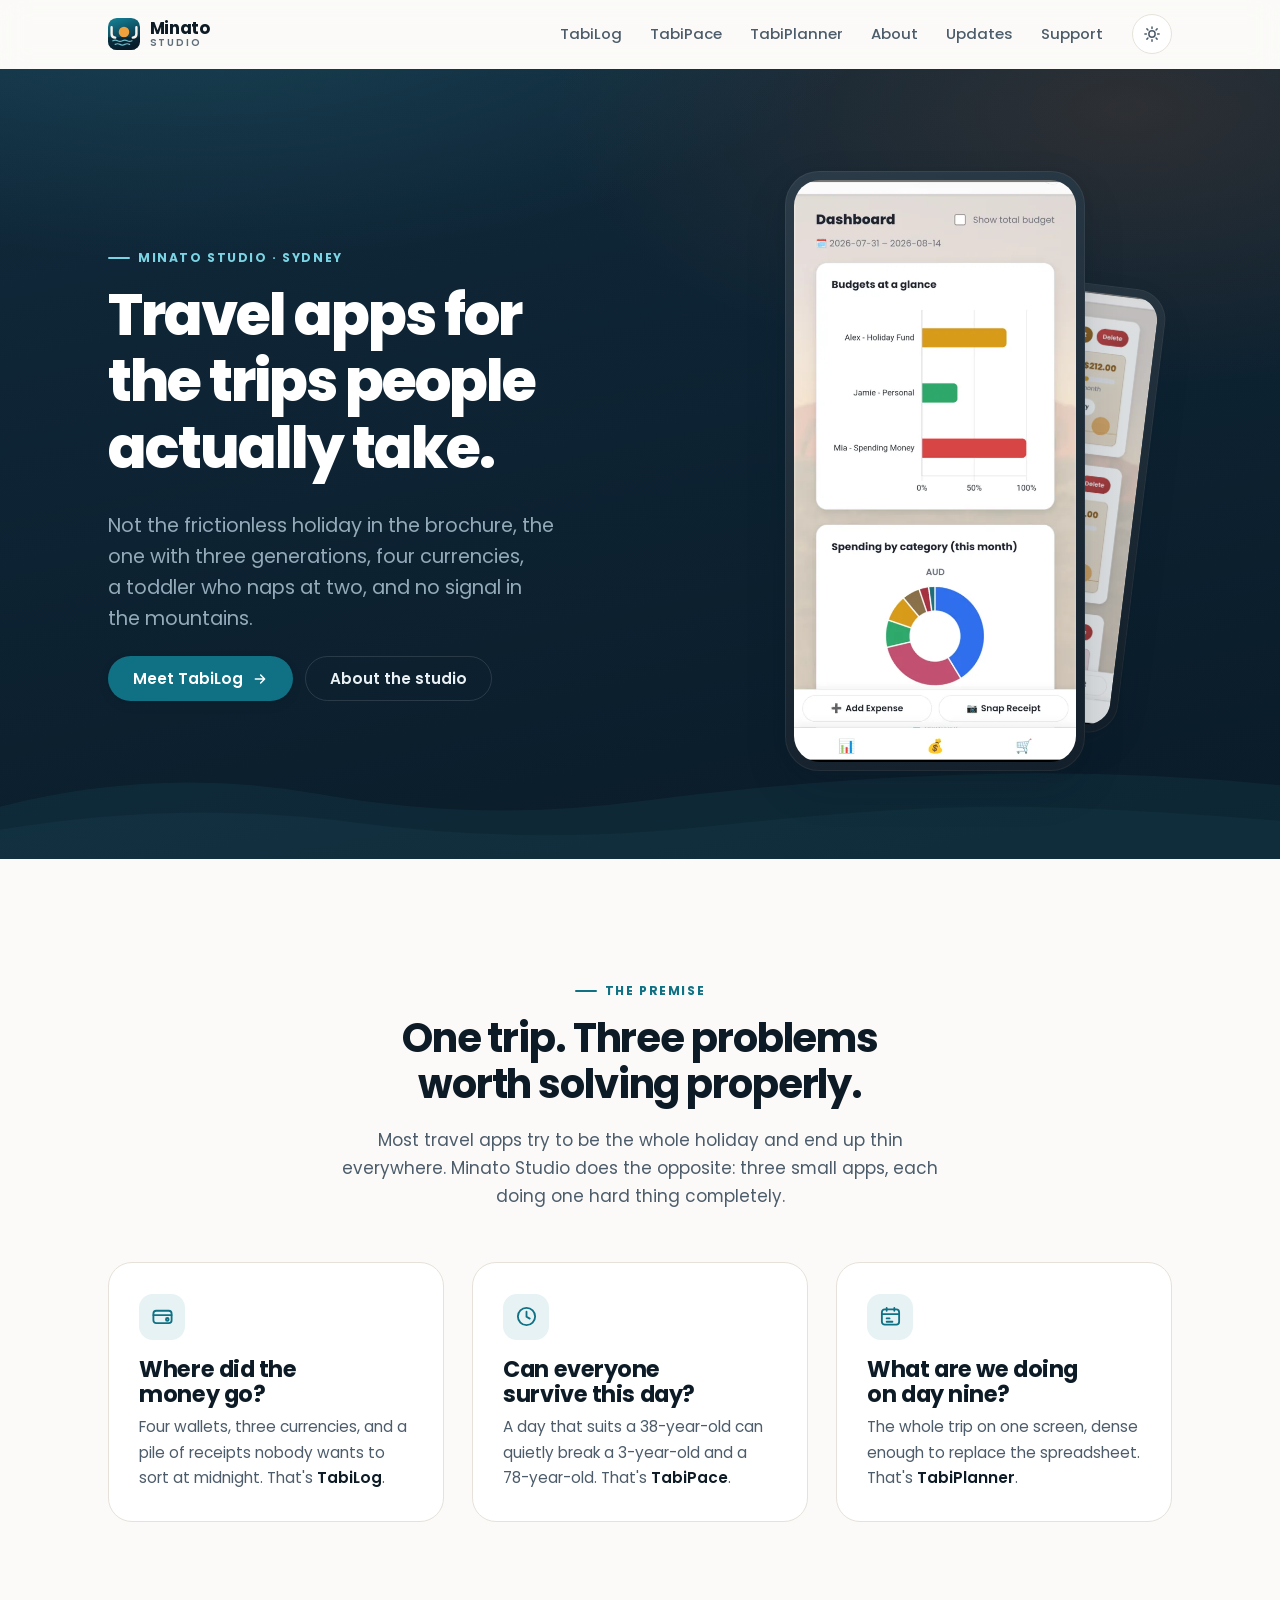
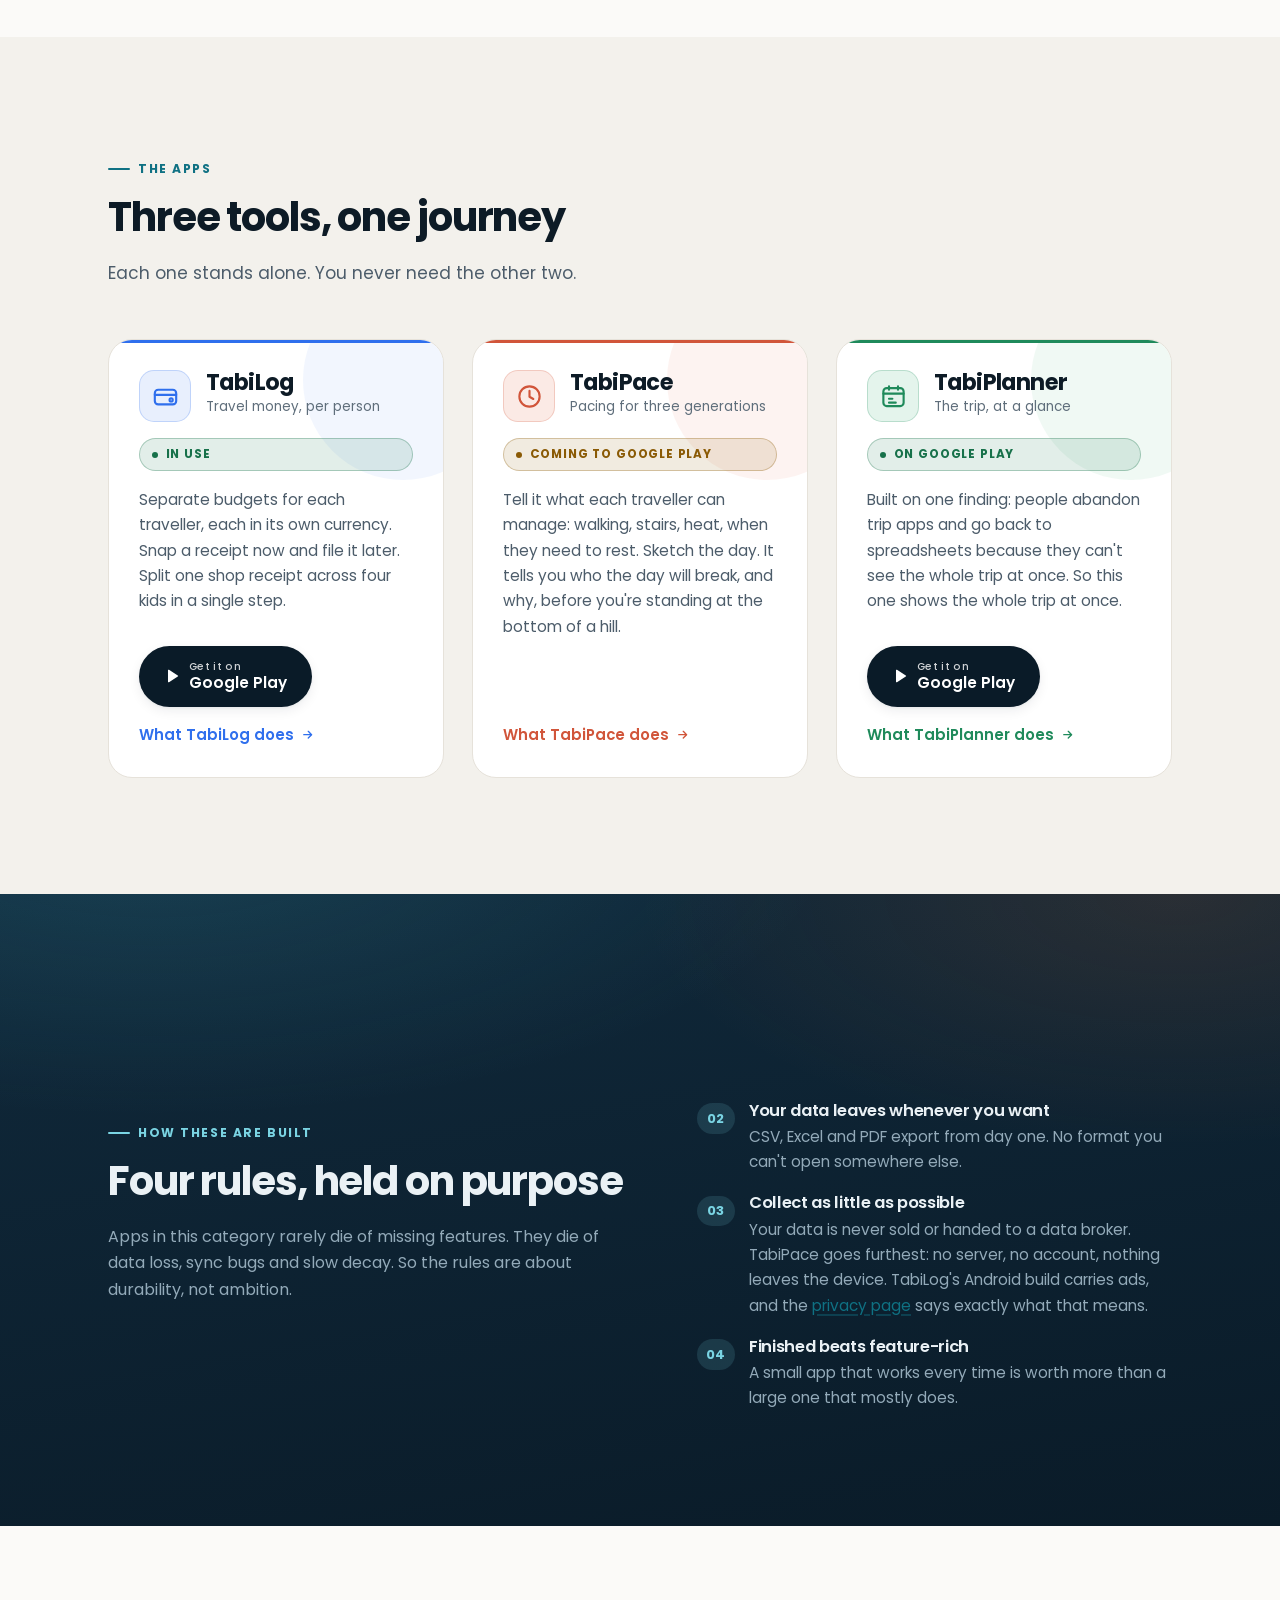
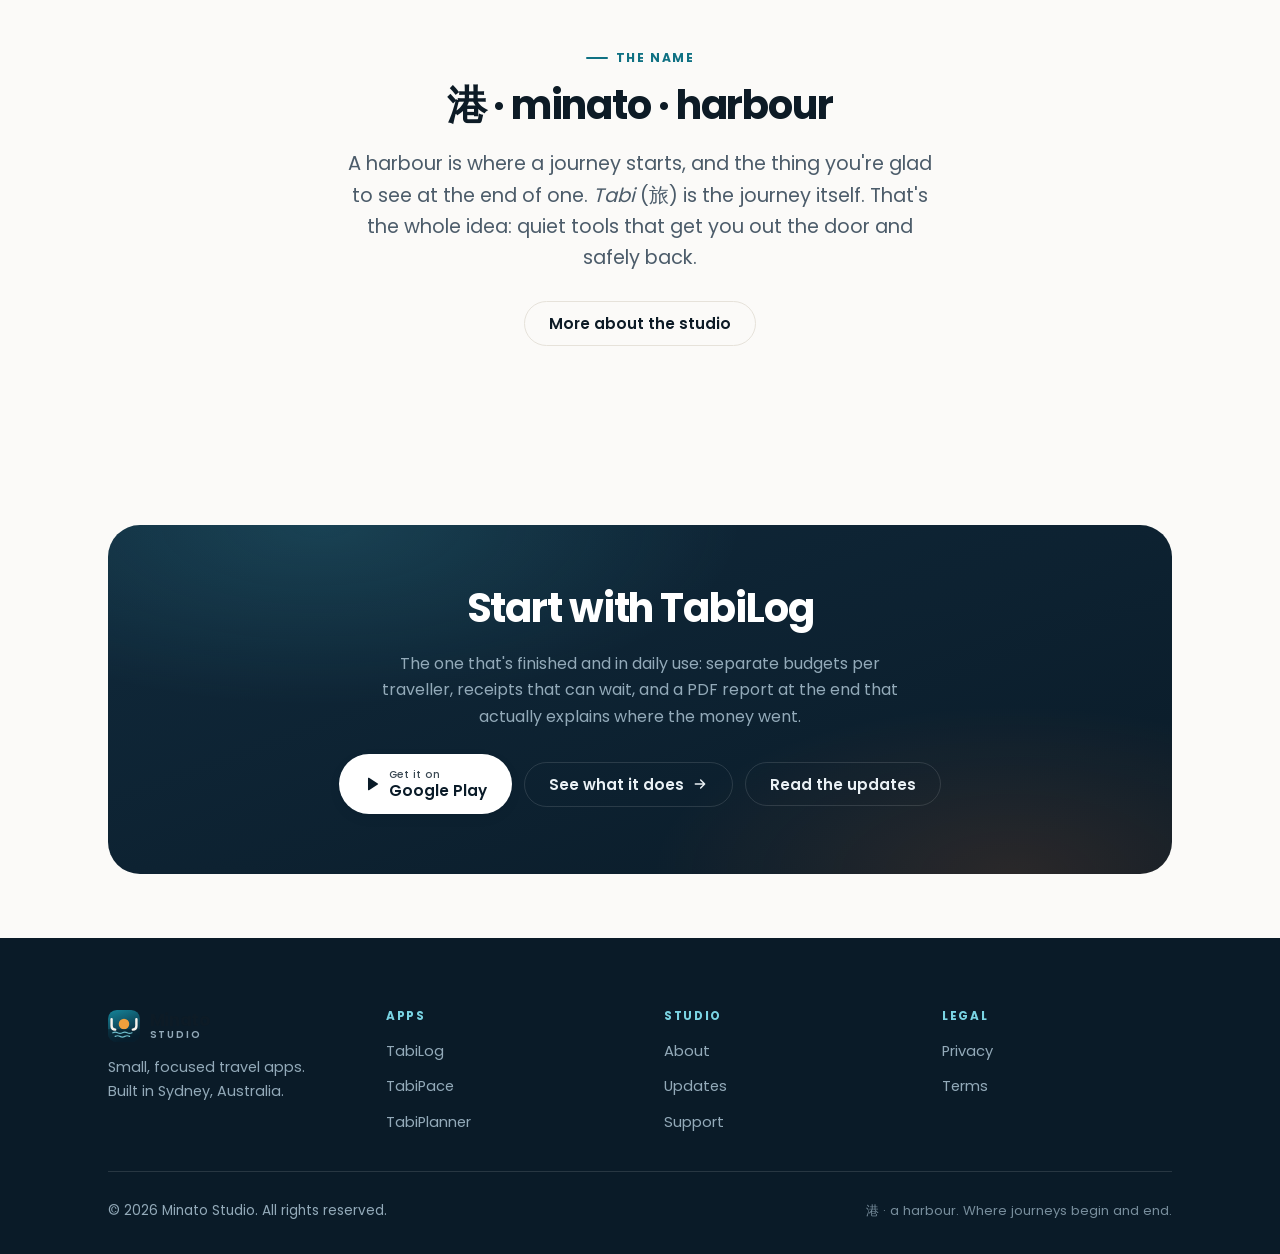
<file: index.html>
<!doctype html>
<html lang="en">
<head>
<meta charset="utf-8">
<meta name="viewport" content="width=device-width, initial-scale=1">
<title>Minato Studio: travel apps for the trips people actually take</title>
<meta name="description" content="Minato Studio builds small, focused travel apps: TabiLog for family travel money, TabiPace for multigenerational pacing, and TabiPlanner for dense trip planning. Offline-first, no lock-in, made in Sydney.">
<meta name="theme-color" content="#fbfaf8">
<link rel="icon" href="assets/img/minato-mark.svg" type="image/svg+xml">
<link rel="preload" href="assets/fonts/poppins-600.woff2" as="font" type="font/woff2" crossorigin>
<link rel="preload" href="assets/fonts/poppins-400.woff2" as="font" type="font/woff2" crossorigin>
<link rel="canonical" href="https://kairulbrewitt.github.io/minato-studio/">
<link rel="stylesheet" href="assets/css/site.css">
<meta property="og:type" content="website">
<meta property="og:title" content="Minato Studio">
<meta property="og:description" content="Small, focused travel apps. Offline-first, no lock-in, made in Sydney.">
<script>
/* Apply the saved theme before first paint, and flag that JS is available. */
(function(){var d=document.documentElement;d.classList.add('js');try{var t=localStorage.getItem('minato-theme');if(t==='dark'||t==='light'){d.setAttribute('data-theme',t);var m=document.querySelector('meta[name="theme-color"]');if(m)m.setAttribute('content',t==='dark'?'#08131c':'#fbfaf8');}}catch(e){}})();
</script>
<script type="application/ld+json">
{
  "@context": "https://schema.org",
  "@type": "Organization",
  "@id": "https://kairulbrewitt.github.io/minato-studio/#studio",
  "name": "Minato Studio",
  "url": "https://kairulbrewitt.github.io/minato-studio/",
  "email": "minatostudio26@gmail.com",
  "logo": "https://kairulbrewitt.github.io/minato-studio/assets/img/minato-mark.svg",
  "description": "Minato Studio builds small, focused travel apps: TabiLog for family travel money, TabiPace for multigenerational pacing, and TabiPlanner for dense trip planning. Offline-first, no lock-in, made in Sydney."
}
</script>
</head>
<body>

<a class="skip-link" href="#main">Skip to content</a>

<header class="site-header">
  <div class="wrap header-inner">
    <a class="brand" href="index.html" aria-label="Minato Studio, home">
      <svg class="brand-mark" viewBox="0 0 40 40" aria-hidden="true" focusable="false">
        <defs>
          <linearGradient id="bm" x1="0" y1="0" x2="0.35" y2="1">
            <stop offset="0" stop-color="#15859a"/><stop offset="1" stop-color="#0a2233"/>
          </linearGradient>
          <clipPath id="bc"><rect width="40" height="40" rx="11"/></clipPath>
        </defs>
        <g clip-path="url(#bc)">
          <rect width="40" height="40" fill="url(#bm)"/>
          <circle cx="20" cy="17.5" r="6.6" fill="#f0a03c"/>
          <rect y="24" width="40" height="16" fill="#071a27" opacity="0.55"/>
          <g stroke="#7fd6e4" stroke-width="1.5" stroke-linecap="round" fill="none" opacity="0.85">
            <path d="M6 28.5q3-1.6 6 0t6 0 6 0 6 0"/><path d="M9 33q3-1.6 6 0t6 0 6 0"/>
          </g>
          <g stroke="#f7f3ec" stroke-width="3" stroke-linecap="round" fill="none">
            <path d="M4.5 11.5v8.5q0 4.5 4.5 4.5"/><path d="M35.5 11.5v8.5q0 4.5-4.5 4.5"/>
          </g>
        </g>
      </svg>
      <span class="brand-name"><b>Minato</b><span>Studio</span></span>
    </a>

    <nav class="nav" id="site-nav" aria-label="Main">
      <a href="tabilog.html">TabiLog</a>
      <a href="tabipace.html">TabiPace</a>
      <a href="tabiplanner.html">TabiPlanner</a>
      <a href="about.html">About</a>
      <a href="updates.html">Updates</a>
      <a href="support.html">Support</a>
    </nav>

    <div class="header-tools">
      <button class="icon-btn theme-toggle" type="button" aria-label="Switch theme">
        <svg class="icon-sun" viewBox="0 0 24 24" fill="none" stroke="currentColor" stroke-width="2" stroke-linecap="round" aria-hidden="true">
          <circle cx="12" cy="12" r="4.2"/><path d="M12 2.5v2M12 19.5v2M2.5 12h2M19.5 12h2M5.2 5.2l1.4 1.4M17.4 17.4l1.4 1.4M18.8 5.2l-1.4 1.4M6.6 17.4l-1.4 1.4"/>
        </svg>
        <svg class="icon-moon" viewBox="0 0 24 24" fill="none" stroke="currentColor" stroke-width="2" stroke-linecap="round" stroke-linejoin="round" aria-hidden="true">
          <path d="M20 14.5A8.5 8.5 0 0 1 9.5 4a8.5 8.5 0 1 0 10.5 10.5z"/>
        </svg>
      </button>
      <button class="icon-btn nav-toggle" type="button" aria-expanded="false" aria-controls="site-nav" aria-label="Menu">
        <svg viewBox="0 0 24 24" fill="none" stroke="currentColor" stroke-width="2" stroke-linecap="round" aria-hidden="true">
          <path d="M4 7h16M4 12h16M4 17h16"/>
        </svg>
      </button>
    </div>
  </div>
</header>

<main id="main">

  <!-- ================================================== hero -->
  <section class="hero hero-deep">
    <svg class="hero-horizon" viewBox="0 0 1440 180" preserveAspectRatio="none" aria-hidden="true">
      <path d="M0 120q180-46 360-14t360 8 360-30 360 12v84H0z" fill="rgba(69,185,204,.14)"/>
      <path d="M0 146q200-34 400-8t400 4 320-22 320 16v44H0z" fill="rgba(69,185,204,.1)"/>
    </svg>

    <div class="wrap">
      <div class="hero-grid">
        <div class="hero-copy">
          <span class="eyebrow">Minato Studio · Sydney</span>
          <h1>Travel apps for the trips people actually take.</h1>
          <p class="lede">Not the frictionless holiday in the brochure, the one with three generations, four currencies, a toddler who naps at two, and no signal in the mountains.</p>
          <div class="btn-row">
            <a class="btn btn-primary" href="tabilog.html">
              Meet TabiLog
              <svg viewBox="0 0 24 24" fill="none" stroke="currentColor" stroke-width="2.2" stroke-linecap="round" stroke-linejoin="round" aria-hidden="true"><path d="M5 12h13M13 6l6 6-6 6"/></svg>
            </a>
            <a class="btn btn-ghost" href="about.html">About the studio</a>
          </div>
        </div>

        <div class="hero-art">
          <div class="phone-stack">
            <div class="phone phone-back" aria-hidden="true">
              <div class="phone-screen"><img src="assets/img/shots/app-budgets.webp" alt="" width="540" height="1113" loading="eager"></div>
            </div>
            <div class="phone">
              <div class="phone-screen">
                <img src="assets/img/shots/app-dashboard.webp" alt="The TabiLog dashboard, showing each traveller&apos;s budget against its monthly limit and a breakdown of spending by category." width="540" height="1113" loading="eager">
              </div>
            </div>
          </div>
        </div>
      </div>
    </div>
  </section>

  <!-- ================================================== premise -->
  <section class="section">
    <div class="wrap">
      <div class="section-head center">
        <span class="eyebrow">The premise</span>
        <h2>One trip. Three problems worth solving properly.</h2>
        <p>Most travel apps try to be the whole holiday and end up thin everywhere. Minato Studio does the opposite: three small apps, each doing one hard thing completely.</p>
      </div>

      <div class="grid grid-3">
        <article class="card reveal">
          <div class="feature-icon">
            <svg viewBox="0 0 24 24" fill="none" stroke="currentColor" stroke-width="1.9" stroke-linecap="round" stroke-linejoin="round" aria-hidden="true">
              <rect x="2.5" y="6" width="19" height="13" rx="3"/><path d="M2.5 10.5h19"/><circle cx="17" cy="15" r="1.4"/>
            </svg>
          </div>
          <h3>Where did the money go?</h3>
          <p>Four wallets, three currencies, and a pile of receipts nobody wants to sort at midnight. That's <strong>TabiLog</strong>.</p>
        </article>

        <article class="card reveal">
          <div class="feature-icon">
            <svg viewBox="0 0 24 24" fill="none" stroke="currentColor" stroke-width="1.9" stroke-linecap="round" stroke-linejoin="round" aria-hidden="true">
              <circle cx="12" cy="12" r="9"/><path d="M12 7v5.2l3.4 2"/>
            </svg>
          </div>
          <h3>Can everyone survive this day?</h3>
          <p>A day that suits a 38-year-old can quietly break a 3-year-old and a 78-year-old. That's <strong>TabiPace</strong>.</p>
        </article>

        <article class="card reveal">
          <div class="feature-icon">
            <svg viewBox="0 0 24 24" fill="none" stroke="currentColor" stroke-width="1.9" stroke-linecap="round" stroke-linejoin="round" aria-hidden="true">
              <rect x="3" y="4.5" width="18" height="16" rx="3"/><path d="M3 9.5h18M8 3v3M16 3v3M8 14h3M8 17.5h6"/>
            </svg>
          </div>
          <h3>What are we doing on day nine?</h3>
          <p>The whole trip on one screen, dense enough to replace the spreadsheet. That's <strong>TabiPlanner</strong>.</p>
        </article>
      </div>
    </div>
  </section>

  <!-- ================================================== the apps -->
  <section class="section section-sunk" id="apps">
    <div class="wrap">
      <div class="section-head">
        <span class="eyebrow">The apps</span>
        <h2>Three tools, one journey</h2>
        <p>Each one stands alone. You never need the other two.</p>
      </div>

      <div class="grid grid-3">

        <article class="card card-hover product-card tone-tabilog reveal">
          <div class="product-head">
            <span class="product-logo" aria-hidden="true">
              <svg viewBox="0 0 24 24" fill="none" stroke="currentColor" stroke-width="1.9" stroke-linecap="round" stroke-linejoin="round">
                <rect x="2.5" y="6" width="19" height="13" rx="3"/><path d="M2.5 10.5h19"/><circle cx="17" cy="15" r="1.4"/>
              </svg>
            </span>
            <div class="product-titles">
              <h3>TabiLog</h3>
              <span class="tag">Travel money, per person</span>
            </div>
          </div>
          <span class="pill pill-live">In use</span>
          <p>Separate budgets for each traveller, each in its own currency. Snap a receipt now and file it later. Split one shop receipt across four kids in a single step.</p>
          <a class="btn btn-play" href="https://play.google.com/store/apps/details?id=com.tabilog.app">
            <svg viewBox="0 0 24 24" fill="currentColor" aria-hidden="true"><path d="M6 3.5v17a1 1 0 0 0 1.53.85l13.2-8.5a1 1 0 0 0 0-1.7L7.53 2.65A1 1 0 0 0 6 3.5Z"/></svg>
            <span class="btn-play-text"><small>Get it on</small>Google Play</span>
          </a>
          <a class="product-link stretch" href="tabilog.html">
            What TabiLog does
            <svg viewBox="0 0 24 24" fill="none" stroke="currentColor" stroke-width="2.4" stroke-linecap="round" stroke-linejoin="round" aria-hidden="true"><path d="M5 12h13M13 6l6 6-6 6"/></svg>
          </a>
        </article>

        <article class="card card-hover product-card tone-tabipace reveal">
          <div class="product-head">
            <span class="product-logo" aria-hidden="true">
              <svg viewBox="0 0 24 24" fill="none" stroke="currentColor" stroke-width="1.9" stroke-linecap="round" stroke-linejoin="round">
                <circle cx="12" cy="12" r="9"/><path d="M12 7v5.2l3.4 2"/>
              </svg>
            </span>
            <div class="product-titles">
              <h3>TabiPace</h3>
              <span class="tag">Pacing for three generations</span>
            </div>
          </div>
          <span class="pill pill-soon">Coming to Google Play</span>
          <p>Tell it what each traveller can manage: walking, stairs, heat, when they need to rest. Sketch the day. It tells you who the day will break, and why, before you're standing at the bottom of a hill.</p>
          <a class="product-link stretch" href="tabipace.html">
            What TabiPace does
            <svg viewBox="0 0 24 24" fill="none" stroke="currentColor" stroke-width="2.4" stroke-linecap="round" stroke-linejoin="round" aria-hidden="true"><path d="M5 12h13M13 6l6 6-6 6"/></svg>
          </a>
        </article>

        <article class="card card-hover product-card tone-tabiplanner reveal">
          <div class="product-head">
            <span class="product-logo" aria-hidden="true">
              <svg viewBox="0 0 24 24" fill="none" stroke="currentColor" stroke-width="1.9" stroke-linecap="round" stroke-linejoin="round">
                <rect x="3" y="4.5" width="18" height="16" rx="3"/><path d="M3 9.5h18M8 3v3M16 3v3M8 14h3M8 17.5h6"/>
              </svg>
            </span>
            <div class="product-titles">
              <h3>TabiPlanner</h3>
              <span class="tag">The trip, at a glance</span>
            </div>
          </div>
          <span class="pill pill-live">On Google Play</span>
          <p>Built on one finding: people abandon trip apps and go back to spreadsheets because they can't see the whole trip at once. So this one shows the whole trip at once.</p>
          <a class="btn btn-play" href="https://play.google.com/store/apps/details?id=com.tabiplanner.app">
            <svg viewBox="0 0 24 24" fill="currentColor" aria-hidden="true"><path d="M6 3.5v17a1 1 0 0 0 1.53.85l13.2-8.5a1 1 0 0 0 0-1.7L7.53 2.65A1 1 0 0 0 6 3.5Z"/></svg>
            <span class="btn-play-text"><small>Get it on</small>Google Play</span>
          </a>
          <a class="product-link stretch" href="tabiplanner.html">
            What TabiPlanner does
            <svg viewBox="0 0 24 24" fill="none" stroke="currentColor" stroke-width="2.4" stroke-linecap="round" stroke-linejoin="round" aria-hidden="true"><path d="M5 12h13M13 6l6 6-6 6"/></svg>
          </a>
        </article>

      </div>
    </div>
  </section>

  <!-- ================================================== principles -->
  <section class="section section-deep">
    <div class="wrap">
      <div class="hero-grid">
        <div>
          <span class="eyebrow">How these are built</span>
          <h2>Four rules, held on purpose</h2>
          <p>Apps in this category rarely die of missing features. They die of data loss, sync bugs and slow decay. So the rules are about durability, not ambition.</p>
        </div>

        <ol class="principles">
          <li class="reveal">
            <h4>Offline is the default, not the upgrade</h4>
            <p>These get used in rural Japan with no signal. Nothing important should wait for a network.</p>
          </li>
          <li class="reveal">
            <h4>Your data leaves whenever you want</h4>
            <p>CSV, Excel and PDF export from day one. No format you can't open somewhere else.</p>
          </li>
          <li class="reveal">
            <h4>Collect as little as possible</h4>
            <p>Your data is never sold or handed to a data broker. TabiPace goes furthest: no server, no account, nothing leaves the device. TabiLog&apos;s Android build carries ads, and the <a class="link" href="privacy.html">privacy page</a> says exactly what that means.</p>
          </li>
          <li class="reveal">
            <h4>Finished beats feature-rich</h4>
            <p>A small app that works every time is worth more than a large one that mostly does.</p>
          </li>
        </ol>
      </div>
    </div>
  </section>

  <!-- ================================================== name -->
  <section class="section">
    <div class="wrap wrap-narrow center">
      <span class="eyebrow center-x" style="display:inline-flex;">The name</span>
      <h2>港 · minato · harbour</h2>
      <p class="lede">A harbour is where a journey starts, and the thing you're glad to see at the end of one. <em>Tabi</em> (旅) is the journey itself. That's the whole idea: quiet tools that get you out the door and safely back.</p>
      <div class="btn-row center" style="margin-top:1.75rem;">
        <a class="btn btn-ghost" href="about.html">More about the studio</a>
      </div>
    </div>
  </section>

  <!-- ================================================== cta -->
  <section class="section-sm">
    <div class="wrap">
      <div class="cta-band reveal">
        <h2>Start with TabiLog</h2>
        <p>The one that's finished and in daily use: separate budgets per traveller, receipts that can wait, and a PDF report at the end that actually explains where the money went.</p>
        <div class="btn-row center" style="margin-top:1.5rem;">
          <a class="btn btn-play" href="https://play.google.com/store/apps/details?id=com.tabilog.app">
            <svg viewBox="0 0 24 24" fill="currentColor" aria-hidden="true"><path d="M6 3.5v17a1 1 0 0 0 1.53.85l13.2-8.5a1 1 0 0 0 0-1.7L7.53 2.65A1 1 0 0 0 6 3.5Z"/></svg>
            <span class="btn-play-text"><small>Get it on</small>Google Play</span>
          </a>
          <a class="btn btn-ghost" href="tabilog.html">
            See what it does
            <svg viewBox="0 0 24 24" fill="none" stroke="currentColor" stroke-width="2.2" stroke-linecap="round" stroke-linejoin="round" aria-hidden="true"><path d="M5 12h13M13 6l6 6-6 6"/></svg>
          </a>
          <a class="btn btn-ghost" href="updates.html">Read the updates</a>
        </div>
      </div>
    </div>
  </section>

</main>

<footer class="site-footer">
  <div class="wrap">
    <div class="footer-grid">
      <div class="footer-brand">
        <a class="brand" href="index.html">
          <svg class="brand-mark" viewBox="0 0 40 40" aria-hidden="true" focusable="false">
            <defs>
              <linearGradient id="fm" x1="0" y1="0" x2="0.35" y2="1"><stop offset="0" stop-color="#15859a"/><stop offset="1" stop-color="#0a2233"/></linearGradient>
              <clipPath id="fc"><rect width="40" height="40" rx="11"/></clipPath>
            </defs>
            <g clip-path="url(#fc)">
              <rect width="40" height="40" fill="url(#fm)"/>
              <circle cx="20" cy="17.5" r="6.6" fill="#f0a03c"/>
              <rect y="24" width="40" height="16" fill="#071a27" opacity="0.55"/>
              <g stroke="#7fd6e4" stroke-width="1.5" stroke-linecap="round" fill="none" opacity="0.85"><path d="M6 28.5q3-1.6 6 0t6 0 6 0 6 0"/><path d="M9 33q3-1.6 6 0t6 0 6 0"/></g>
              <g stroke="#f7f3ec" stroke-width="3" stroke-linecap="round" fill="none"><path d="M4.5 11.5v8.5q0 4.5 4.5 4.5"/><path d="M35.5 11.5v8.5q0 4.5-4.5 4.5"/></g>
            </g>
          </svg>
          <span class="brand-name"><b>Minato</b><span>Studio</span></span>
        </a>
        <p>Small, focused travel apps. Built in Sydney, Australia.</p>
      </div>

      <div class="footer-col">
        <h4>Apps</h4>
        <ul>
          <li><a href="tabilog.html">TabiLog</a></li>
          <li><a href="tabipace.html">TabiPace</a></li>
          <li><a href="tabiplanner.html">TabiPlanner</a></li>
        </ul>
      </div>

      <div class="footer-col">
        <h4>Studio</h4>
        <ul>
          <li><a href="about.html">About</a></li>
          <li><a href="updates.html">Updates</a></li>
          <li><a href="support.html">Support</a></li>
        </ul>
      </div>

      <div class="footer-col">
        <h4>Legal</h4>
        <ul>
          <li><a href="privacy.html">Privacy</a></li>
          <li><a href="terms.html">Terms</a></li>
        </ul>
      </div>
    </div>

    <div class="footer-bottom">
      <p>© <span data-year>2026</span> Minato Studio. All rights reserved.</p>
      <p class="footer-jp">港 · a harbour. Where journeys begin and end.</p>
    </div>
  </div>
</footer>

<script src="assets/js/site.js" defer></script>
</body>
</html>
</file>
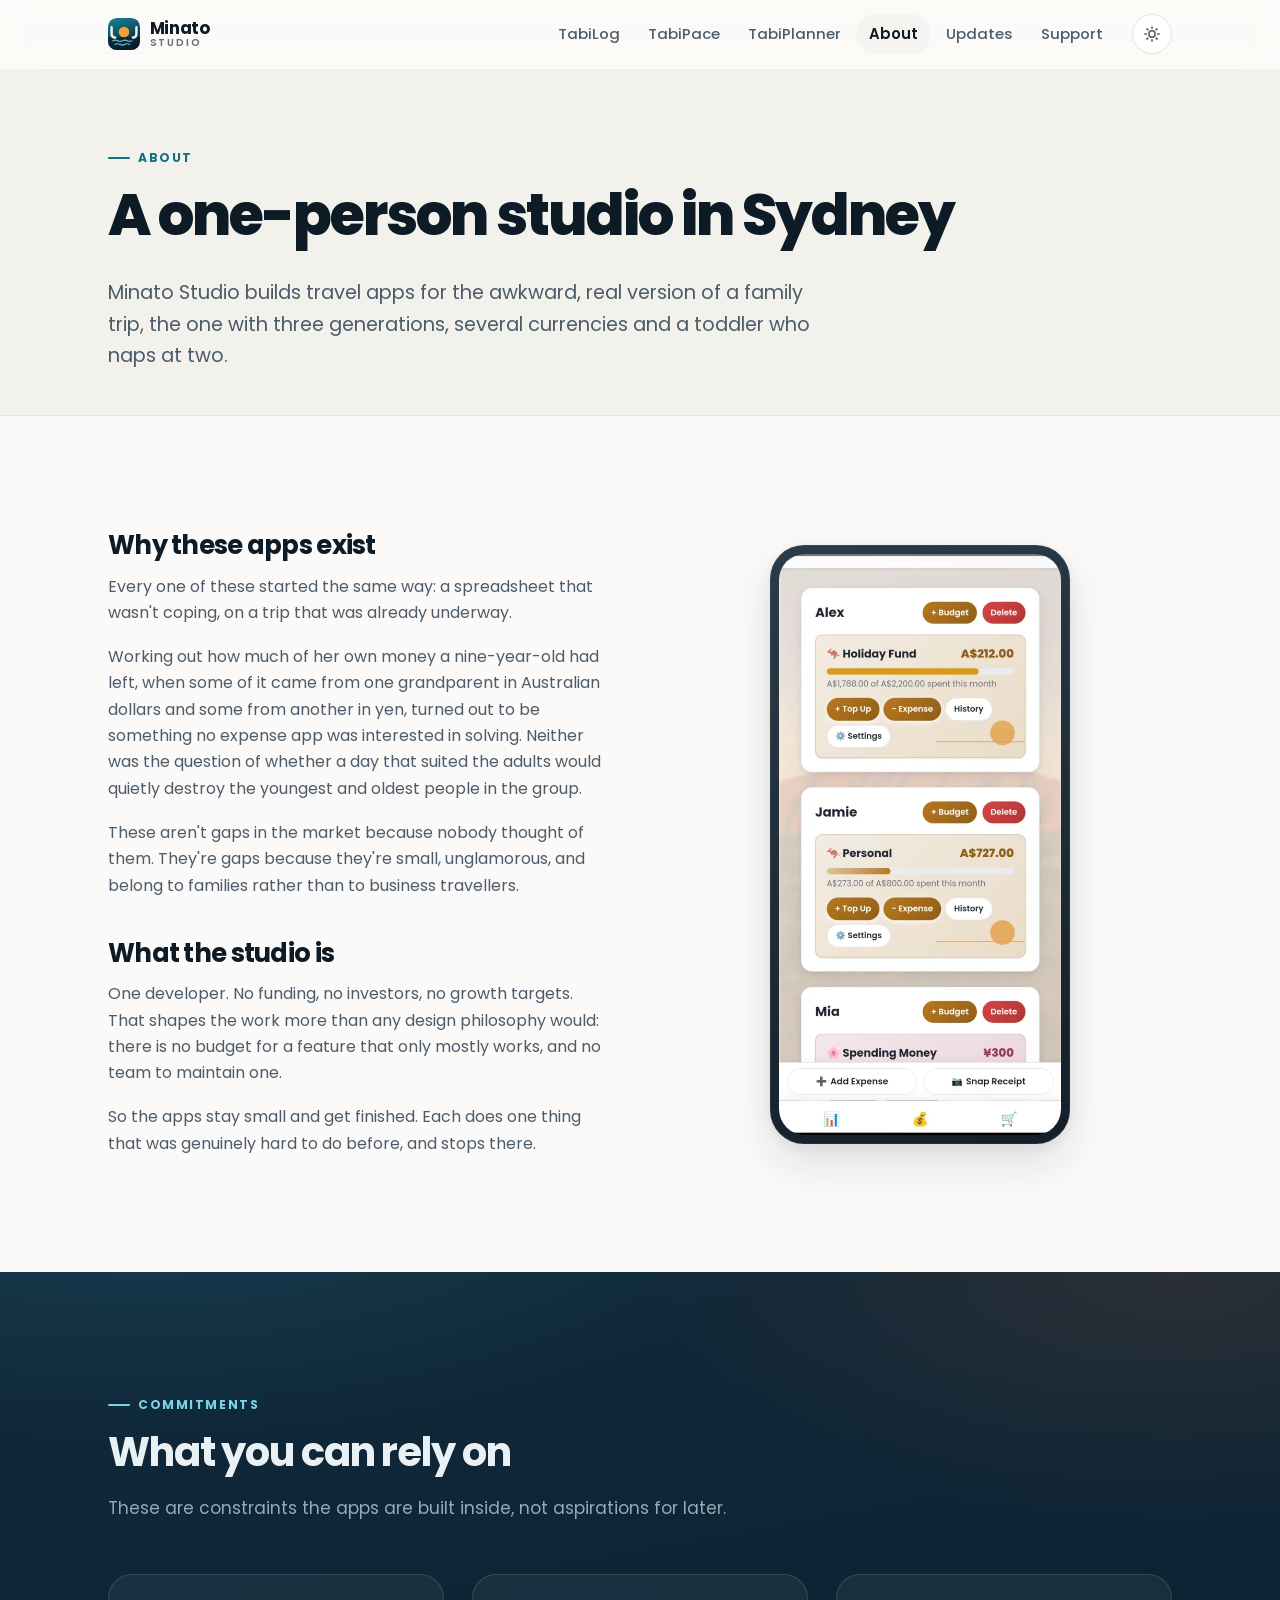
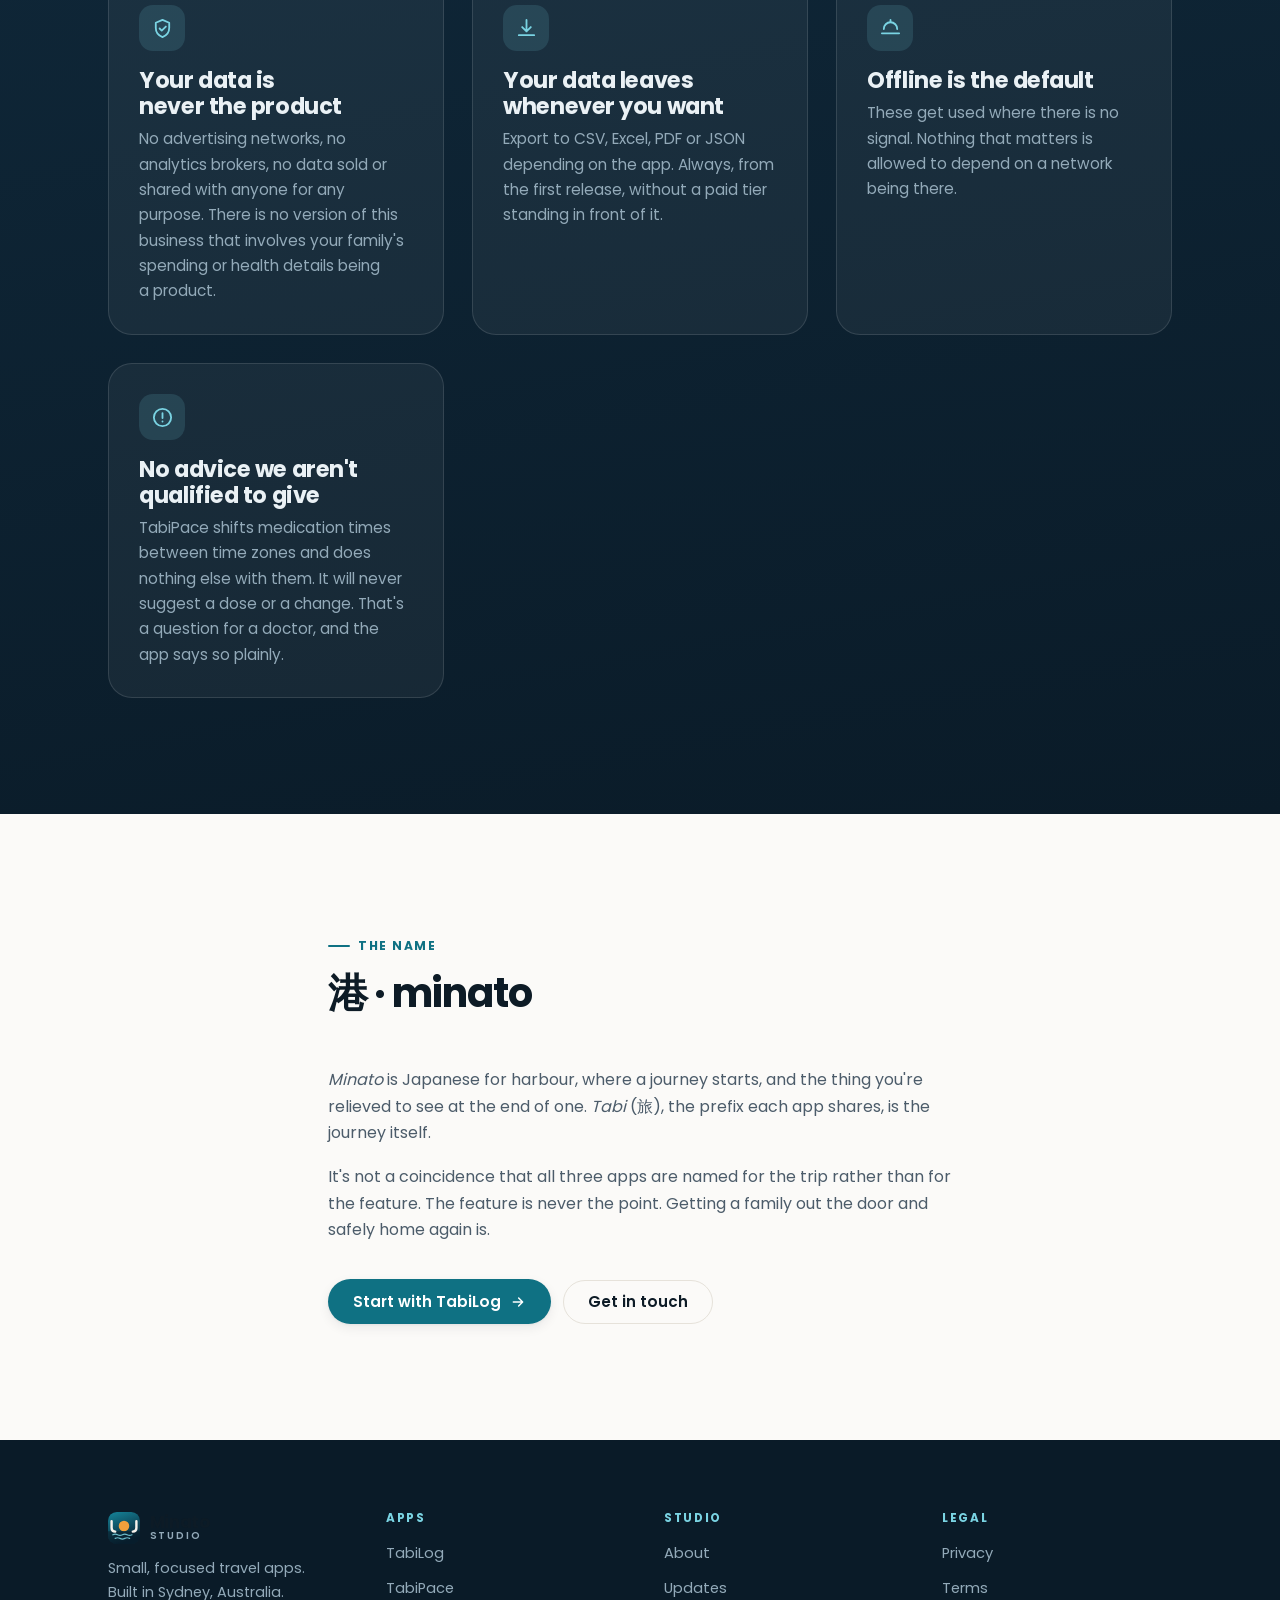
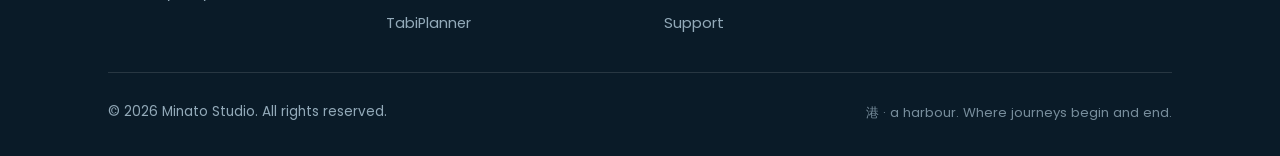
<file: about.html>
<!doctype html>
<html lang="en">
<head>
<meta charset="utf-8">
<meta name="viewport" content="width=device-width, initial-scale=1">
<title>About Minato Studio: a one-person travel app studio in Sydney</title>
<meta name="description" content="Minato Studio is a one-person software studio in Sydney building small, focused travel apps for the real version of a family trip. No funding, no data sold, and offline by default.">
<meta name="theme-color" content="#fbfaf8">
<link rel="icon" href="assets/img/minato-mark.svg" type="image/svg+xml">
<link rel="preload" href="assets/fonts/poppins-600.woff2" as="font" type="font/woff2" crossorigin>
<link rel="preload" href="assets/fonts/poppins-400.woff2" as="font" type="font/woff2" crossorigin>
<link rel="canonical" href="https://kairulbrewitt.github.io/minato-studio/about.html">
<link rel="stylesheet" href="assets/css/site.css">
<meta property="og:type" content="website">
<meta property="og:title" content="About Minato Studio">
<meta property="og:description" content="Minato Studio is a one-person software studio in Sydney building small, focused travel apps for the real version of a family trip. No funding, no data sold, and offline by default.">
<script>
(function(){var d=document.documentElement;d.classList.add('js');try{var t=localStorage.getItem('minato-theme');if(t==='dark'||t==='light'){d.setAttribute('data-theme',t);var m=document.querySelector('meta[name="theme-color"]');if(m)m.setAttribute('content',t==='dark'?'#08131c':'#fbfaf8');}}catch(e){}})();
</script>
</head>
<body>

<a class="skip-link" href="#main">Skip to content</a>

<header class="site-header">
  <div class="wrap header-inner">
    <a class="brand" href="index.html" aria-label="Minato Studio, home">
      <svg class="brand-mark" viewBox="0 0 40 40" aria-hidden="true" focusable="false">
        <defs>
          <linearGradient id="bm" x1="0" y1="0" x2="0.35" y2="1"><stop offset="0" stop-color="#15859a"/><stop offset="1" stop-color="#0a2233"/></linearGradient>
          <clipPath id="bc"><rect width="40" height="40" rx="11"/></clipPath>
        </defs>
        <g clip-path="url(#bc)">
          <rect width="40" height="40" fill="url(#bm)"/>
          <circle cx="20" cy="17.5" r="6.6" fill="#f0a03c"/>
          <rect y="24" width="40" height="16" fill="#071a27" opacity="0.55"/>
          <g stroke="#7fd6e4" stroke-width="1.5" stroke-linecap="round" fill="none" opacity="0.85"><path d="M6 28.5q3-1.6 6 0t6 0 6 0 6 0"/><path d="M9 33q3-1.6 6 0t6 0 6 0"/></g>
          <g stroke="#f7f3ec" stroke-width="3" stroke-linecap="round" fill="none"><path d="M4.5 11.5v8.5q0 4.5 4.5 4.5"/><path d="M35.5 11.5v8.5q0 4.5-4.5 4.5"/></g>
        </g>
      </svg>
      <span class="brand-name"><b>Minato</b><span>Studio</span></span>
    </a>

    <nav class="nav" id="site-nav" aria-label="Main">
      <a href="tabilog.html">TabiLog</a>
      <a href="tabipace.html">TabiPace</a>
      <a href="tabiplanner.html">TabiPlanner</a>
      <a href="about.html" aria-current="page">About</a>
      <a href="updates.html">Updates</a>
      <a href="support.html">Support</a>
    </nav>

    <div class="header-tools">
      <button class="icon-btn theme-toggle" type="button" aria-label="Switch theme">
        <svg class="icon-sun" viewBox="0 0 24 24" fill="none" stroke="currentColor" stroke-width="2" stroke-linecap="round" aria-hidden="true"><circle cx="12" cy="12" r="4.2"/><path d="M12 2.5v2M12 19.5v2M2.5 12h2M19.5 12h2M5.2 5.2l1.4 1.4M17.4 17.4l1.4 1.4M18.8 5.2l-1.4 1.4M6.6 17.4l-1.4 1.4"/></svg>
        <svg class="icon-moon" viewBox="0 0 24 24" fill="none" stroke="currentColor" stroke-width="2" stroke-linecap="round" stroke-linejoin="round" aria-hidden="true"><path d="M20 14.5A8.5 8.5 0 0 1 9.5 4a8.5 8.5 0 1 0 10.5 10.5z"/></svg>
      </button>
      <button class="icon-btn nav-toggle" type="button" aria-expanded="false" aria-controls="site-nav" aria-label="Menu">
        <svg viewBox="0 0 24 24" fill="none" stroke="currentColor" stroke-width="2" stroke-linecap="round" aria-hidden="true"><path d="M4 7h16M4 12h16M4 17h16"/></svg>
      </button>
    </div>
  </div>
</header>

<main id="main">
  <section class="page-head">
    <div class="wrap">
      <span class="eyebrow">About</span>
      <h1>A one-person studio in Sydney</h1>
      <p class="lede">Minato Studio builds travel apps for the awkward, real version of a family trip, the one with three generations, several currencies and a toddler who naps at two.</p>
    </div>
  </section>

  <section class="section">
    <div class="wrap">
      <div class="feature-row">
        <div class="feature-row-copy prose">
          <h2>Why these apps exist</h2>
          <p>Every one of these started the same way: a spreadsheet that wasn't coping, on a trip that was already underway.</p>
          <p>Working out how much of her own money a nine-year-old had left, when some of it came from one grandparent in Australian dollars and some from another in yen, turned out to be something no expense app was interested in solving. Neither was the question of whether a day that suited the adults would quietly destroy the youngest and oldest people in the group.</p>
          <p>These aren't gaps in the market because nobody thought of them. They're gaps because they're small, unglamorous, and belong to families rather than to business travellers.</p>

          <h2>What the studio is</h2>
          <p>One developer. No funding, no investors, no growth targets. That shapes the work more than any design philosophy would: there is no budget for a feature that only mostly works, and no team to maintain one.</p>
          <p>So the apps stay small and get finished. Each does one thing that was genuinely hard to do before, and stops there.</p>
        </div>

        <div class="feature-row-art">
          <div class="phone">
            <div class="phone-screen">
              <img src="assets/img/shots/app-budgets.webp" alt="TabiLog&apos;s budgets screen: a card per traveller holding their separate budgets, each in its own currency." width="540" height="1113" loading="lazy">
            </div>
          </div>
        </div>
      </div>
    </div>
  </section>

  <section class="section section-deep">
    <div class="wrap">
      <div class="section-head">
        <span class="eyebrow">Commitments</span>
        <h2>What you can rely on</h2>
        <p>These are constraints the apps are built inside, not aspirations for later.</p>
      </div>

      <div class="grid grid-2">
        <article class="card reveal">
          <div class="feature-icon">
            <svg viewBox="0 0 24 24" fill="none" stroke="currentColor" stroke-width="1.9" stroke-linecap="round" stroke-linejoin="round" aria-hidden="true"><path d="M12 3l7 3v5.5c0 4.3-2.9 7.9-7 9.5-4.1-1.6-7-5.2-7-9.5V6z"/><path d="M9 12l2.2 2.2L15.5 10"/></svg>
          </div>
          <h3>Your data is never the product</h3>
          <p>No advertising networks, no analytics brokers, no data sold or shared with anyone for any purpose. There is no version of this business that involves your family's spending or health details being a product.</p>
        </article>

        <article class="card reveal">
          <div class="feature-icon">
            <svg viewBox="0 0 24 24" fill="none" stroke="currentColor" stroke-width="1.9" stroke-linecap="round" stroke-linejoin="round" aria-hidden="true"><path d="M12 3v12M7.5 10.5L12 15l4.5-4.5M4 19h16"/></svg>
          </div>
          <h3>Your data leaves whenever you want</h3>
          <p>Export to CSV, Excel, PDF or JSON depending on the app. Always, from the first release, without a paid tier standing in front of it.</p>
        </article>

        <article class="card reveal">
          <div class="feature-icon">
            <svg viewBox="0 0 24 24" fill="none" stroke="currentColor" stroke-width="1.9" stroke-linecap="round" stroke-linejoin="round" aria-hidden="true"><path d="M5 12.5a7 7 0 0 1 14 0"/><path d="M3 17h18"/><path d="M12 3v2"/></svg>
          </div>
          <h3>Offline is the default</h3>
          <p>These get used where there is no signal. Nothing that matters is allowed to depend on a network being there.</p>
        </article>

        <article class="card reveal">
          <div class="feature-icon">
            <svg viewBox="0 0 24 24" fill="none" stroke="currentColor" stroke-width="1.9" stroke-linecap="round" stroke-linejoin="round" aria-hidden="true"><circle cx="12" cy="12" r="9"/><path d="M12 7.5v5M12 16v.2"/></svg>
          </div>
          <h3>No advice we aren't qualified to give</h3>
          <p>TabiPace shifts medication times between time zones and does nothing else with them. It will never suggest a dose or a change. That's a question for a doctor, and the app says so plainly.</p>
        </article>
      </div>
    </div>
  </section>

  <section class="section">
    <div class="wrap wrap-narrow">
      <div class="section-head">
        <span class="eyebrow">The name</span>
        <h2>港 · minato</h2>
      </div>
      <div class="prose">
        <p><em>Minato</em> is Japanese for harbour, where a journey starts, and the thing you're relieved to see at the end of one. <em>Tabi</em> (旅), the prefix each app shares, is the journey itself.</p>
        <p>It's not a coincidence that all three apps are named for the trip rather than for the feature. The feature is never the point. Getting a family out the door and safely home again is.</p>
      </div>

      <div class="btn-row" style="margin-top:2.25rem;">
        <a class="btn btn-primary" href="tabilog.html">
          Start with TabiLog
          <svg viewBox="0 0 24 24" fill="none" stroke="currentColor" stroke-width="2.2" stroke-linecap="round" stroke-linejoin="round" aria-hidden="true"><path d="M5 12h13M13 6l6 6-6 6"/></svg>
        </a>
        <a class="btn btn-ghost" href="support.html">Get in touch</a>
      </div>
    </div>
  </section>

</main>

<footer class="site-footer">
  <div class="wrap">
    <div class="footer-grid">
      <div class="footer-brand">
        <a class="brand" href="index.html">
          <svg class="brand-mark" viewBox="0 0 40 40" aria-hidden="true" focusable="false">
        <defs>
          <linearGradient id="fm" x1="0" y1="0" x2="0.35" y2="1"><stop offset="0" stop-color="#15859a"/><stop offset="1" stop-color="#0a2233"/></linearGradient>
          <clipPath id="fc"><rect width="40" height="40" rx="11"/></clipPath>
        </defs>
        <g clip-path="url(#fc)">
          <rect width="40" height="40" fill="url(#fm)"/>
          <circle cx="20" cy="17.5" r="6.6" fill="#f0a03c"/>
          <rect y="24" width="40" height="16" fill="#071a27" opacity="0.55"/>
          <g stroke="#7fd6e4" stroke-width="1.5" stroke-linecap="round" fill="none" opacity="0.85"><path d="M6 28.5q3-1.6 6 0t6 0 6 0 6 0"/><path d="M9 33q3-1.6 6 0t6 0 6 0"/></g>
          <g stroke="#f7f3ec" stroke-width="3" stroke-linecap="round" fill="none"><path d="M4.5 11.5v8.5q0 4.5 4.5 4.5"/><path d="M35.5 11.5v8.5q0 4.5-4.5 4.5"/></g>
        </g>
      </svg>
          <span class="brand-name"><b>Minato</b><span>Studio</span></span>
        </a>
        <p>Small, focused travel apps. Built in Sydney, Australia.</p>
      </div>
      <div class="footer-col">
        <h4>Apps</h4>
        <ul><li><a href="tabilog.html">TabiLog</a></li><li><a href="tabipace.html">TabiPace</a></li><li><a href="tabiplanner.html">TabiPlanner</a></li></ul>
      </div>
      <div class="footer-col">
        <h4>Studio</h4>
        <ul><li><a href="about.html">About</a></li><li><a href="updates.html">Updates</a></li><li><a href="support.html">Support</a></li></ul>
      </div>
      <div class="footer-col">
        <h4>Legal</h4>
        <ul><li><a href="privacy.html">Privacy</a></li><li><a href="terms.html">Terms</a></li></ul>
      </div>
    </div>
    <div class="footer-bottom">
      <p>&copy; <span data-year>2026</span> Minato Studio. All rights reserved.</p>
      <p class="footer-jp">港 · a harbour. Where journeys begin and end.</p>
    </div>
  </div>
</footer>

<script src="assets/js/site.js" defer></script>
</body>
</html>
</file>
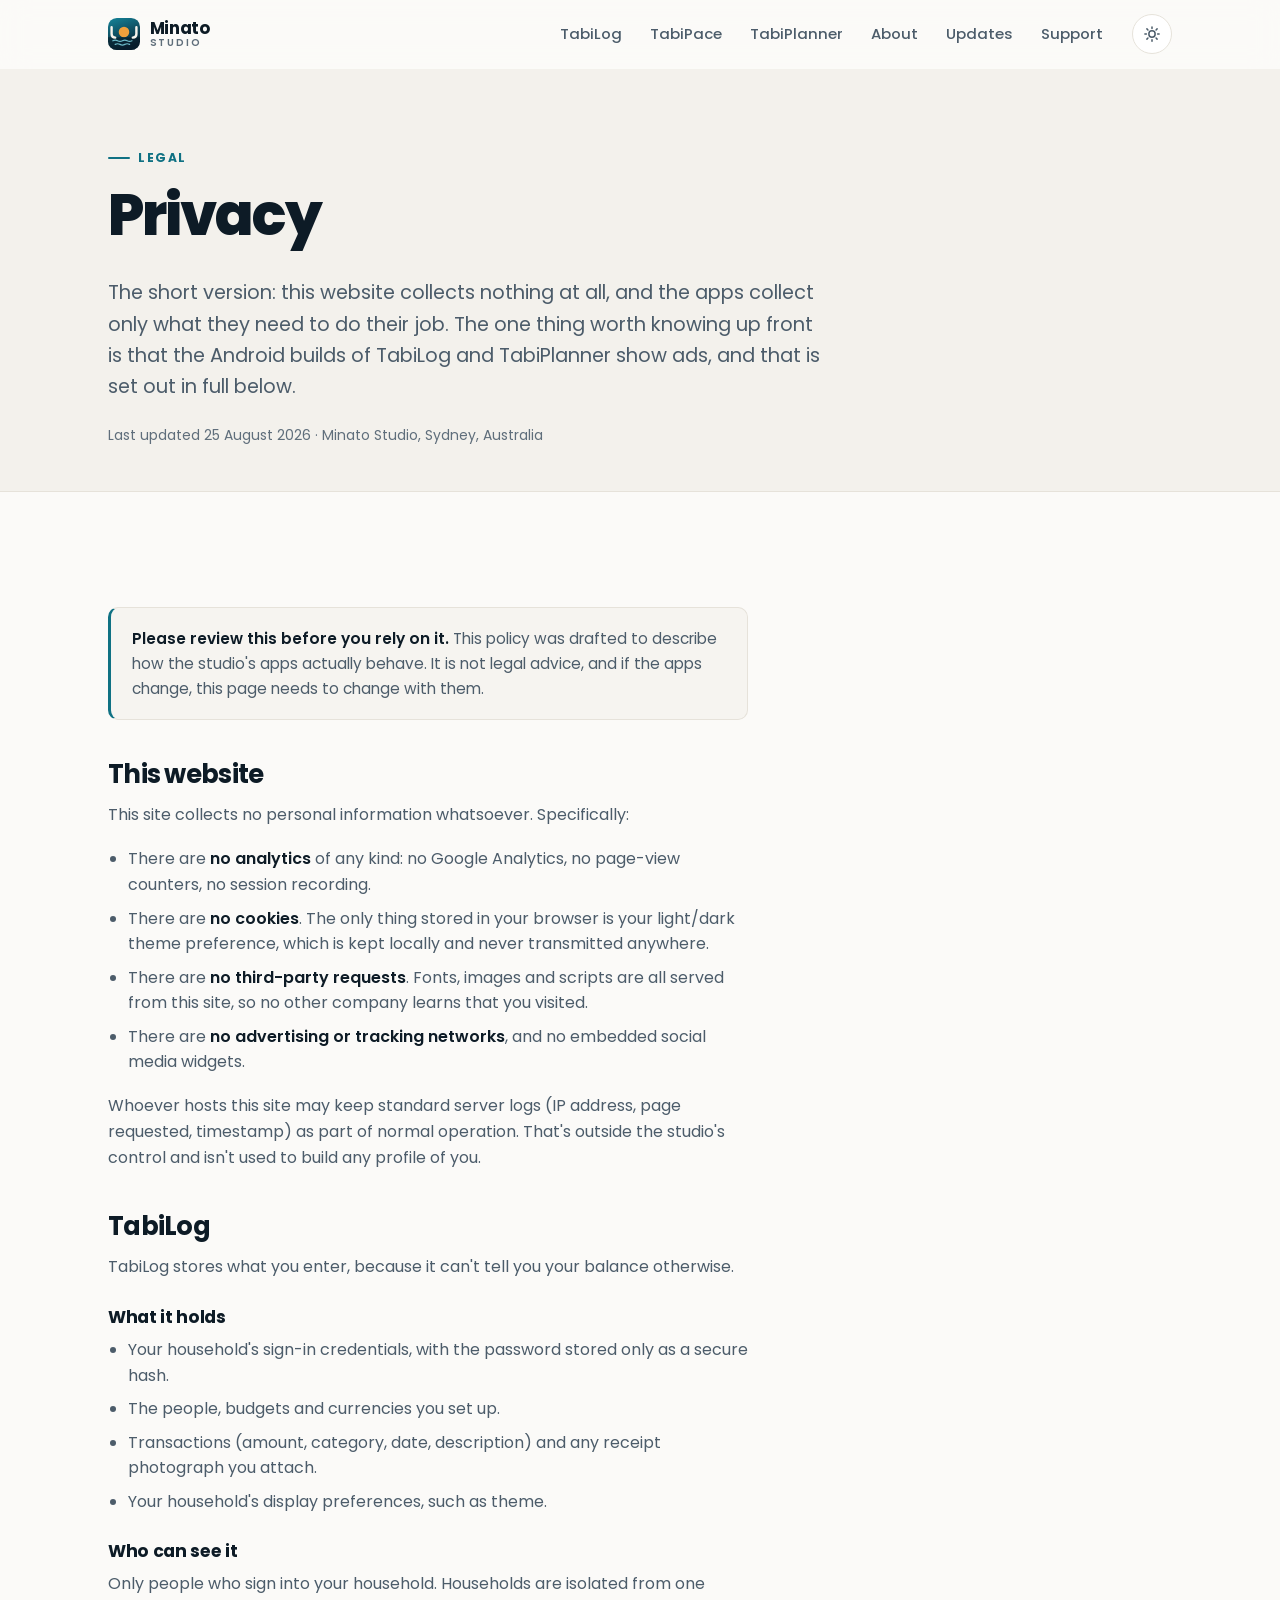
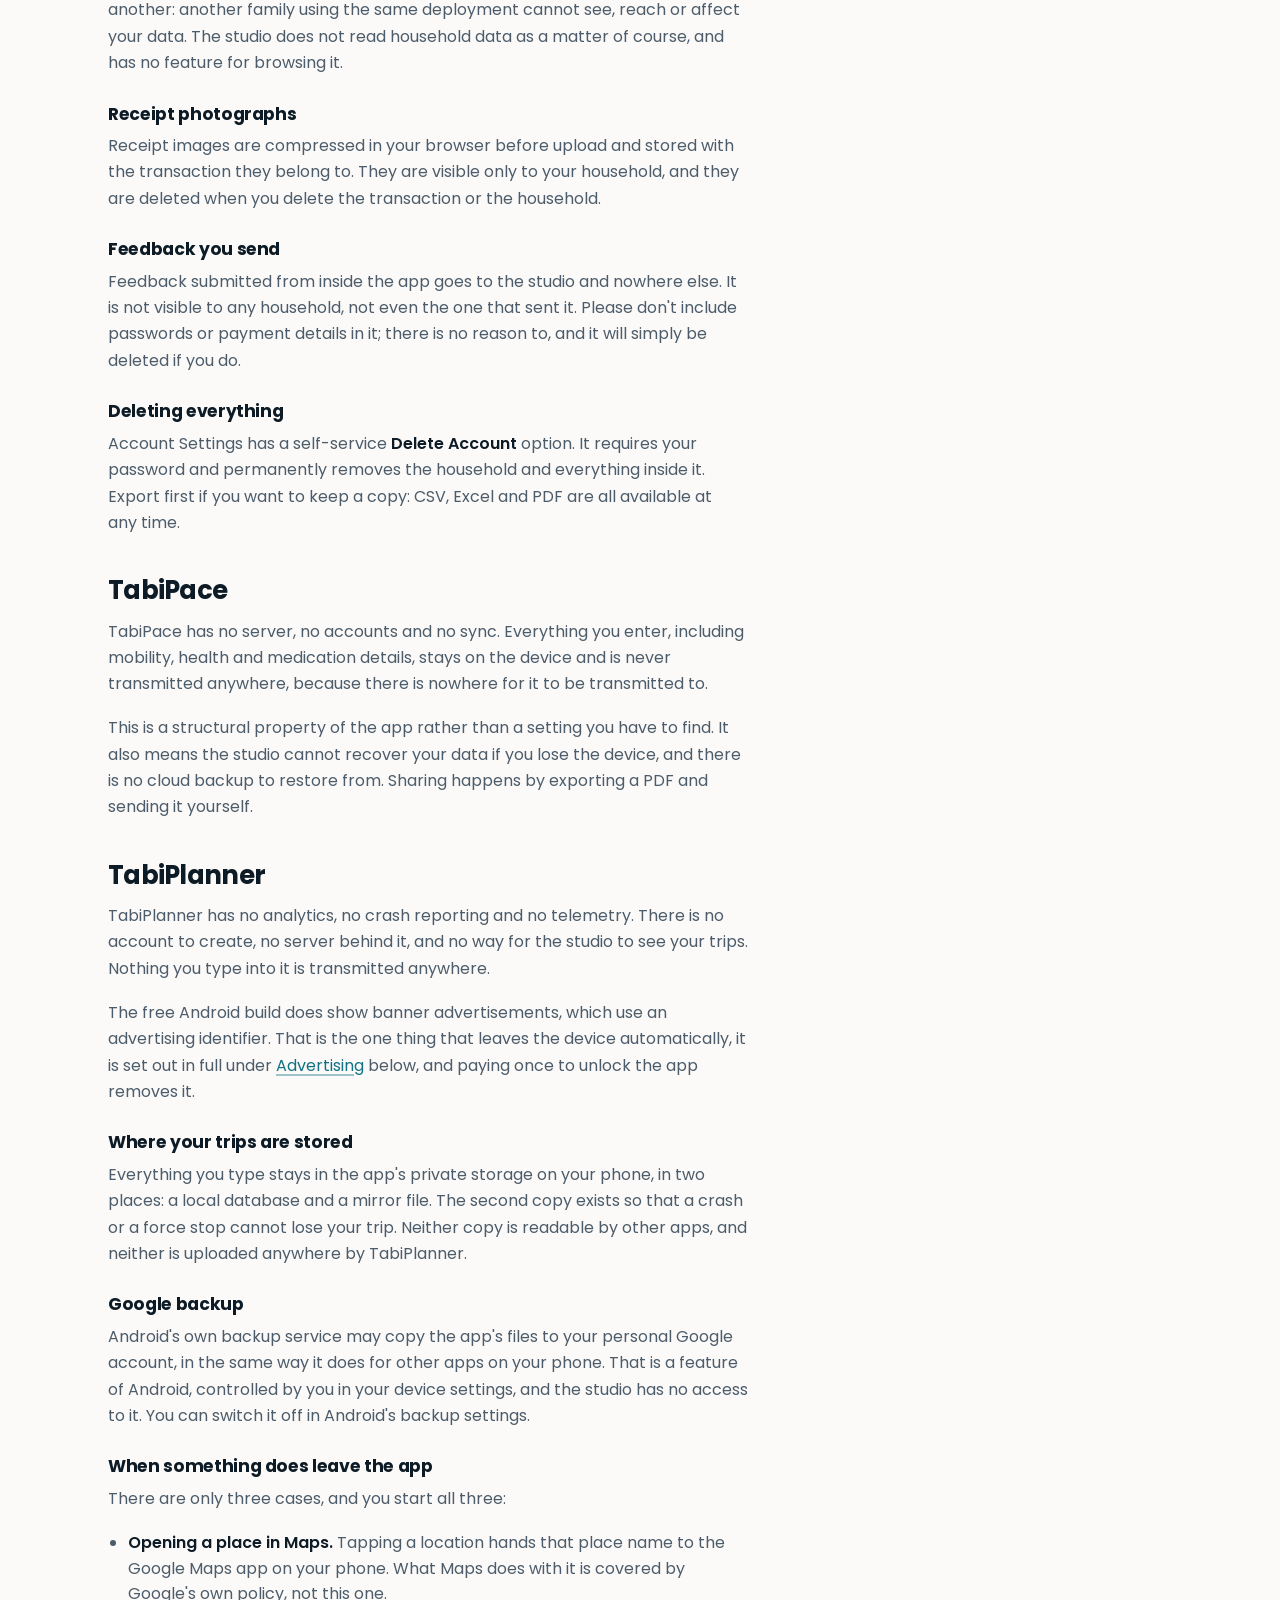
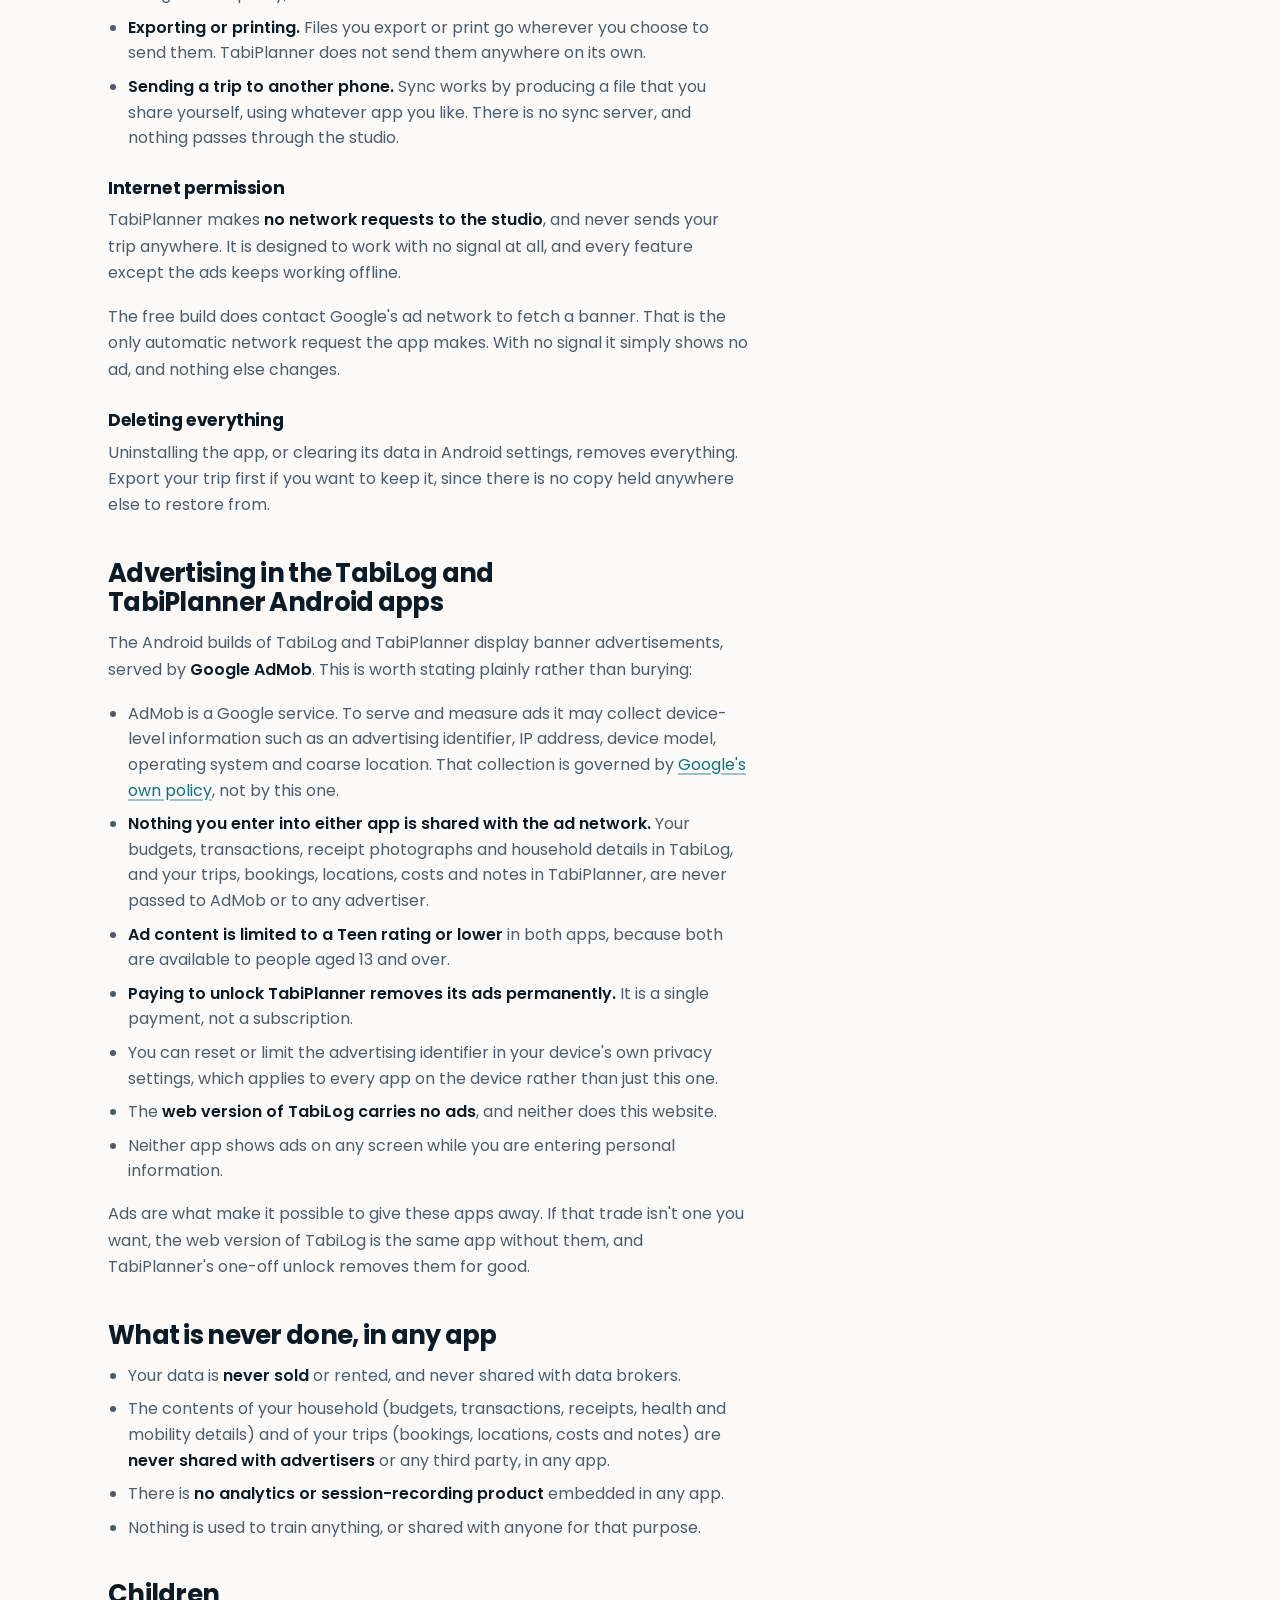
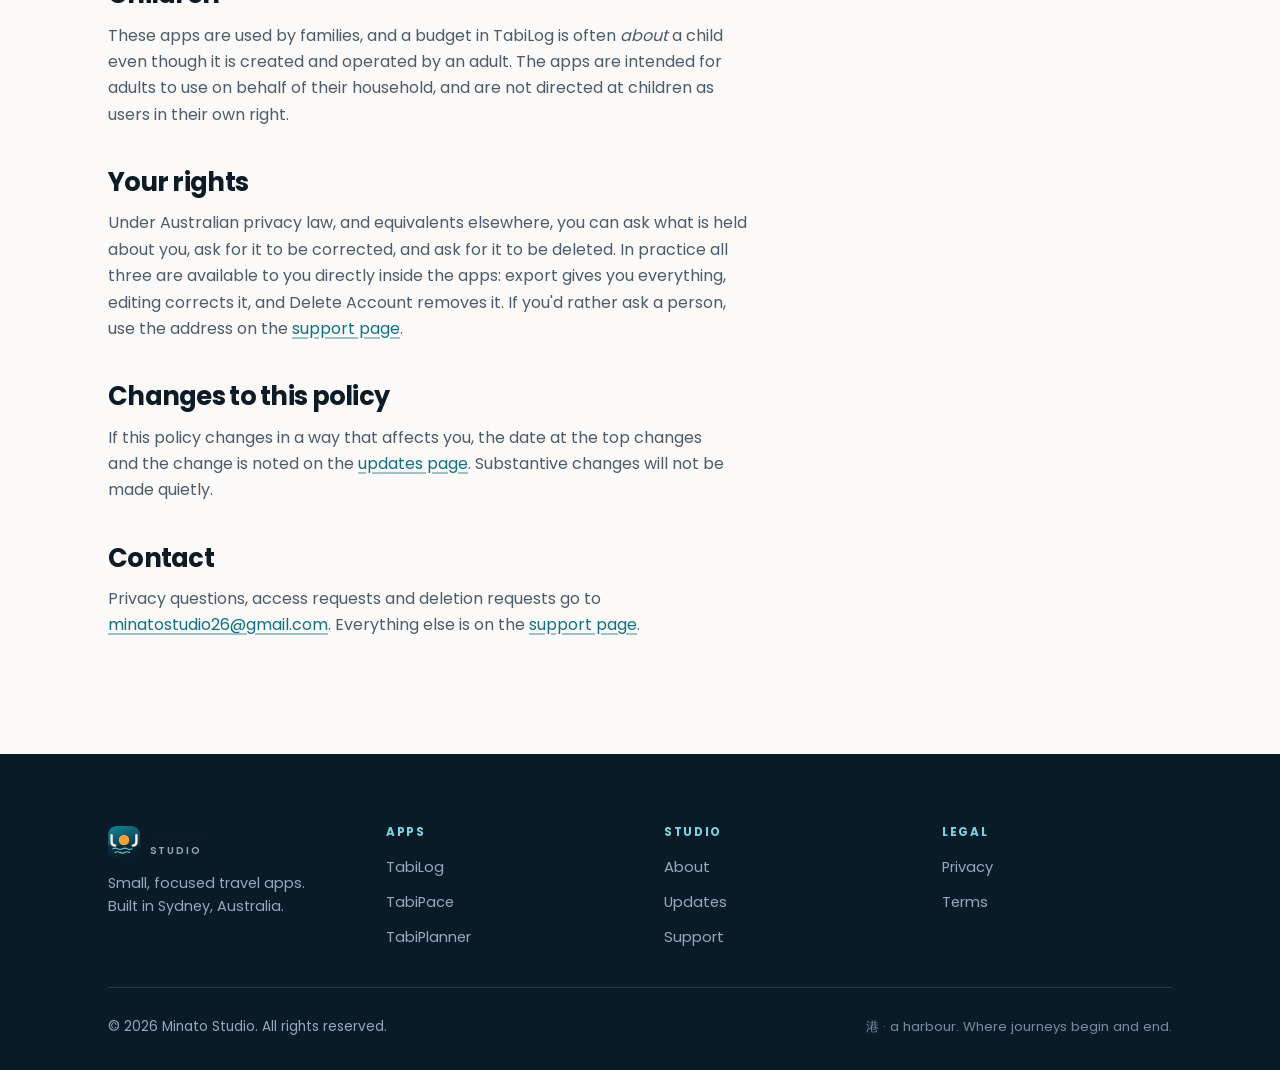
<file: privacy.html>
<!doctype html>
<html lang="en">
<head>
<meta charset="utf-8">
<meta name="viewport" content="width=device-width, initial-scale=1">
<title>Privacy | Minato Studio</title>
<meta name="description" content="This website collects nothing at all: no analytics, no cookies, no third-party requests. Here is exactly what each Minato Studio app stores, who can see it, and how to delete it.">
<meta name="theme-color" content="#fbfaf8">
<link rel="icon" href="assets/img/minato-mark.svg" type="image/svg+xml">
<link rel="preload" href="assets/fonts/poppins-600.woff2" as="font" type="font/woff2" crossorigin>
<link rel="preload" href="assets/fonts/poppins-400.woff2" as="font" type="font/woff2" crossorigin>
<link rel="canonical" href="https://kairulbrewitt.github.io/minato-studio/privacy.html">
<link rel="stylesheet" href="assets/css/site.css">
<meta property="og:type" content="website">
<meta property="og:title" content="Privacy | Minato Studio">
<meta property="og:description" content="This website collects nothing at all: no analytics, no cookies, no third-party requests. Here is exactly what each Minato Studio app stores, who can see it, and how to delete it.">
<script>
(function(){var d=document.documentElement;d.classList.add('js');try{var t=localStorage.getItem('minato-theme');if(t==='dark'||t==='light'){d.setAttribute('data-theme',t);var m=document.querySelector('meta[name="theme-color"]');if(m)m.setAttribute('content',t==='dark'?'#08131c':'#fbfaf8');}}catch(e){}})();
</script>
</head>
<body>

<a class="skip-link" href="#main">Skip to content</a>

<header class="site-header">
  <div class="wrap header-inner">
    <a class="brand" href="index.html" aria-label="Minato Studio, home">
      <svg class="brand-mark" viewBox="0 0 40 40" aria-hidden="true" focusable="false">
        <defs>
          <linearGradient id="bm" x1="0" y1="0" x2="0.35" y2="1"><stop offset="0" stop-color="#15859a"/><stop offset="1" stop-color="#0a2233"/></linearGradient>
          <clipPath id="bc"><rect width="40" height="40" rx="11"/></clipPath>
        </defs>
        <g clip-path="url(#bc)">
          <rect width="40" height="40" fill="url(#bm)"/>
          <circle cx="20" cy="17.5" r="6.6" fill="#f0a03c"/>
          <rect y="24" width="40" height="16" fill="#071a27" opacity="0.55"/>
          <g stroke="#7fd6e4" stroke-width="1.5" stroke-linecap="round" fill="none" opacity="0.85"><path d="M6 28.5q3-1.6 6 0t6 0 6 0 6 0"/><path d="M9 33q3-1.6 6 0t6 0 6 0"/></g>
          <g stroke="#f7f3ec" stroke-width="3" stroke-linecap="round" fill="none"><path d="M4.5 11.5v8.5q0 4.5 4.5 4.5"/><path d="M35.5 11.5v8.5q0 4.5-4.5 4.5"/></g>
        </g>
      </svg>
      <span class="brand-name"><b>Minato</b><span>Studio</span></span>
    </a>

    <nav class="nav" id="site-nav" aria-label="Main">
      <a href="tabilog.html">TabiLog</a>
      <a href="tabipace.html">TabiPace</a>
      <a href="tabiplanner.html">TabiPlanner</a>
      <a href="about.html">About</a>
      <a href="updates.html">Updates</a>
      <a href="support.html">Support</a>
    </nav>

    <div class="header-tools">
      <button class="icon-btn theme-toggle" type="button" aria-label="Switch theme">
        <svg class="icon-sun" viewBox="0 0 24 24" fill="none" stroke="currentColor" stroke-width="2" stroke-linecap="round" aria-hidden="true"><circle cx="12" cy="12" r="4.2"/><path d="M12 2.5v2M12 19.5v2M2.5 12h2M19.5 12h2M5.2 5.2l1.4 1.4M17.4 17.4l1.4 1.4M18.8 5.2l-1.4 1.4M6.6 17.4l-1.4 1.4"/></svg>
        <svg class="icon-moon" viewBox="0 0 24 24" fill="none" stroke="currentColor" stroke-width="2" stroke-linecap="round" stroke-linejoin="round" aria-hidden="true"><path d="M20 14.5A8.5 8.5 0 0 1 9.5 4a8.5 8.5 0 1 0 10.5 10.5z"/></svg>
      </button>
      <button class="icon-btn nav-toggle" type="button" aria-expanded="false" aria-controls="site-nav" aria-label="Menu">
        <svg viewBox="0 0 24 24" fill="none" stroke="currentColor" stroke-width="2" stroke-linecap="round" aria-hidden="true"><path d="M4 7h16M4 12h16M4 17h16"/></svg>
      </button>
    </div>
  </div>
</header>

<main id="main">
  <section class="page-head">
    <div class="wrap">
      <span class="eyebrow">Legal</span>
      <h1>Privacy</h1>
      <p class="lede">The short version: this website collects nothing at all, and the apps collect only what they need to do their job. The one thing worth knowing up front is that the Android builds of TabiLog and TabiPlanner show ads, and that is set out in full below.</p>
      <p class="doc-meta">Last updated 25 August 2026 · Minato Studio, Sydney, Australia</p>
    </div>
  </section>

  <section class="section">
    <div class="wrap">
      <div class="prose">

        <div class="callout">
          <strong>Please review this before you rely on it.</strong> This policy was drafted to describe how the studio's apps actually behave. It is not legal advice, and if the apps change, this page needs to change with them.
        </div>

        <h2>This website</h2>
        <p>This site collects no personal information whatsoever. Specifically:</p>
        <ul>
          <li>There are <strong>no analytics</strong> of any kind: no Google Analytics, no page-view counters, no session recording.</li>
          <li>There are <strong>no cookies</strong>. The only thing stored in your browser is your light/dark theme preference, which is kept locally and never transmitted anywhere.</li>
          <li>There are <strong>no third-party requests</strong>. Fonts, images and scripts are all served from this site, so no other company learns that you visited.</li>
          <li>There are <strong>no advertising or tracking networks</strong>, and no embedded social media widgets.</li>
        </ul>
        <p>Whoever hosts this site may keep standard server logs (IP address, page requested, timestamp) as part of normal operation. That's outside the studio's control and isn't used to build any profile of you.</p>

        <h2>TabiLog</h2>
        <p>TabiLog stores what you enter, because it can't tell you your balance otherwise.</p>

        <h3>What it holds</h3>
        <ul>
          <li>Your household's sign-in credentials, with the password stored only as a secure hash.</li>
          <li>The people, budgets and currencies you set up.</li>
          <li>Transactions (amount, category, date, description) and any receipt photograph you attach.</li>
          <li>Your household's display preferences, such as theme.</li>
        </ul>

        <h3>Who can see it</h3>
        <p>Only people who sign into your household. Households are isolated from one another: another family using the same deployment cannot see, reach or affect your data. The studio does not read household data as a matter of course, and has no feature for browsing it.</p>

        <h3>Receipt photographs</h3>
        <p>Receipt images are compressed in your browser before upload and stored with the transaction they belong to. They are visible only to your household, and they are deleted when you delete the transaction or the household.</p>

        <h3>Feedback you send</h3>
        <p>Feedback submitted from inside the app goes to the studio and nowhere else. It is not visible to any household, not even the one that sent it. Please don't include passwords or payment details in it; there is no reason to, and it will simply be deleted if you do.</p>

        <h3>Deleting everything</h3>
        <p>Account Settings has a self-service <strong>Delete Account</strong> option. It requires your password and permanently removes the household and everything inside it. Export first if you want to keep a copy: CSV, Excel and PDF are all available at any time.</p>

        <h2>TabiPace</h2>
        <p>TabiPace has no server, no accounts and no sync. Everything you enter, including mobility, health and medication details, stays on the device and is never transmitted anywhere, because there is nowhere for it to be transmitted to.</p>
        <p>This is a structural property of the app rather than a setting you have to find. It also means the studio cannot recover your data if you lose the device, and there is no cloud backup to restore from. Sharing happens by exporting a PDF and sending it yourself.</p>

        <h2>TabiPlanner</h2>
        <p>TabiPlanner has no analytics, no crash reporting and no telemetry. There is no account to create, no server behind it, and no way for the studio to see your trips. Nothing you type into it is transmitted anywhere.</p>
        <p>The free Android build does show banner advertisements, which use an advertising identifier. That is the one thing that leaves the device automatically, it is set out in full under <a href="#advertising">Advertising</a> below, and paying once to unlock the app removes it.</p>

        <h3>Where your trips are stored</h3>
        <p>Everything you type stays in the app's private storage on your phone, in two places: a local database and a mirror file. The second copy exists so that a crash or a force stop cannot lose your trip. Neither copy is readable by other apps, and neither is uploaded anywhere by TabiPlanner.</p>

        <h3>Google backup</h3>
        <p>Android's own backup service may copy the app's files to your personal Google account, in the same way it does for other apps on your phone. That is a feature of Android, controlled by you in your device settings, and the studio has no access to it. You can switch it off in Android's backup settings.</p>

        <h3>When something does leave the app</h3>
        <p>There are only three cases, and you start all three:</p>
        <ul>
          <li><strong>Opening a place in Maps.</strong> Tapping a location hands that place name to the Google Maps app on your phone. What Maps does with it is covered by Google's own policy, not this one.</li>
          <li><strong>Exporting or printing.</strong> Files you export or print go wherever you choose to send them. TabiPlanner does not send them anywhere on its own.</li>
          <li><strong>Sending a trip to another phone.</strong> Sync works by producing a file that you share yourself, using whatever app you like. There is no sync server, and nothing passes through the studio.</li>
        </ul>

        <h3>Internet permission</h3>
        <p>TabiPlanner makes <strong>no network requests to the studio</strong>, and never sends your trip anywhere. It is designed to work with no signal at all, and every feature except the ads keeps working offline.</p>
        <p>The free build does contact Google's ad network to fetch a banner. That is the only automatic network request the app makes. With no signal it simply shows no ad, and nothing else changes.</p>

        <h3>Deleting everything</h3>
        <p>Uninstalling the app, or clearing its data in Android settings, removes everything. Export your trip first if you want to keep it, since there is no copy held anywhere else to restore from.</p>

        <h2 id="advertising">Advertising in the TabiLog and TabiPlanner Android apps</h2>
        <p>The Android builds of TabiLog and TabiPlanner display banner advertisements, served by <strong>Google AdMob</strong>. This is worth stating plainly rather than burying:</p>
        <ul>
          <li>AdMob is a Google service. To serve and measure ads it may collect device-level information such as an advertising identifier, IP address, device model, operating system and coarse location. That collection is governed by
            <a href="https://policies.google.com/technologies/partner-sites" rel="noopener" target="_blank">Google's own policy</a>, not by this one.</li>
          <li><strong>Nothing you enter into either app is shared with the ad network.</strong> Your budgets, transactions, receipt photographs and household details in TabiLog, and your trips, bookings, locations, costs and notes in TabiPlanner, are never passed to AdMob or to any advertiser.</li>
          <li><strong>Ad content is limited to a Teen rating or lower</strong> in both apps, because both are available to people aged 13 and over.</li>
          <li><strong>Paying to unlock TabiPlanner removes its ads permanently.</strong> It is a single payment, not a subscription.</li>
          <li>You can reset or limit the advertising identifier in your device's own privacy settings, which applies to every app on the device rather than just this one.</li>
          <li>The <strong>web version of TabiLog carries no ads</strong>, and neither does this website.</li>
          <li>Neither app shows ads on any screen while you are entering personal information.</li>
        </ul>
        <p>Ads are what make it possible to give these apps away. If that trade isn't one you want, the web version of TabiLog is the same app without them, and TabiPlanner's one-off unlock removes them for good.</p>

        <h2>What is never done, in any app</h2>
        <ul>
          <li>Your data is <strong>never sold</strong> or rented, and never shared with data brokers.</li>
          <li>The contents of your household (budgets, transactions, receipts, health and mobility details) and of your trips (bookings, locations, costs and notes) are <strong>never shared with advertisers</strong> or any third party, in any app.</li>
          <li>There is <strong>no analytics or session-recording product</strong> embedded in any app.</li>
          <li>Nothing is used to train anything, or shared with anyone for that purpose.</li>
        </ul>

        <h2>Children</h2>
        <p>These apps are used by families, and a budget in TabiLog is often <em>about</em> a child even though it is created and operated by an adult. The apps are intended for adults to use on behalf of their household, and are not directed at children as users in their own right.</p>

        <h2>Your rights</h2>
        <p>Under Australian privacy law, and equivalents elsewhere, you can ask what is held about you, ask for it to be corrected, and ask for it to be deleted. In practice all three are available to you directly inside the apps: export gives you everything, editing corrects it, and Delete Account removes it. If you'd rather ask a person, use the address on the <a href="support.html">support page</a>.</p>

        <h2>Changes to this policy</h2>
        <p>If this policy changes in a way that affects you, the date at the top changes and the change is noted on the <a href="updates.html">updates page</a>. Substantive changes will not be made quietly.</p>

        <h2>Contact</h2>
        <p>Privacy questions, access requests and deletion requests go to <a class="link" href="mailto:minatostudio26@gmail.com">minatostudio26@gmail.com</a>. Everything else is on the <a href="support.html">support page</a>.</p>

      </div>
    </div>
  </section>

</main>

<footer class="site-footer">
  <div class="wrap">
    <div class="footer-grid">
      <div class="footer-brand">
        <a class="brand" href="index.html">
          <svg class="brand-mark" viewBox="0 0 40 40" aria-hidden="true" focusable="false">
        <defs>
          <linearGradient id="fm" x1="0" y1="0" x2="0.35" y2="1"><stop offset="0" stop-color="#15859a"/><stop offset="1" stop-color="#0a2233"/></linearGradient>
          <clipPath id="fc"><rect width="40" height="40" rx="11"/></clipPath>
        </defs>
        <g clip-path="url(#fc)">
          <rect width="40" height="40" fill="url(#fm)"/>
          <circle cx="20" cy="17.5" r="6.6" fill="#f0a03c"/>
          <rect y="24" width="40" height="16" fill="#071a27" opacity="0.55"/>
          <g stroke="#7fd6e4" stroke-width="1.5" stroke-linecap="round" fill="none" opacity="0.85"><path d="M6 28.5q3-1.6 6 0t6 0 6 0 6 0"/><path d="M9 33q3-1.6 6 0t6 0 6 0"/></g>
          <g stroke="#f7f3ec" stroke-width="3" stroke-linecap="round" fill="none"><path d="M4.5 11.5v8.5q0 4.5 4.5 4.5"/><path d="M35.5 11.5v8.5q0 4.5-4.5 4.5"/></g>
        </g>
      </svg>
          <span class="brand-name"><b>Minato</b><span>Studio</span></span>
        </a>
        <p>Small, focused travel apps. Built in Sydney, Australia.</p>
      </div>
      <div class="footer-col">
        <h4>Apps</h4>
        <ul><li><a href="tabilog.html">TabiLog</a></li><li><a href="tabipace.html">TabiPace</a></li><li><a href="tabiplanner.html">TabiPlanner</a></li></ul>
      </div>
      <div class="footer-col">
        <h4>Studio</h4>
        <ul><li><a href="about.html">About</a></li><li><a href="updates.html">Updates</a></li><li><a href="support.html">Support</a></li></ul>
      </div>
      <div class="footer-col">
        <h4>Legal</h4>
        <ul><li><a href="privacy.html">Privacy</a></li><li><a href="terms.html">Terms</a></li></ul>
      </div>
    </div>
    <div class="footer-bottom">
      <p>&copy; <span data-year>2026</span> Minato Studio. All rights reserved.</p>
      <p class="footer-jp">港 · a harbour. Where journeys begin and end.</p>
    </div>
  </div>
</footer>

<script src="assets/js/site.js" defer></script>
</body>
</html>
</file>
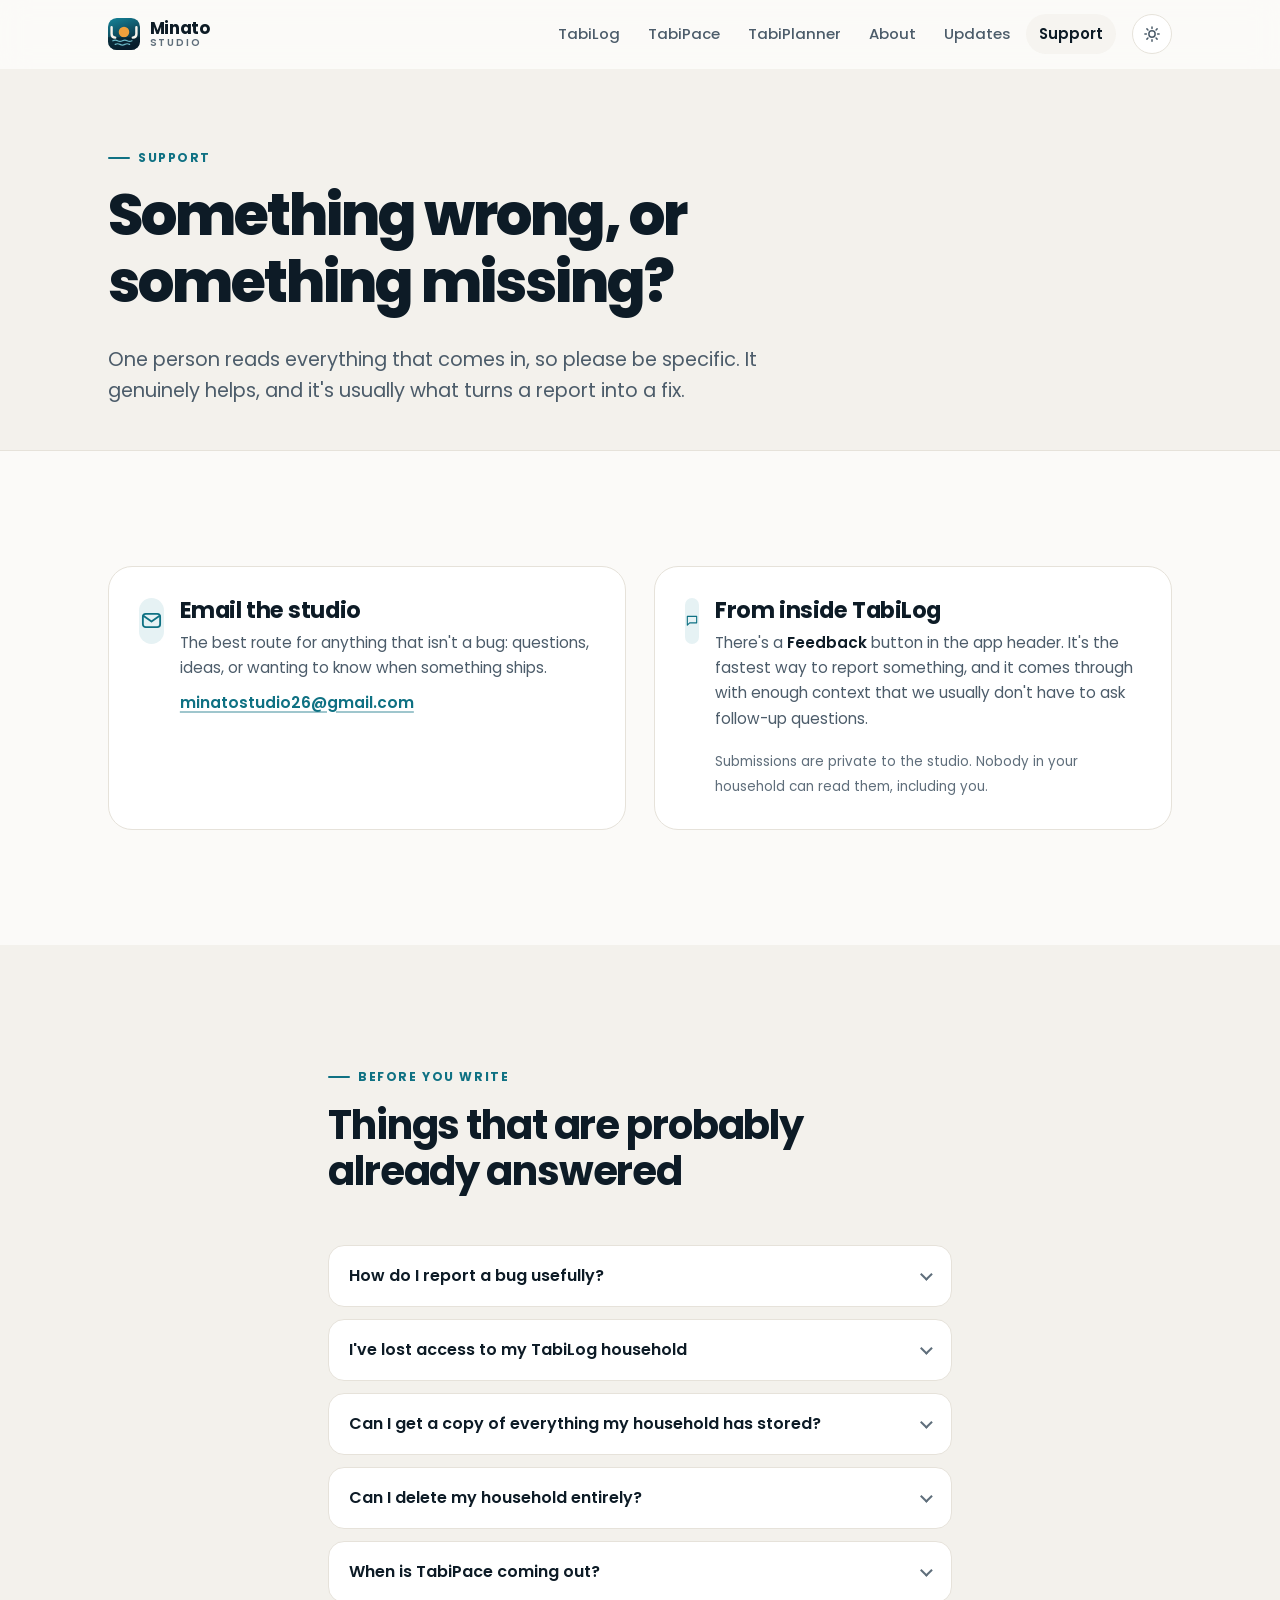
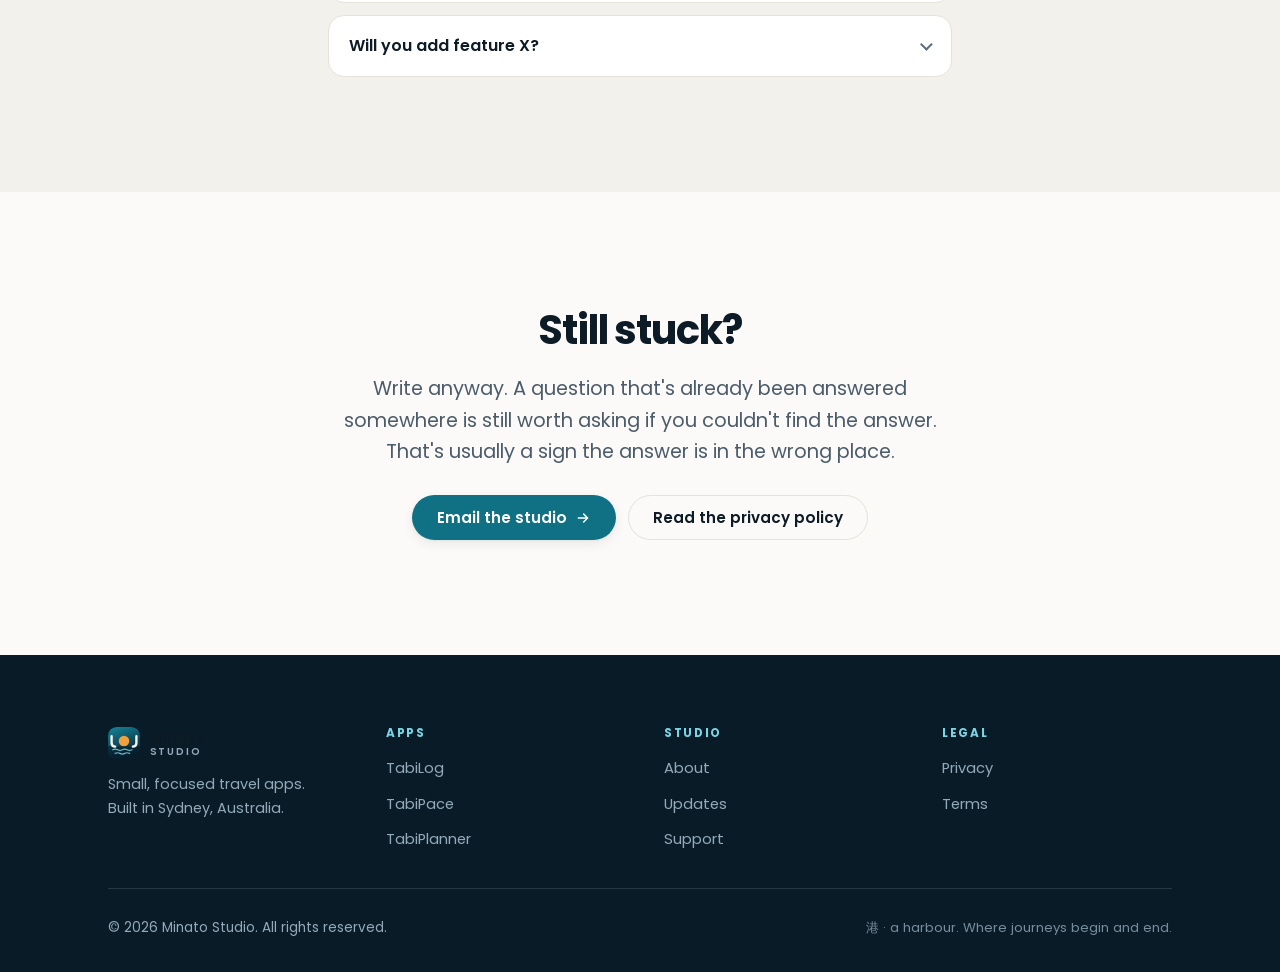
<file: support.html>
<!doctype html>
<html lang="en">
<head>
<meta charset="utf-8">
<meta name="viewport" content="width=device-width, initial-scale=1">
<title>Support: questions, bugs and feedback | Minato Studio</title>
<meta name="description" content="How to report a bug, ask a question, export or delete your data, and get in touch with Minato Studio about TabiLog, TabiPace or TabiPlanner.">
<meta name="theme-color" content="#fbfaf8">
<link rel="icon" href="assets/img/minato-mark.svg" type="image/svg+xml">
<link rel="preload" href="assets/fonts/poppins-600.woff2" as="font" type="font/woff2" crossorigin>
<link rel="preload" href="assets/fonts/poppins-400.woff2" as="font" type="font/woff2" crossorigin>
<link rel="canonical" href="https://kairulbrewitt.github.io/minato-studio/support.html">
<link rel="stylesheet" href="assets/css/site.css">
<meta property="og:type" content="website">
<meta property="og:title" content="Minato Studio support">
<meta property="og:description" content="How to report a bug, ask a question, export or delete your data, and get in touch with Minato Studio about TabiLog, TabiPace or TabiPlanner.">
<script>
(function(){var d=document.documentElement;d.classList.add('js');try{var t=localStorage.getItem('minato-theme');if(t==='dark'||t==='light'){d.setAttribute('data-theme',t);var m=document.querySelector('meta[name="theme-color"]');if(m)m.setAttribute('content',t==='dark'?'#08131c':'#fbfaf8');}}catch(e){}})();
</script>
</head>
<body>

<a class="skip-link" href="#main">Skip to content</a>

<header class="site-header">
  <div class="wrap header-inner">
    <a class="brand" href="index.html" aria-label="Minato Studio, home">
      <svg class="brand-mark" viewBox="0 0 40 40" aria-hidden="true" focusable="false">
        <defs>
          <linearGradient id="bm" x1="0" y1="0" x2="0.35" y2="1"><stop offset="0" stop-color="#15859a"/><stop offset="1" stop-color="#0a2233"/></linearGradient>
          <clipPath id="bc"><rect width="40" height="40" rx="11"/></clipPath>
        </defs>
        <g clip-path="url(#bc)">
          <rect width="40" height="40" fill="url(#bm)"/>
          <circle cx="20" cy="17.5" r="6.6" fill="#f0a03c"/>
          <rect y="24" width="40" height="16" fill="#071a27" opacity="0.55"/>
          <g stroke="#7fd6e4" stroke-width="1.5" stroke-linecap="round" fill="none" opacity="0.85"><path d="M6 28.5q3-1.6 6 0t6 0 6 0 6 0"/><path d="M9 33q3-1.6 6 0t6 0 6 0"/></g>
          <g stroke="#f7f3ec" stroke-width="3" stroke-linecap="round" fill="none"><path d="M4.5 11.5v8.5q0 4.5 4.5 4.5"/><path d="M35.5 11.5v8.5q0 4.5-4.5 4.5"/></g>
        </g>
      </svg>
      <span class="brand-name"><b>Minato</b><span>Studio</span></span>
    </a>

    <nav class="nav" id="site-nav" aria-label="Main">
      <a href="tabilog.html">TabiLog</a>
      <a href="tabipace.html">TabiPace</a>
      <a href="tabiplanner.html">TabiPlanner</a>
      <a href="about.html">About</a>
      <a href="updates.html">Updates</a>
      <a href="support.html" aria-current="page">Support</a>
    </nav>

    <div class="header-tools">
      <button class="icon-btn theme-toggle" type="button" aria-label="Switch theme">
        <svg class="icon-sun" viewBox="0 0 24 24" fill="none" stroke="currentColor" stroke-width="2" stroke-linecap="round" aria-hidden="true"><circle cx="12" cy="12" r="4.2"/><path d="M12 2.5v2M12 19.5v2M2.5 12h2M19.5 12h2M5.2 5.2l1.4 1.4M17.4 17.4l1.4 1.4M18.8 5.2l-1.4 1.4M6.6 17.4l-1.4 1.4"/></svg>
        <svg class="icon-moon" viewBox="0 0 24 24" fill="none" stroke="currentColor" stroke-width="2" stroke-linecap="round" stroke-linejoin="round" aria-hidden="true"><path d="M20 14.5A8.5 8.5 0 0 1 9.5 4a8.5 8.5 0 1 0 10.5 10.5z"/></svg>
      </button>
      <button class="icon-btn nav-toggle" type="button" aria-expanded="false" aria-controls="site-nav" aria-label="Menu">
        <svg viewBox="0 0 24 24" fill="none" stroke="currentColor" stroke-width="2" stroke-linecap="round" aria-hidden="true"><path d="M4 7h16M4 12h16M4 17h16"/></svg>
      </button>
    </div>
  </div>
</header>

<main id="main">
  <section class="page-head">
    <div class="wrap">
      <span class="eyebrow">Support</span>
      <h1>Something wrong, or something missing?</h1>
      <p class="lede">One person reads everything that comes in, so please be specific. It genuinely helps, and it's usually what turns a report into a fix.</p>
    </div>
  </section>

  <section class="section">
    <div class="wrap">
      <div class="grid grid-2">

        <article class="card">
          <div class="contact-card">
            <span class="feature-icon" aria-hidden="true">
              <svg viewBox="0 0 24 24" fill="none" stroke="currentColor" stroke-width="1.9" stroke-linecap="round" stroke-linejoin="round"><rect x="3" y="5" width="18" height="14" rx="3"/><path d="M3.5 7l8.5 6 8.5-6"/></svg>
            </span>
            <div>
              <h3>Email the studio</h3>
              <p style="margin-bottom:.6rem;">The best route for anything that isn't a bug: questions, ideas, or wanting to know when something ships.</p>
              <p><a class="mail-link link" href="mailto:minatostudio26@gmail.com">minatostudio26@gmail.com</a></p>
            </div>
          </div>
        </article>

        <article class="card">
          <div class="contact-card">
            <span class="feature-icon" aria-hidden="true">
              <svg viewBox="0 0 24 24" fill="none" stroke="currentColor" stroke-width="1.9" stroke-linecap="round" stroke-linejoin="round"><path d="M4 5h16v11H8l-4 4z"/></svg>
            </span>
            <div>
              <h3>From inside TabiLog</h3>
              <p>There's a <strong>Feedback</strong> button in the app header. It's the fastest way to report something, and it comes through with enough context that we usually don't have to ask follow-up questions.</p>
              <p style="margin-top:.6rem;"><small style="color:var(--ink-3);">Submissions are private to the studio. Nobody in your household can read them, including you.</small></p>
            </div>
          </div>
        </article>

      </div>
    </div>
  </section>

  <section class="section section-sunk">
    <div class="wrap wrap-narrow">
      <div class="section-head">
        <span class="eyebrow">Before you write</span>
        <h2>Things that are probably already answered</h2>
      </div>

      <div class="faq">
        <details>
          <summary>How do I report a bug usefully?</summary>
          <div class="faq-body">
            <p>Three things make almost any report actionable: what you did, what you expected, and what happened instead. If you can add the device and whether you were online at the time, that's usually enough to reproduce it.</p>
            <p>Screenshots help more than descriptions of screenshots.</p>
          </div>
        </details>

        <details>
          <summary>I've lost access to my TabiLog household</summary>
          <div class="faq-body">
            <p>Households share one set of credentials, so the first thing to try is another family member who's still signed in. If nobody can get in, email the studio from an address connected to the household and we'll work out what can be done.</p>
            <p>Be aware there is a deliberate limit here: households are isolated by design, and that isolation is not something the studio can casually reach around.</p>
          </div>
        </details>

        <details>
          <summary>Can I get a copy of everything my household has stored?</summary>
          <div class="faq-body">
            <p>Yes. Export to CSV, Excel or PDF from inside the app at any time, for one person or for everyone. You don't need to ask anyone for that, and it isn't behind a paid tier.</p>
          </div>
        </details>

        <details>
          <summary>Can I delete my household entirely?</summary>
          <div class="faq-body">
            <p>Yes. Account Settings has a self-service <strong>Delete Account</strong> option. It asks for your password, and it permanently wipes the household and everything in it. Export first if you want to keep anything.</p>
          </div>
        </details>

        <details>
          <summary>When is TabiPace coming out?</summary>
          <div class="faq-body">
            <p>TabiPlanner is out. It is on <a href="https://play.google.com/store/apps/details?id=com.tabiplanner.app">Google Play</a> now, alongside <a href="https://play.google.com/store/apps/details?id=com.tabilog.app">TabiLog</a>. TabiPace v0.1 is built and signed, and is waiting on its Google Play listing.</p>
            <p>Both get announced on the <a href="updates.html">updates page</a> when there's something real to say. Nothing gets a launch date here before it deserves one.</p>
          </div>
        </details>

        <details>
          <summary>Will you add feature X?</summary>
          <div class="faq-body">
            <p>Maybe. Suggestions genuinely do shape these apps. But each one is deliberately narrow, and quite a few good ideas get declined because they belong in a different app, or in no app at all. If yours is declined you'll get a reason rather than silence.</p>
          </div>
        </details>
      </div>
    </div>
  </section>

  <section class="section">
    <div class="wrap wrap-narrow center">
      <h2>Still stuck?</h2>
      <p class="lede">Write anyway. A question that's already been answered somewhere is still worth asking if you couldn't find the answer. That's usually a sign the answer is in the wrong place.</p>
      <div class="btn-row center" style="margin-top:1.75rem;">
        <a class="btn btn-primary" href="mailto:minatostudio26@gmail.com">
          Email the studio
          <svg viewBox="0 0 24 24" fill="none" stroke="currentColor" stroke-width="2.2" stroke-linecap="round" stroke-linejoin="round" aria-hidden="true"><path d="M5 12h13M13 6l6 6-6 6"/></svg>
        </a>
        <a class="btn btn-ghost" href="privacy.html">Read the privacy policy</a>
      </div>
    </div>
  </section>

</main>

<footer class="site-footer">
  <div class="wrap">
    <div class="footer-grid">
      <div class="footer-brand">
        <a class="brand" href="index.html">
          <svg class="brand-mark" viewBox="0 0 40 40" aria-hidden="true" focusable="false">
        <defs>
          <linearGradient id="fm" x1="0" y1="0" x2="0.35" y2="1"><stop offset="0" stop-color="#15859a"/><stop offset="1" stop-color="#0a2233"/></linearGradient>
          <clipPath id="fc"><rect width="40" height="40" rx="11"/></clipPath>
        </defs>
        <g clip-path="url(#fc)">
          <rect width="40" height="40" fill="url(#fm)"/>
          <circle cx="20" cy="17.5" r="6.6" fill="#f0a03c"/>
          <rect y="24" width="40" height="16" fill="#071a27" opacity="0.55"/>
          <g stroke="#7fd6e4" stroke-width="1.5" stroke-linecap="round" fill="none" opacity="0.85"><path d="M6 28.5q3-1.6 6 0t6 0 6 0 6 0"/><path d="M9 33q3-1.6 6 0t6 0 6 0"/></g>
          <g stroke="#f7f3ec" stroke-width="3" stroke-linecap="round" fill="none"><path d="M4.5 11.5v8.5q0 4.5 4.5 4.5"/><path d="M35.5 11.5v8.5q0 4.5-4.5 4.5"/></g>
        </g>
      </svg>
          <span class="brand-name"><b>Minato</b><span>Studio</span></span>
        </a>
        <p>Small, focused travel apps. Built in Sydney, Australia.</p>
      </div>
      <div class="footer-col">
        <h4>Apps</h4>
        <ul><li><a href="tabilog.html">TabiLog</a></li><li><a href="tabipace.html">TabiPace</a></li><li><a href="tabiplanner.html">TabiPlanner</a></li></ul>
      </div>
      <div class="footer-col">
        <h4>Studio</h4>
        <ul><li><a href="about.html">About</a></li><li><a href="updates.html">Updates</a></li><li><a href="support.html">Support</a></li></ul>
      </div>
      <div class="footer-col">
        <h4>Legal</h4>
        <ul><li><a href="privacy.html">Privacy</a></li><li><a href="terms.html">Terms</a></li></ul>
      </div>
    </div>
    <div class="footer-bottom">
      <p>&copy; <span data-year>2026</span> Minato Studio. All rights reserved.</p>
      <p class="footer-jp">港 · a harbour. Where journeys begin and end.</p>
    </div>
  </div>
</footer>

<script src="assets/js/site.js" defer></script>
</body>
</html>
</file>
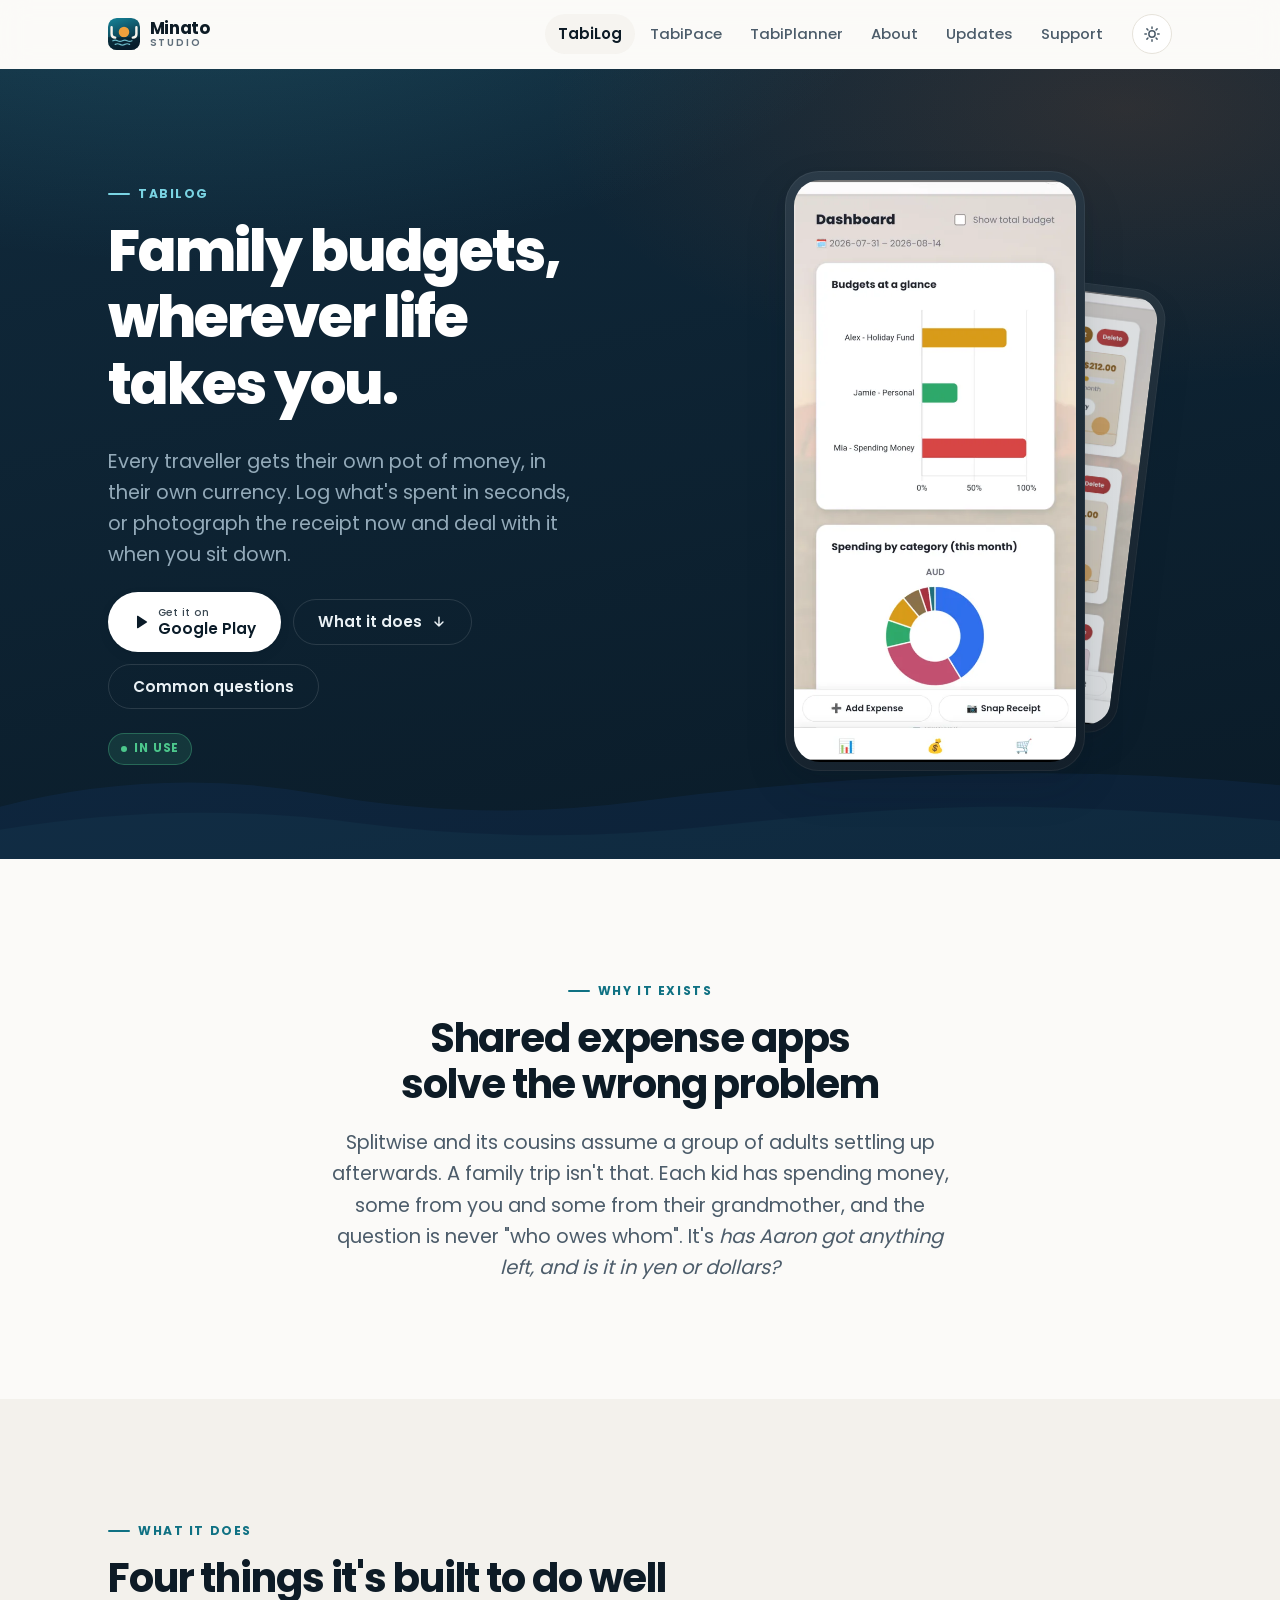
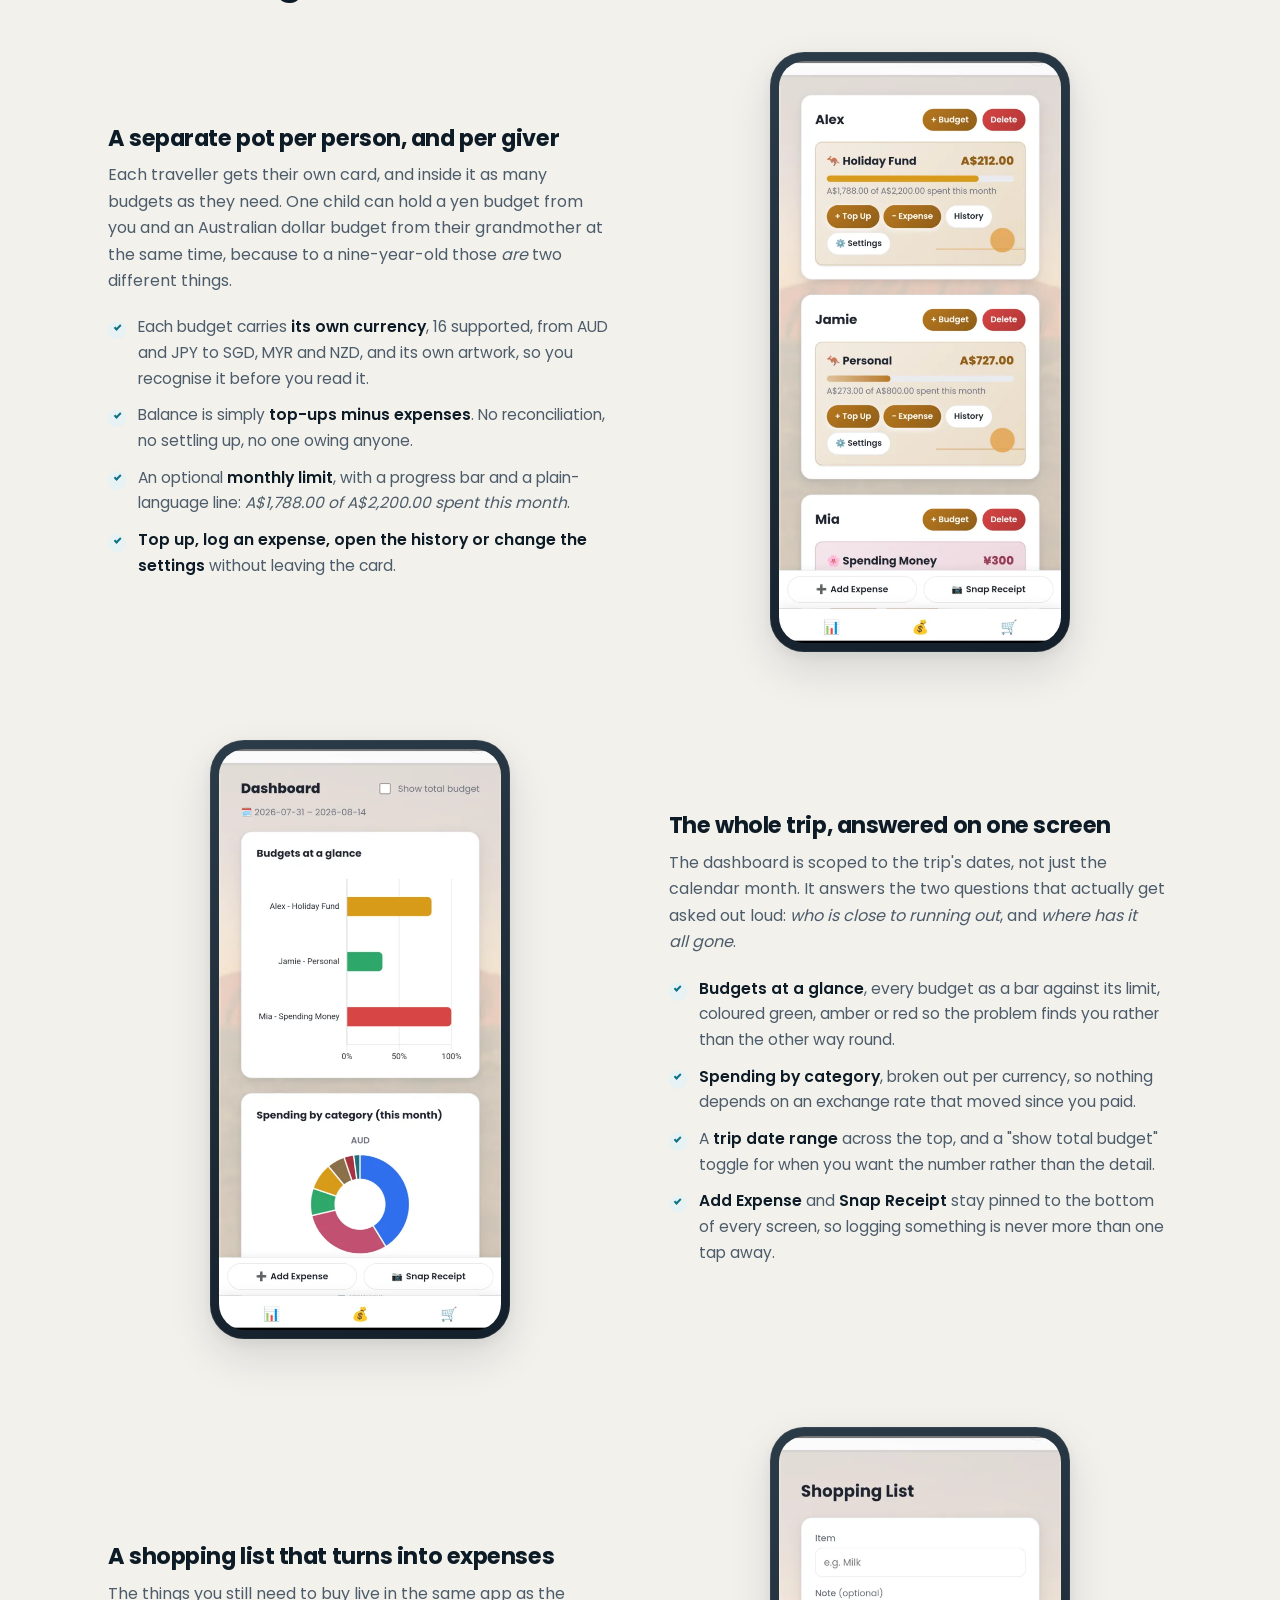
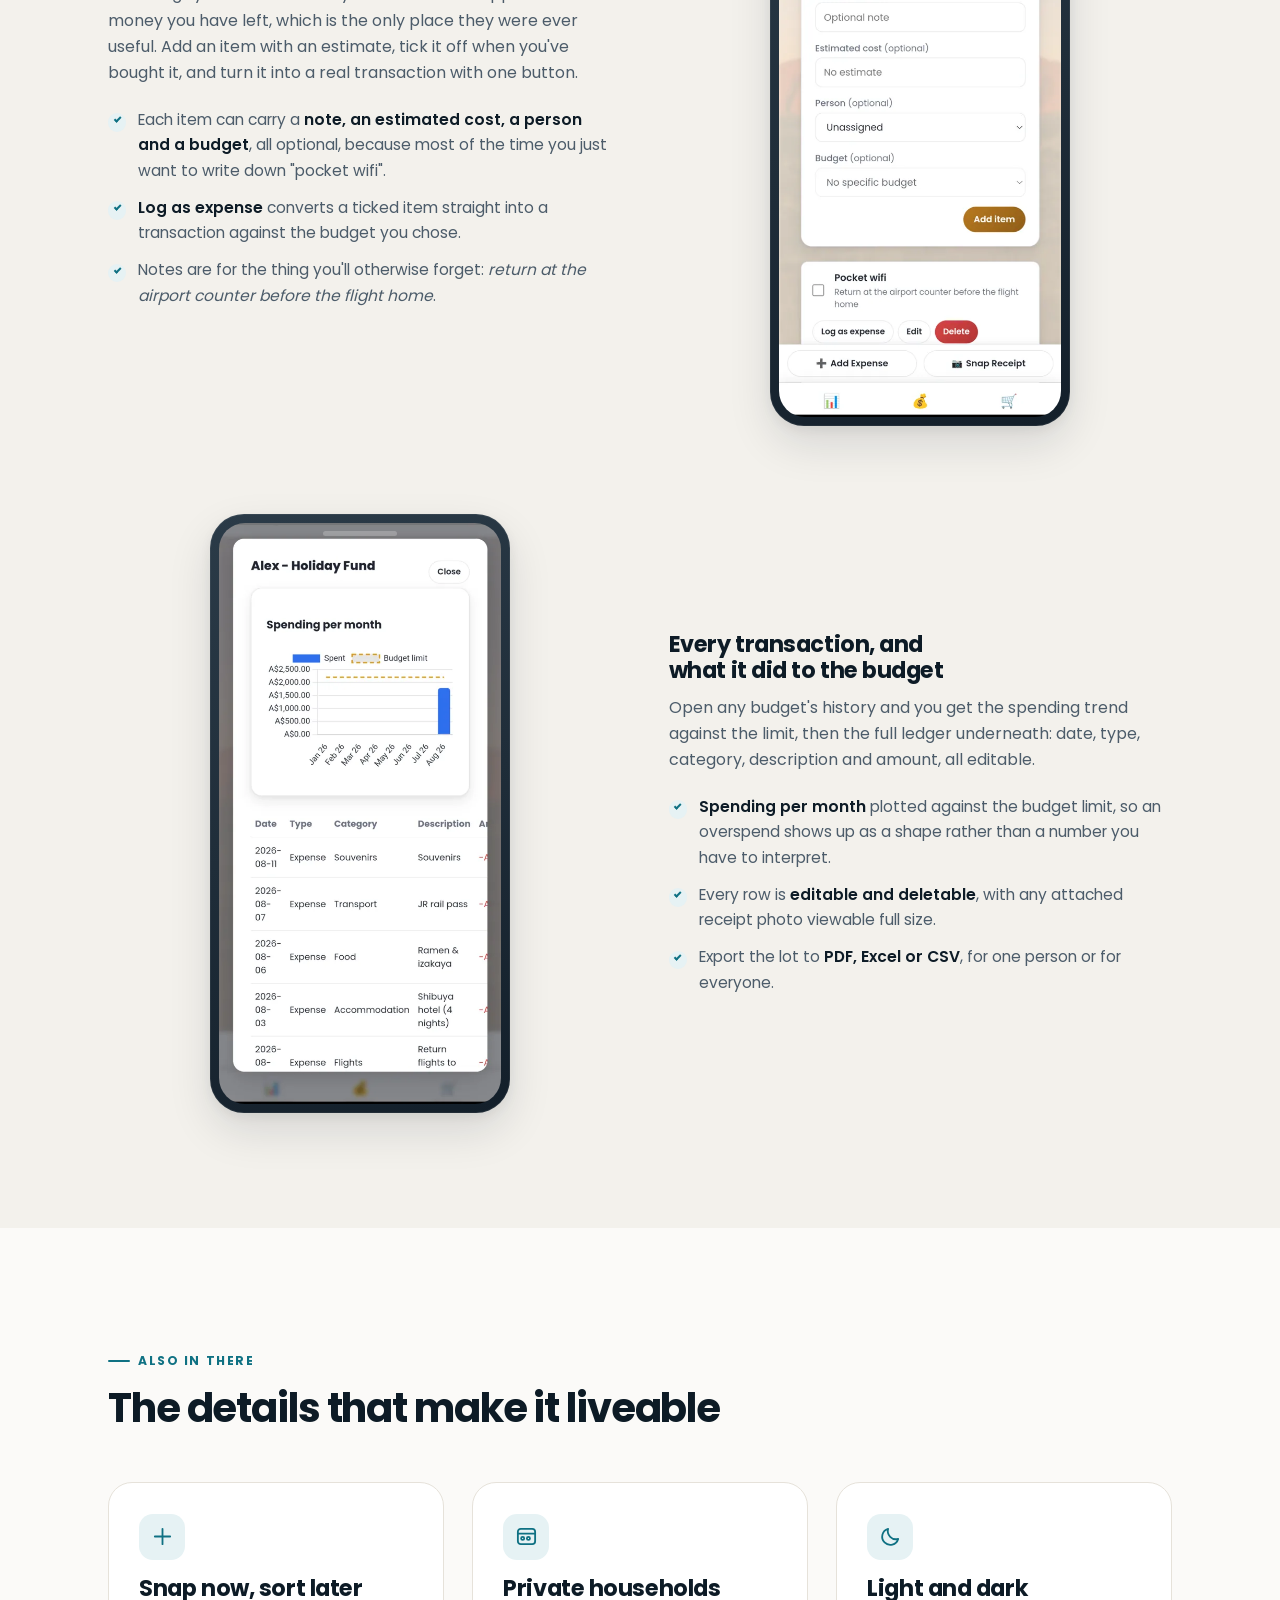
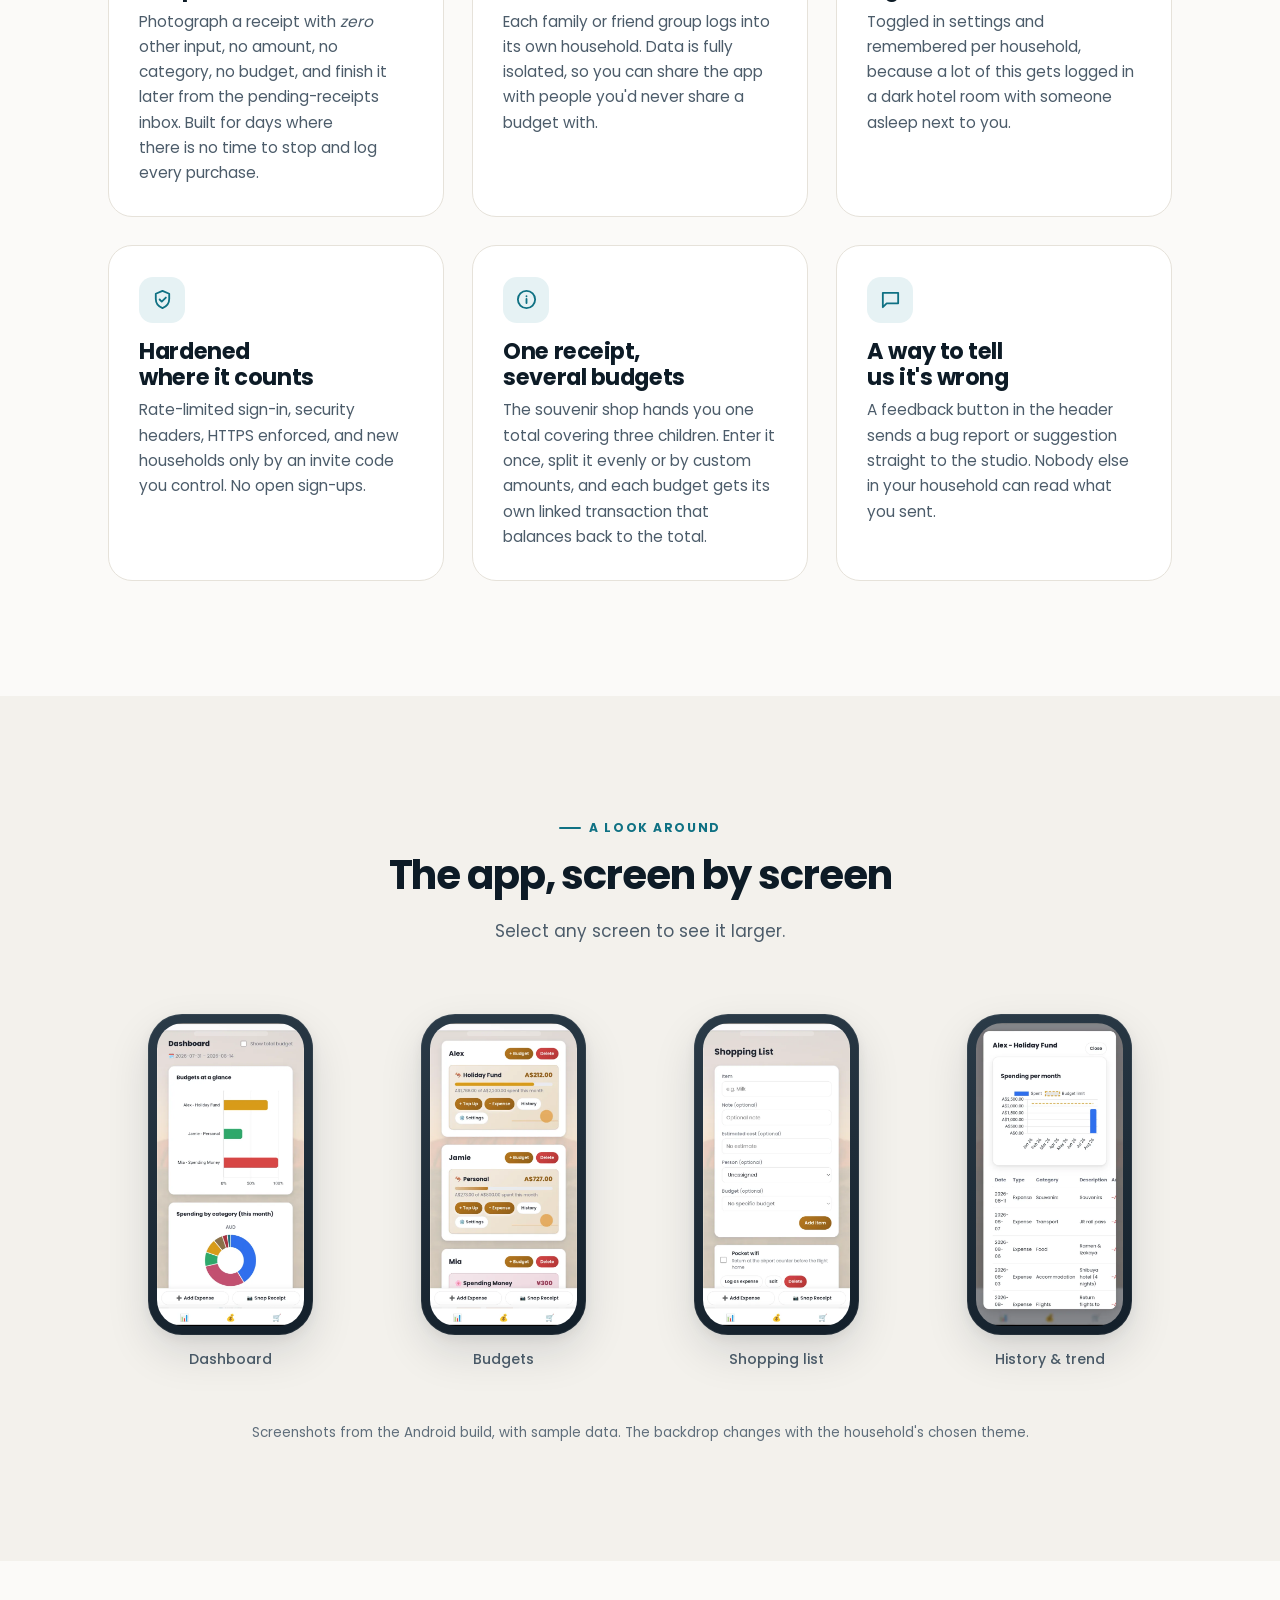
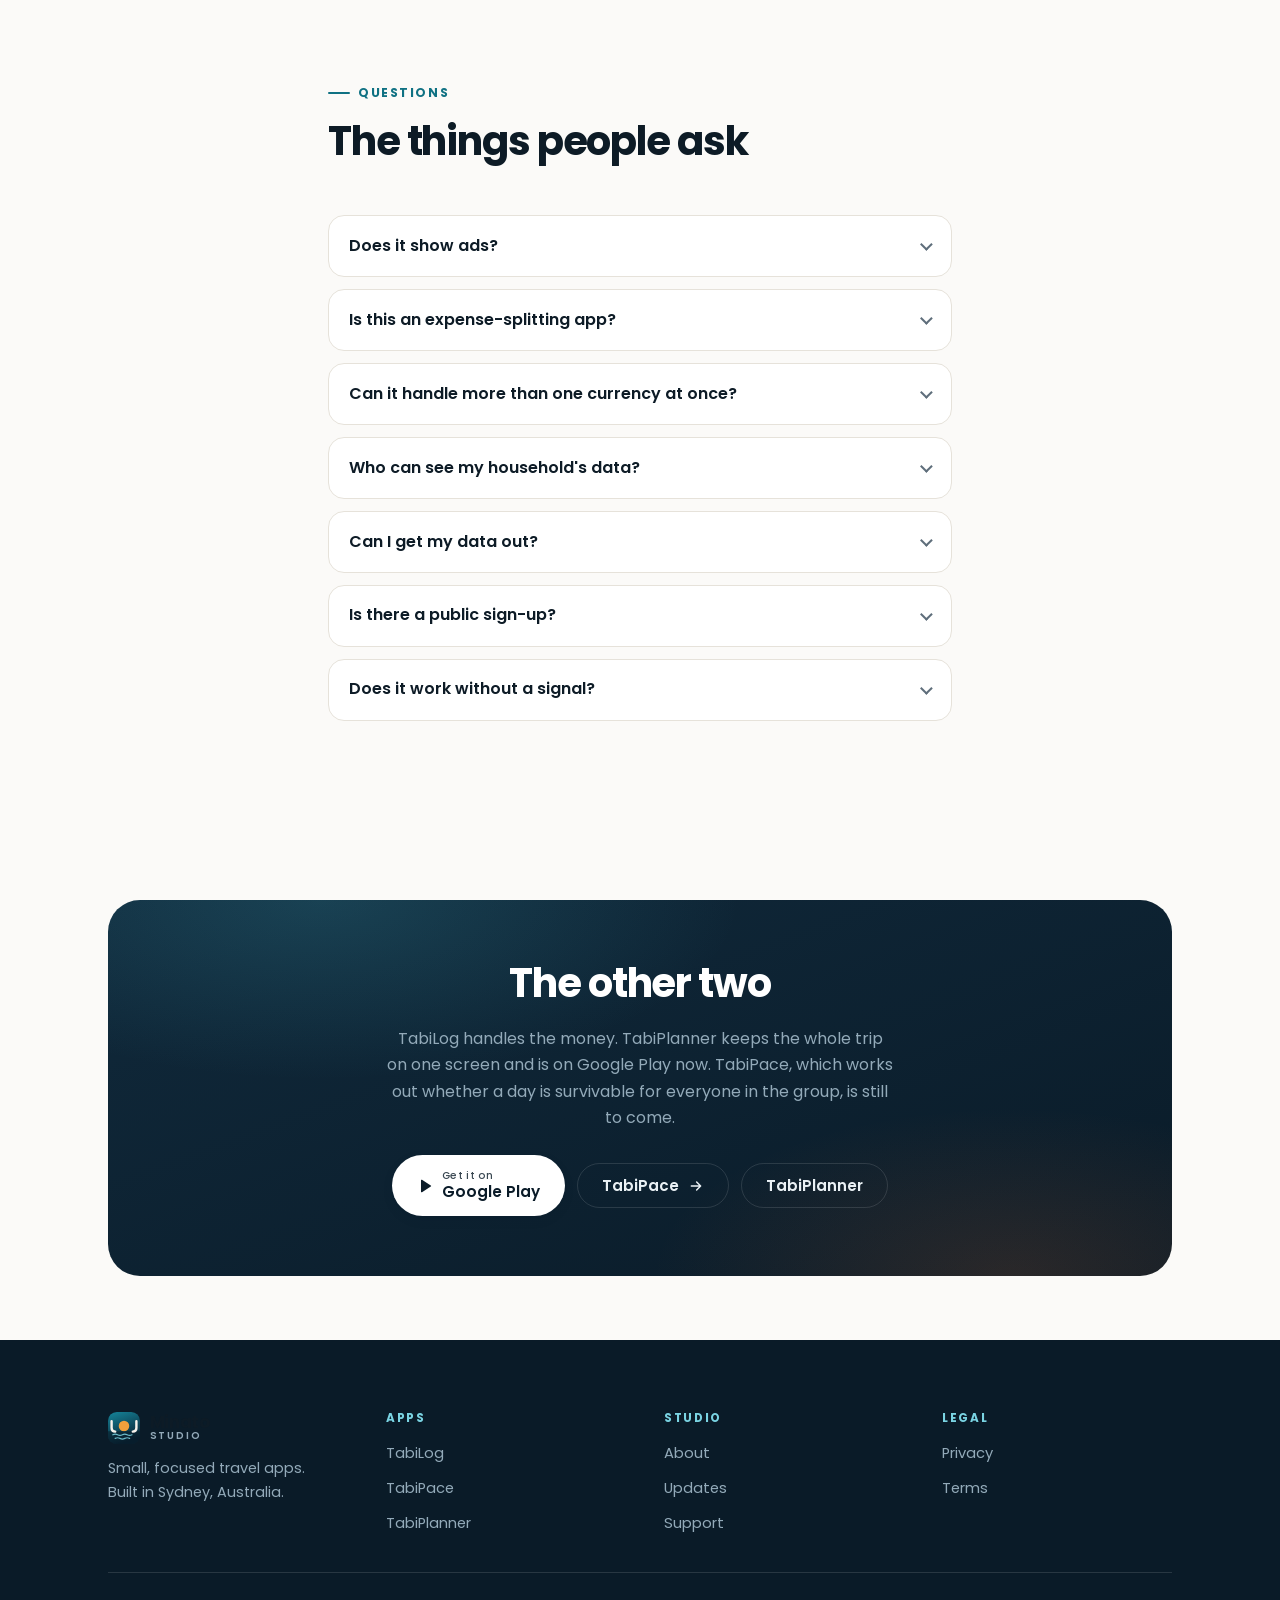
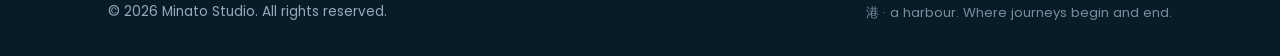
<file: tabilog.html>
<!doctype html>
<html lang="en">
<head>
<meta charset="utf-8">
<meta name="viewport" content="width=device-width, initial-scale=1">
<title>TabiLog: family travel budgets, per person and per currency | Minato Studio</title>
<meta name="description" content="TabiLog gives every traveller their own budget in their own currency. Snap receipts now and file them later, split one shop receipt across several wallets, and export a PDF report that explains where the money went.">
<meta name="theme-color" content="#fbfaf8">
<link rel="icon" href="assets/img/minato-mark.svg" type="image/svg+xml">
<link rel="preload" href="assets/fonts/poppins-600.woff2" as="font" type="font/woff2" crossorigin>
<link rel="preload" href="assets/fonts/poppins-400.woff2" as="font" type="font/woff2" crossorigin>
<link rel="canonical" href="https://kairulbrewitt.github.io/minato-studio/tabilog.html">
<link rel="stylesheet" href="assets/css/site.css">
<meta property="og:type" content="website">
<meta property="og:title" content="TabiLog: family travel budgets">
<meta property="og:description" content="A budget per traveller, in their own currency. Receipts that can wait until you have a minute.">
<script>
(function(){var d=document.documentElement;d.classList.add('js');try{var t=localStorage.getItem('minato-theme');if(t==='dark'||t==='light'){d.setAttribute('data-theme',t);var m=document.querySelector('meta[name="theme-color"]');if(m)m.setAttribute('content',t==='dark'?'#08131c':'#fbfaf8');}}catch(e){}})();
</script>
<script type="application/ld+json">
{
  "@context": "https://schema.org",
  "@type": "MobileApplication",
  "name": "TabiLog",
  "alternateName": "TabiLog: Family Travel Budget",
  "operatingSystem": "Android",
  "applicationCategory": "FinanceApplication",
  "applicationSubCategory": "Travel expense tracker",
  "url": "https://kairulbrewitt.github.io/minato-studio/tabilog.html",
  "downloadUrl": "https://play.google.com/store/apps/details?id=com.tabilog.app",
  "installUrl": "https://play.google.com/store/apps/details?id=com.tabilog.app",
  "description": "TabiLog gives every traveller their own budget in their own currency. Snap receipts now and file them later, split one shop receipt across several wallets, and export a PDF report that explains where the money went.",
  "publisher": {
    "@type": "Organization",
    "@id": "https://kairulbrewitt.github.io/minato-studio/#studio",
    "name": "Minato Studio",
    "url": "https://kairulbrewitt.github.io/minato-studio/",
    "email": "minatostudio26@gmail.com"
  },
  "offers": {
    "@type": "Offer",
    "price": "0",
    "priceCurrency": "AUD",
    "availability": "https://schema.org/InStock",
    "url": "https://play.google.com/store/apps/details?id=com.tabilog.app"
  }
}
</script>
</head>
<body>

<a class="skip-link" href="#main">Skip to content</a>

<header class="site-header">
  <div class="wrap header-inner">
    <a class="brand" href="index.html" aria-label="Minato Studio, home">
      <svg class="brand-mark" viewBox="0 0 40 40" aria-hidden="true" focusable="false">
        <defs>
          <linearGradient id="bm" x1="0" y1="0" x2="0.35" y2="1"><stop offset="0" stop-color="#15859a"/><stop offset="1" stop-color="#0a2233"/></linearGradient>
          <clipPath id="bc"><rect width="40" height="40" rx="11"/></clipPath>
        </defs>
        <g clip-path="url(#bc)">
          <rect width="40" height="40" fill="url(#bm)"/>
          <circle cx="20" cy="17.5" r="6.6" fill="#f0a03c"/>
          <rect y="24" width="40" height="16" fill="#071a27" opacity="0.55"/>
          <g stroke="#7fd6e4" stroke-width="1.5" stroke-linecap="round" fill="none" opacity="0.85"><path d="M6 28.5q3-1.6 6 0t6 0 6 0 6 0"/><path d="M9 33q3-1.6 6 0t6 0 6 0"/></g>
          <g stroke="#f7f3ec" stroke-width="3" stroke-linecap="round" fill="none"><path d="M4.5 11.5v8.5q0 4.5 4.5 4.5"/><path d="M35.5 11.5v8.5q0 4.5-4.5 4.5"/></g>
        </g>
      </svg>
      <span class="brand-name"><b>Minato</b><span>Studio</span></span>
    </a>

    <nav class="nav" id="site-nav" aria-label="Main">
      <a href="tabilog.html" aria-current="page">TabiLog</a>
      <a href="tabipace.html">TabiPace</a>
      <a href="tabiplanner.html">TabiPlanner</a>
      <a href="about.html">About</a>
      <a href="updates.html">Updates</a>
      <a href="support.html">Support</a>
    </nav>

    <div class="header-tools">
      <button class="icon-btn theme-toggle" type="button" aria-label="Switch theme">
        <svg class="icon-sun" viewBox="0 0 24 24" fill="none" stroke="currentColor" stroke-width="2" stroke-linecap="round" aria-hidden="true"><circle cx="12" cy="12" r="4.2"/><path d="M12 2.5v2M12 19.5v2M2.5 12h2M19.5 12h2M5.2 5.2l1.4 1.4M17.4 17.4l1.4 1.4M18.8 5.2l-1.4 1.4M6.6 17.4l-1.4 1.4"/></svg>
        <svg class="icon-moon" viewBox="0 0 24 24" fill="none" stroke="currentColor" stroke-width="2" stroke-linecap="round" stroke-linejoin="round" aria-hidden="true"><path d="M20 14.5A8.5 8.5 0 0 1 9.5 4a8.5 8.5 0 1 0 10.5 10.5z"/></svg>
      </button>
      <button class="icon-btn nav-toggle" type="button" aria-expanded="false" aria-controls="site-nav" aria-label="Menu">
        <svg viewBox="0 0 24 24" fill="none" stroke="currentColor" stroke-width="2" stroke-linecap="round" aria-hidden="true"><path d="M4 7h16M4 12h16M4 17h16"/></svg>
      </button>
    </div>
  </div>
</header>

<main id="main">

  <!-- ================================================== hero -->
  <section class="hero hero-deep">
    <svg class="hero-horizon" viewBox="0 0 1440 180" preserveAspectRatio="none" aria-hidden="true">
      <path d="M0 120q180-46 360-14t360 8 360-30 360 12v84H0z" fill="rgba(47,111,237,.16)"/>
      <path d="M0 146q200-34 400-8t400 4 320-22 320 16v44H0z" fill="rgba(69,185,204,.1)"/>
    </svg>

    <div class="wrap">
      <div class="hero-grid">
        <div class="hero-copy">
          <span class="eyebrow">TabiLog</span>
          <h1>Family budgets, wherever life takes you.</h1>
          <p class="lede">Every traveller gets their own pot of money, in their own currency. Log what's spent in seconds, or photograph the receipt now and deal with it when you sit down.</p>
          <div class="btn-row">
            <a class="btn btn-play" href="https://play.google.com/store/apps/details?id=com.tabilog.app">
              <svg viewBox="0 0 24 24" fill="currentColor" aria-hidden="true"><path d="M6 3.5v17a1 1 0 0 0 1.53.85l13.2-8.5a1 1 0 0 0 0-1.7L7.53 2.65A1 1 0 0 0 6 3.5Z"/></svg>
              <span class="btn-play-text"><small>Get it on</small>Google Play</span>
            </a>
            <a class="btn btn-ghost" href="#features">
              What it does
              <svg viewBox="0 0 24 24" fill="none" stroke="currentColor" stroke-width="2.2" stroke-linecap="round" stroke-linejoin="round" aria-hidden="true"><path d="M12 5v13M6 12l6 6 6-6"/></svg>
            </a>
            <a class="btn btn-ghost" href="#faq">Common questions</a>
          </div>
          <p style="margin-top:1.5rem;"><span class="pill pill-live">In use</span></p>
        </div>

        <div class="hero-art">
          <div class="phone-stack">
            <div class="phone phone-back" aria-hidden="true">
              <div class="phone-screen"><img src="assets/img/shots/app-budgets.webp" alt="" width="540" height="1113" loading="eager"></div>
            </div>
            <div class="phone">
              <div class="phone-screen">
                <img src="assets/img/shots/app-dashboard.webp" alt="The TabiLog dashboard: a bar chart of each budget&apos;s spending against its monthly limit, and a donut chart breaking down spending by category." width="540" height="1113" loading="eager">
              </div>
            </div>
          </div>
        </div>
      </div>
    </div>
  </section>

  <!-- ================================================== the problem -->
  <section class="section">
    <div class="wrap wrap-narrow center">
      <span class="eyebrow center-x" style="display:inline-flex;">Why it exists</span>
      <h2>Shared expense apps solve the wrong problem</h2>
      <p class="lede">Splitwise and its cousins assume a group of adults settling up afterwards. A family trip isn't that. Each kid has spending money, some from you and some from their grandmother, and the question is never "who owes whom". It's <em>has Aaron got anything left, and is it in yen or dollars?</em></p>
    </div>
  </section>

  <!-- ================================================== features -->
  <section class="section section-sunk" id="features">
    <div class="wrap">
      <div class="section-head">
        <span class="eyebrow">What it does</span>
        <h2>Four things it's built to do well</h2>
      </div>

      <!-- 1 -->
      <div class="feature-row">
        <div class="feature-row-copy">
          <h3>A separate pot per person, and per giver</h3>
          <p>Each traveller gets their own card, and inside it as many budgets as they need. One child can hold a yen budget from you and an Australian dollar budget from their grandmother at the same time, because to a nine-year-old those <em>are</em> two different things.</p>
          <ul class="tick-list">
            <li>Each budget carries <strong>its own currency</strong>, 16 supported, from AUD and JPY to SGD, MYR and NZD, and its own artwork, so you recognise it before you read it.</li>
            <li>Balance is simply <strong>top-ups minus expenses</strong>. No reconciliation, no settling up, no one owing anyone.</li>
            <li>An optional <strong>monthly limit</strong>, with a progress bar and a plain-language line: <em>A$1,788.00 of A$2,200.00 spent this month</em>.</li>
            <li><strong>Top up, log an expense, open the history or change the settings</strong> without leaving the card.</li>
          </ul>
        </div>
        <div class="feature-row-art">
          <div class="phone">
            <div class="phone-screen">
              <img src="assets/img/shots/app-budgets.webp" alt="The Budgets tab: a card per person containing their budgets, each showing a balance, a progress bar against its monthly limit, and buttons to top up, log an expense, view history or change settings." width="540" height="1113" loading="lazy">
            </div>
          </div>
        </div>
      </div>

      <!-- 2 -->
      <div class="feature-row reverse">
        <div class="feature-row-copy">
          <h3>The whole trip, answered on one screen</h3>
          <p>The dashboard is scoped to the trip's dates, not just the calendar month. It answers the two questions that actually get asked out loud: <em>who is close to running out</em>, and <em>where has it all gone</em>.</p>
          <ul class="tick-list">
            <li><strong>Budgets at a glance</strong>, every budget as a bar against its limit, coloured green, amber or red so the problem finds you rather than the other way round.</li>
            <li><strong>Spending by category</strong>, broken out per currency, so nothing depends on an exchange rate that moved since you paid.</li>
            <li>A <strong>trip date range</strong> across the top, and a "show total budget" toggle for when you want the number rather than the detail.</li>
            <li><strong>Add Expense</strong> and <strong>Snap Receipt</strong> stay pinned to the bottom of every screen, so logging something is never more than one tap away.</li>
          </ul>
        </div>
        <div class="feature-row-art">
          <div class="phone">
            <div class="phone-screen">
              <img src="assets/img/shots/app-dashboard.webp" alt="The Dashboard: a trip date range, a "budgets at a glance" bar chart colour-coded by how much of each limit is spent, and a spending-by-category donut chart for Australian dollars." width="540" height="1113" loading="lazy">
            </div>
          </div>
        </div>
      </div>

      <!-- 3 -->
      <div class="feature-row">
        <div class="feature-row-copy">
          <h3>A shopping list that turns into expenses</h3>
          <p>The things you still need to buy live in the same app as the money you have left, which is the only place they were ever useful. Add an item with an estimate, tick it off when you've bought it, and turn it into a real transaction with one button.</p>
          <ul class="tick-list">
            <li>Each item can carry a <strong>note, an estimated cost, a person and a budget</strong>, all optional, because most of the time you just want to write down "pocket wifi".</li>
            <li><strong>Log as expense</strong> converts a ticked item straight into a transaction against the budget you chose.</li>
            <li>Notes are for the thing you'll otherwise forget: <em>return at the airport counter before the flight home</em>.</li>
          </ul>
        </div>
        <div class="feature-row-art">
          <div class="phone">
            <div class="phone-screen">
              <img src="assets/img/shots/app-shopping.webp" alt="The Shopping List tab: a form for adding an item with an optional note, estimated cost, person and budget, above a checklist item with buttons to log it as an expense, edit it or delete it." width="540" height="1113" loading="lazy">
            </div>
          </div>
        </div>
      </div>

      <!-- 4 -->
      <div class="feature-row reverse">
        <div class="feature-row-copy">
          <h3>Every transaction, and what it did to the budget</h3>
          <p>Open any budget's history and you get the spending trend against the limit, then the full ledger underneath: date, type, category, description and amount, all editable.</p>
          <ul class="tick-list">
            <li><strong>Spending per month</strong> plotted against the budget limit, so an overspend shows up as a shape rather than a number you have to interpret.</li>
            <li>Every row is <strong>editable and deletable</strong>, with any attached receipt photo viewable full size.</li>
            <li>Export the lot to <strong>PDF, Excel or CSV</strong>, for one person or for everyone.</li>
          </ul>
        </div>
        <div class="feature-row-art">
          <div class="phone">
            <div class="phone-screen">
              <img src="assets/img/shots/app-history.webp" alt="A budget history view: a "spending per month" bar chart with a dashed budget-limit line, above a table of transactions listing date, type, category, description and amount." width="540" height="1113" loading="lazy">
            </div>
          </div>
        </div>
      </div>

    </div>
  </section>

  <!-- ================================================== everything else -->
  <section class="section">
    <div class="wrap">
      <div class="section-head">
        <span class="eyebrow">Also in there</span>
        <h2>The details that make it liveable</h2>
      </div>

      <div class="grid grid-3">
        <article class="card reveal">
          <div class="feature-icon">
            <svg viewBox="0 0 24 24" fill="none" stroke="currentColor" stroke-width="1.9" stroke-linecap="round" stroke-linejoin="round" aria-hidden="true"><path d="M12 4v16M4 12h16"/></svg>
          </div>
          <h3>Snap now, sort later</h3>
          <p>Photograph a receipt with <em>zero</em> other input, no amount, no category, no budget, and finish it later from the pending-receipts inbox. Built for days where there is no time to stop and log every purchase.</p>
        </article>

        <article class="card reveal">
          <div class="feature-icon">
            <svg viewBox="0 0 24 24" fill="none" stroke="currentColor" stroke-width="1.9" stroke-linecap="round" stroke-linejoin="round" aria-hidden="true"><rect x="3" y="4" width="18" height="16" rx="3"/><path d="M3 9h18"/><circle cx="8" cy="14" r="1.6"/><circle cx="14" cy="14" r="1.6"/></svg>
          </div>
          <h3>Private households</h3>
          <p>Each family or friend group logs into its own household. Data is fully isolated, so you can share the app with people you'd never share a budget with.</p>
        </article>

        <article class="card reveal">
          <div class="feature-icon">
            <svg viewBox="0 0 24 24" fill="none" stroke="currentColor" stroke-width="1.9" stroke-linecap="round" stroke-linejoin="round" aria-hidden="true"><path d="M20 14.5A8.5 8.5 0 0 1 9.5 4a8.5 8.5 0 1 0 10.5 10.5z"/></svg>
          </div>
          <h3>Light and dark</h3>
          <p>Toggled in settings and remembered per household, because a lot of this gets logged in a dark hotel room with someone asleep next to you.</p>
        </article>

        <article class="card reveal">
          <div class="feature-icon">
            <svg viewBox="0 0 24 24" fill="none" stroke="currentColor" stroke-width="1.9" stroke-linecap="round" stroke-linejoin="round" aria-hidden="true"><path d="M12 3l7 3v5.5c0 4.3-2.9 7.9-7 9.5-4.1-1.6-7-5.2-7-9.5V6z"/><path d="M9 12l2.2 2.2L15.5 10"/></svg>
          </div>
          <h3>Hardened where it counts</h3>
          <p>Rate-limited sign-in, security headers, HTTPS enforced, and new households only by an invite code you control. No open sign-ups.</p>
        </article>

        <article class="card reveal">
          <div class="feature-icon">
            <svg viewBox="0 0 24 24" fill="none" stroke="currentColor" stroke-width="1.9" stroke-linecap="round" stroke-linejoin="round" aria-hidden="true"><circle cx="12" cy="12" r="9"/><path d="M12 8.5v.2M12 11.5v4.2"/></svg>
          </div>
          <h3>One receipt, several budgets</h3>
          <p>The souvenir shop hands you one total covering three children. Enter it once, split it evenly or by custom amounts, and each budget gets its own linked transaction that balances back to the total.</p>
        </article>

        <article class="card reveal">
          <div class="feature-icon">
            <svg viewBox="0 0 24 24" fill="none" stroke="currentColor" stroke-width="1.9" stroke-linecap="round" stroke-linejoin="round" aria-hidden="true"><path d="M4 5h16v11H8l-4 4z"/></svg>
          </div>
          <h3>A way to tell us it's wrong</h3>
          <p>A feedback button in the header sends a bug report or suggestion straight to the studio. Nobody else in your household can read what you sent.</p>
        </article>
      </div>
    </div>
  </section>

  <!-- ================================================== gallery -->
  <section class="section section-sunk">
    <div class="wrap">
      <div class="section-head center">
        <span class="eyebrow center-x" style="display:inline-flex;">A look around</span>
        <h2>The app, screen by screen</h2>
        <p>Select any screen to see it larger.</p>
      </div>

      <div class="gallery">
        <figure class="shot" role="button" tabindex="0" aria-label="Enlarge: Dashboard">
          <div class="phone"><div class="phone-screen"><img src="assets/img/shots/app-dashboard.webp" alt="The dashboard with a trip date range, budgets-at-a-glance bar chart and a spending-by-category donut." width="540" height="1113" loading="lazy"></div></div>
          <figcaption>Dashboard</figcaption>
        </figure>

        <figure class="shot" role="button" tabindex="0" aria-label="Enlarge: Budgets">
          <div class="phone"><div class="phone-screen"><img src="assets/img/shots/app-budgets.webp" alt="The budgets tab: one card per person, each holding their budgets with balances and limit progress." width="540" height="1113" loading="lazy"></div></div>
          <figcaption>Budgets</figcaption>
        </figure>

        <figure class="shot" role="button" tabindex="0" aria-label="Enlarge: Shopping list">
          <div class="phone"><div class="phone-screen"><img src="assets/img/shots/app-shopping.webp" alt="The shopping list, with a form for adding items and a checklist item that can be logged as an expense." width="540" height="1113" loading="lazy"></div></div>
          <figcaption>Shopping list</figcaption>
        </figure>

        <figure class="shot" role="button" tabindex="0" aria-label="Enlarge: History and trend">
          <div class="phone"><div class="phone-screen"><img src="assets/img/shots/app-history.webp" alt="A budget history: spending per month against the limit, above the full transaction table." width="540" height="1113" loading="lazy"></div></div>
          <figcaption>History &amp; trend</figcaption>
        </figure>
      </div>

      <p class="center" style="margin-top:2rem;"><small style="color:var(--ink-3);">Screenshots from the Android build, with sample data. The backdrop changes with the household's chosen theme.</small></p>
    </div>
  </section>

  <!-- ================================================== faq -->
  <section class="section" id="faq">
    <div class="wrap wrap-narrow">
      <div class="section-head">
        <span class="eyebrow">Questions</span>
        <h2>The things people ask</h2>
      </div>

      <div class="faq">
        <details>
          <summary>Does it show ads?</summary>
          <div class="faq-body"><p>The Android build does: banner ads served by Google AdMob, which is what pays for the app being free. Nothing you enter is shared with the ad network: your budgets, transactions and receipts never leave your household. The web version has no ads at all. The <a class="link" href="privacy.html">privacy page</a> sets out exactly what AdMob collects.</p></div>
        </details>

        <details>
          <summary>Is this an expense-splitting app?</summary>
          <div class="faq-body"><p>No. There's no "who owes whom" and no settling up. TabiLog tracks pots of money that belong to individual people. The split feature divides <em>one receipt</em> across several of those pots at the moment you pay. It doesn't create a debt between anyone.</p></div>
        </details>

        <details>
          <summary>Can it handle more than one currency at once?</summary>
          <div class="faq-body"><p>Yes, and it doesn't try to be clever about it. Each wallet has one currency and stays in it. Totals and charts are shown per currency rather than converted to a single one, so you never see a number that depends on an exchange rate that moved.</p></div>
        </details>

        <details>
          <summary>Who can see my household's data?</summary>
          <div class="faq-body">
            <p>Only people who log into that household. Households are fully isolated from one another, so another family using the same deployment cannot see, reach or affect your data.</p>
            <p>Feedback you send through the app is the one exception, and it goes only to the studio: nobody in your household can read it, including you.</p>
          </div>
        </details>

        <details>
          <summary>Can I get my data out?</summary>
          <div class="faq-body"><p>Always. CSV, Excel and PDF, for one person or everyone, at any time. There's also a self-service account deletion under settings that permanently wipes the household and everything in it.</p></div>
        </details>

        <details>
          <summary>Is there a public sign-up?</summary>
          <div class="faq-body"><p>No. Creating a household requires an invite code, which keeps the deployment to people who were actually invited. This site is here to explain what the app is, not to sign anyone up.</p></div>
        </details>

        <details>
          <summary>Does it work without a signal?</summary>
          <div class="faq-body"><p>The Android build stores its data on the device, which is the configuration built for travel. The point at which you most need it is usually the point at which you have least reception.</p></div>
        </details>
      </div>
    </div>
  </section>

  <!-- ================================================== cta -->
  <section class="section-sm">
    <div class="wrap">
      <div class="cta-band reveal">
        <h2>The other two</h2>
        <p>TabiLog handles the money. TabiPlanner keeps the whole trip on one screen and is on Google Play now. TabiPace, which works out whether a day is survivable for everyone in the group, is still to come.</p>
        <div class="btn-row center" style="margin-top:1.5rem;">
          <a class="btn btn-play" href="https://play.google.com/store/apps/details?id=com.tabiplanner.app">
            <svg viewBox="0 0 24 24" fill="currentColor" aria-hidden="true"><path d="M6 3.5v17a1 1 0 0 0 1.53.85l13.2-8.5a1 1 0 0 0 0-1.7L7.53 2.65A1 1 0 0 0 6 3.5Z"/></svg>
            <span class="btn-play-text"><small>Get it on</small>Google Play</span>
          </a>
          <a class="btn btn-ghost" href="tabipace.html">
            TabiPace
            <svg viewBox="0 0 24 24" fill="none" stroke="currentColor" stroke-width="2.2" stroke-linecap="round" stroke-linejoin="round" aria-hidden="true"><path d="M5 12h13M13 6l6 6-6 6"/></svg>
          </a>
          <a class="btn btn-ghost" href="tabiplanner.html">TabiPlanner</a>
        </div>
      </div>
    </div>
  </section>

</main>

<footer class="site-footer">
  <div class="wrap">
    <div class="footer-grid">
      <div class="footer-brand">
        <a class="brand" href="index.html">
          <svg class="brand-mark" viewBox="0 0 40 40" aria-hidden="true" focusable="false">
            <defs>
              <linearGradient id="fm" x1="0" y1="0" x2="0.35" y2="1"><stop offset="0" stop-color="#15859a"/><stop offset="1" stop-color="#0a2233"/></linearGradient>
              <clipPath id="fc"><rect width="40" height="40" rx="11"/></clipPath>
            </defs>
            <g clip-path="url(#fc)">
              <rect width="40" height="40" fill="url(#fm)"/>
              <circle cx="20" cy="17.5" r="6.6" fill="#f0a03c"/>
              <rect y="24" width="40" height="16" fill="#071a27" opacity="0.55"/>
              <g stroke="#7fd6e4" stroke-width="1.5" stroke-linecap="round" fill="none" opacity="0.85"><path d="M6 28.5q3-1.6 6 0t6 0 6 0 6 0"/><path d="M9 33q3-1.6 6 0t6 0 6 0"/></g>
              <g stroke="#f7f3ec" stroke-width="3" stroke-linecap="round" fill="none"><path d="M4.5 11.5v8.5q0 4.5 4.5 4.5"/><path d="M35.5 11.5v8.5q0 4.5-4.5 4.5"/></g>
            </g>
          </svg>
          <span class="brand-name"><b>Minato</b><span>Studio</span></span>
        </a>
        <p>Small, focused travel apps. Built in Sydney, Australia.</p>
      </div>
      <div class="footer-col">
        <h4>Apps</h4>
        <ul><li><a href="tabilog.html">TabiLog</a></li><li><a href="tabipace.html">TabiPace</a></li><li><a href="tabiplanner.html">TabiPlanner</a></li></ul>
      </div>
      <div class="footer-col">
        <h4>Studio</h4>
        <ul><li><a href="about.html">About</a></li><li><a href="updates.html">Updates</a></li><li><a href="support.html">Support</a></li></ul>
      </div>
      <div class="footer-col">
        <h4>Legal</h4>
        <ul><li><a href="privacy.html">Privacy</a></li><li><a href="terms.html">Terms</a></li></ul>
      </div>
    </div>
    <div class="footer-bottom">
      <p>© <span data-year>2026</span> Minato Studio. All rights reserved.</p>
      <p class="footer-jp">港 · a harbour. Where journeys begin and end.</p>
    </div>
  </div>
</footer>

<script src="assets/js/site.js" defer></script>
</body>
</html>
</file>
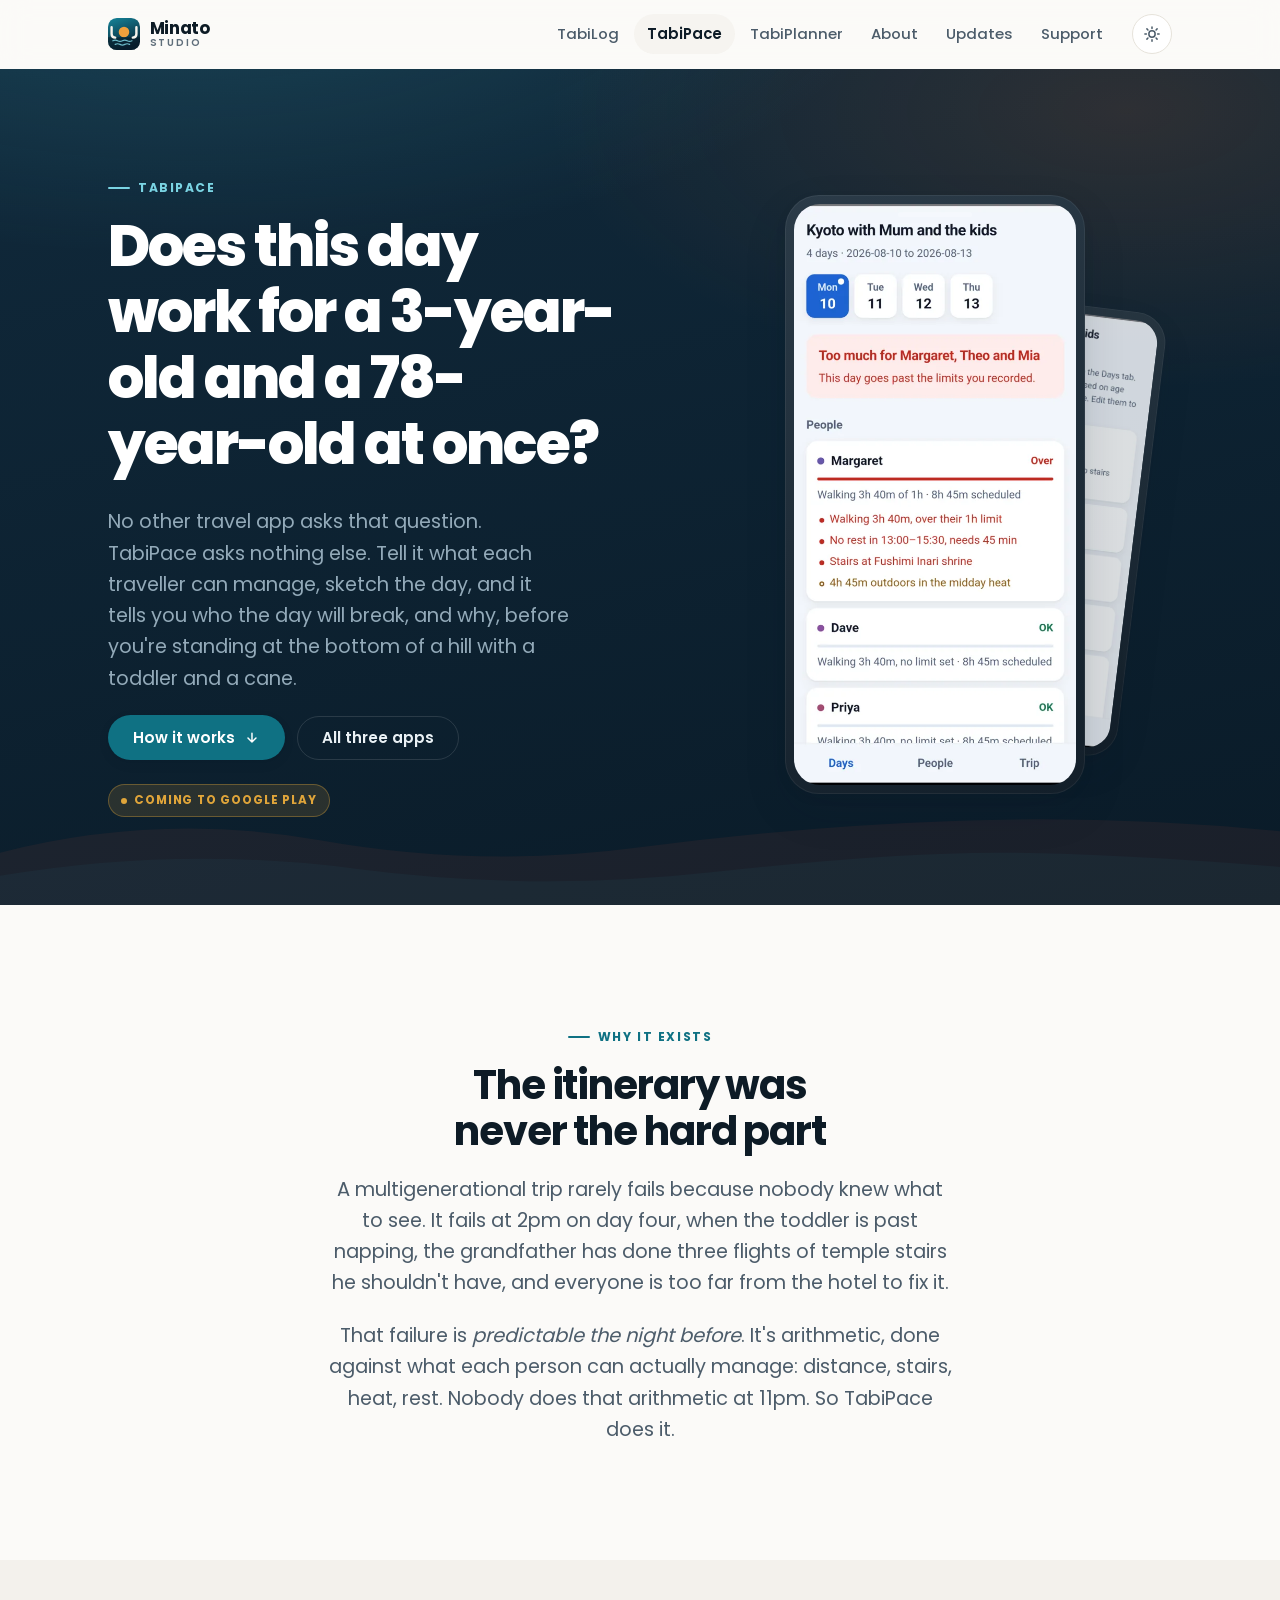
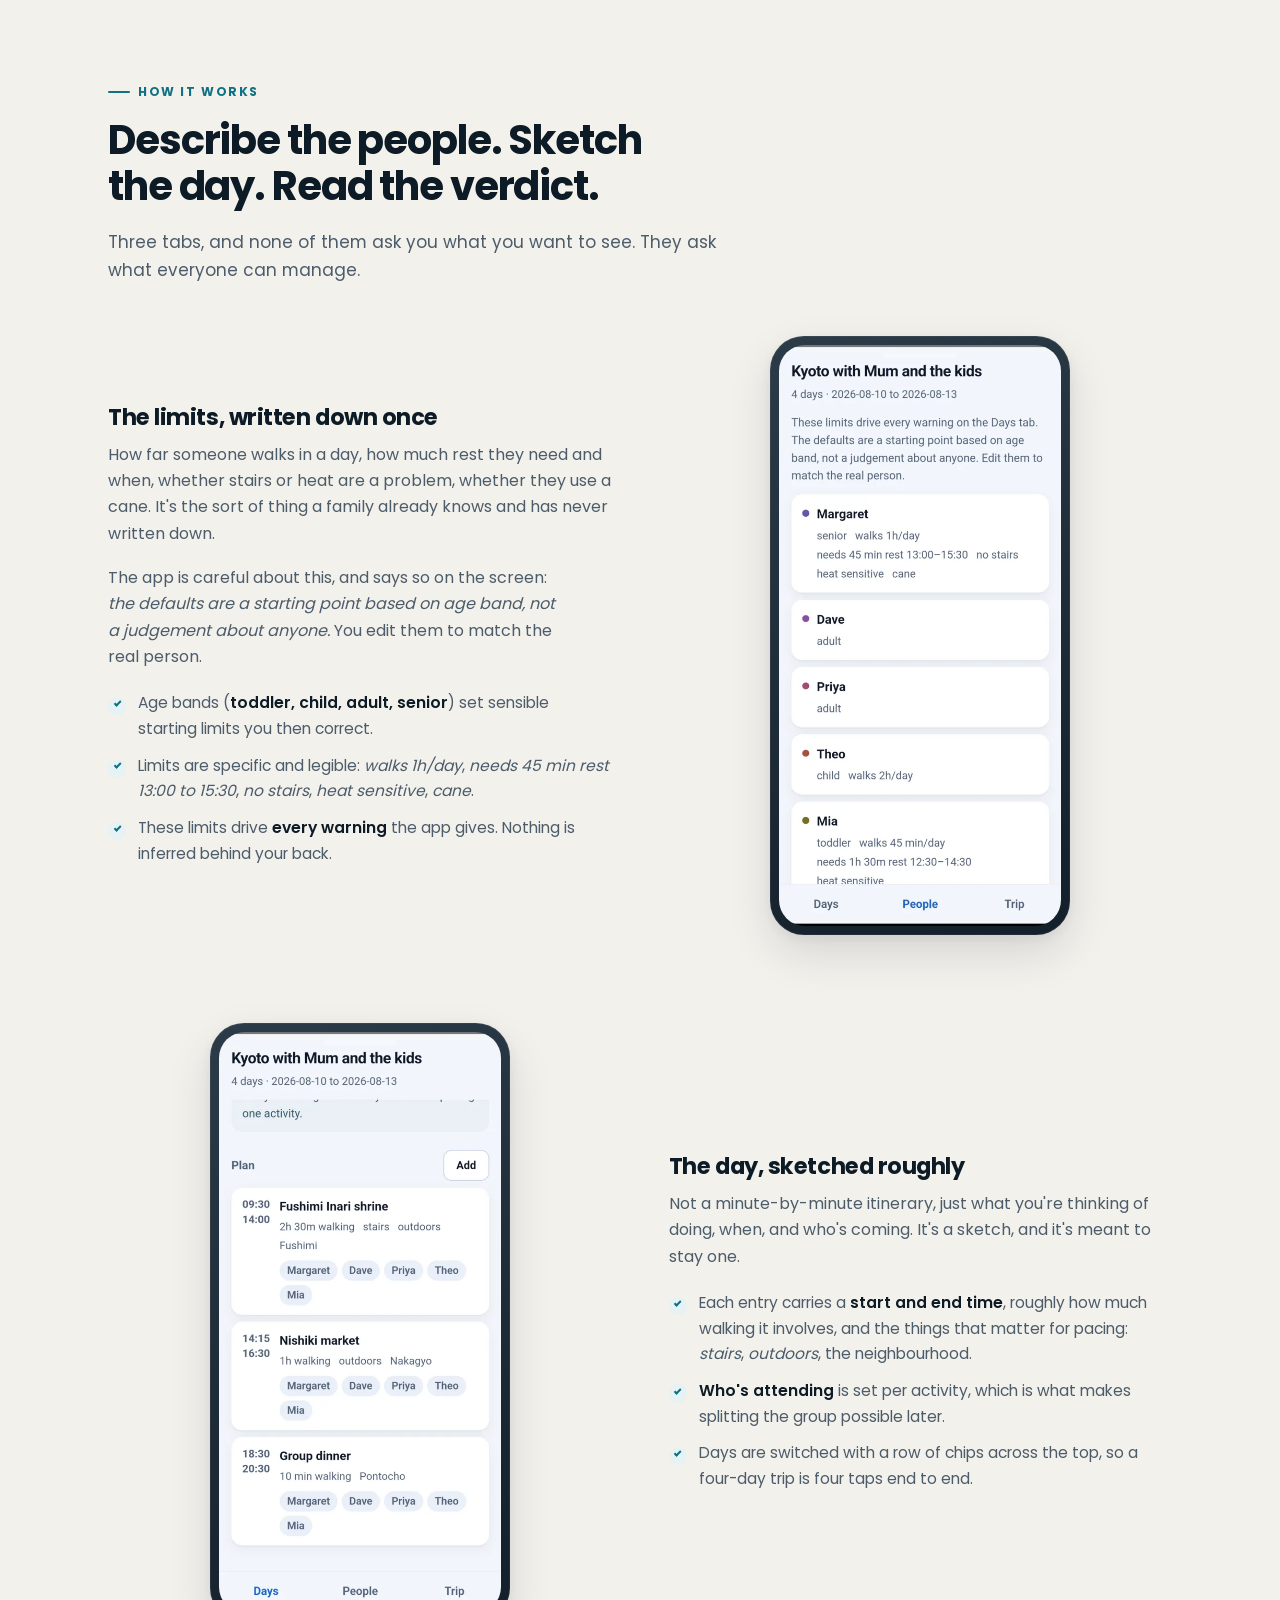
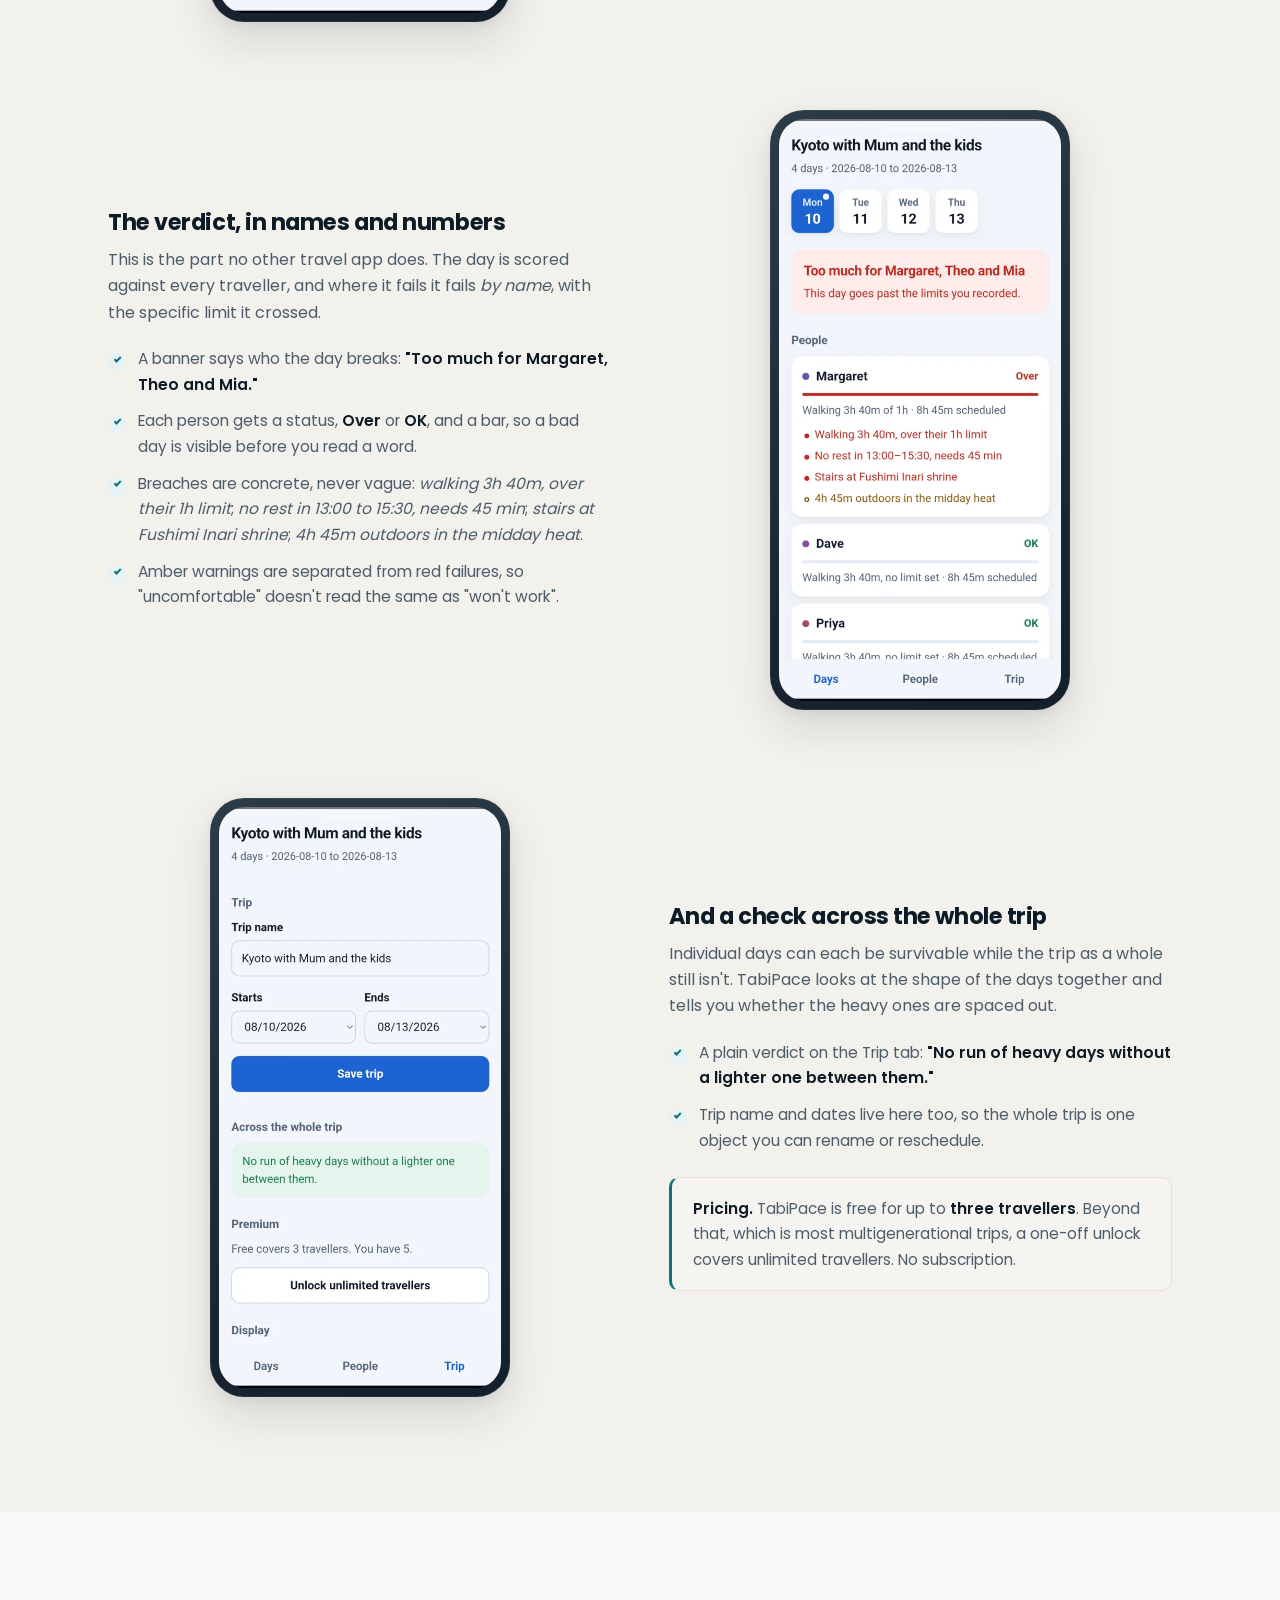
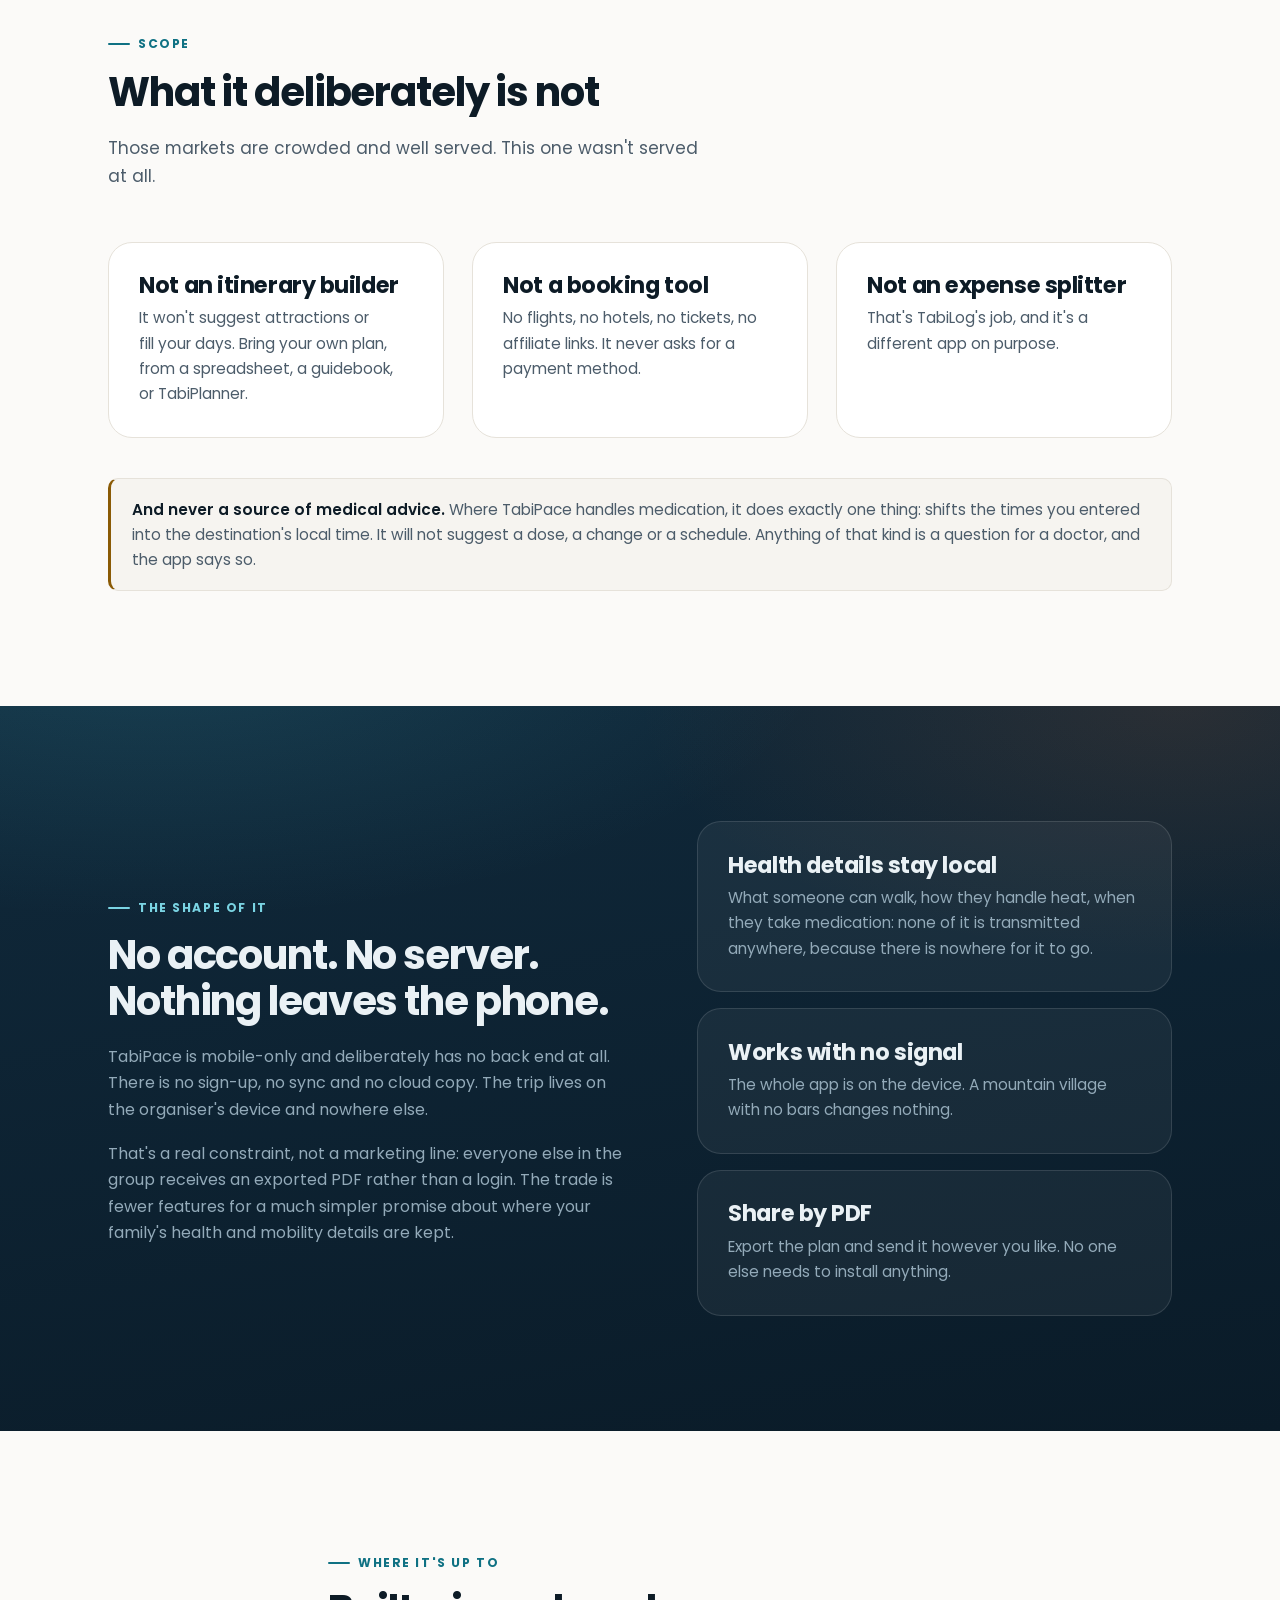
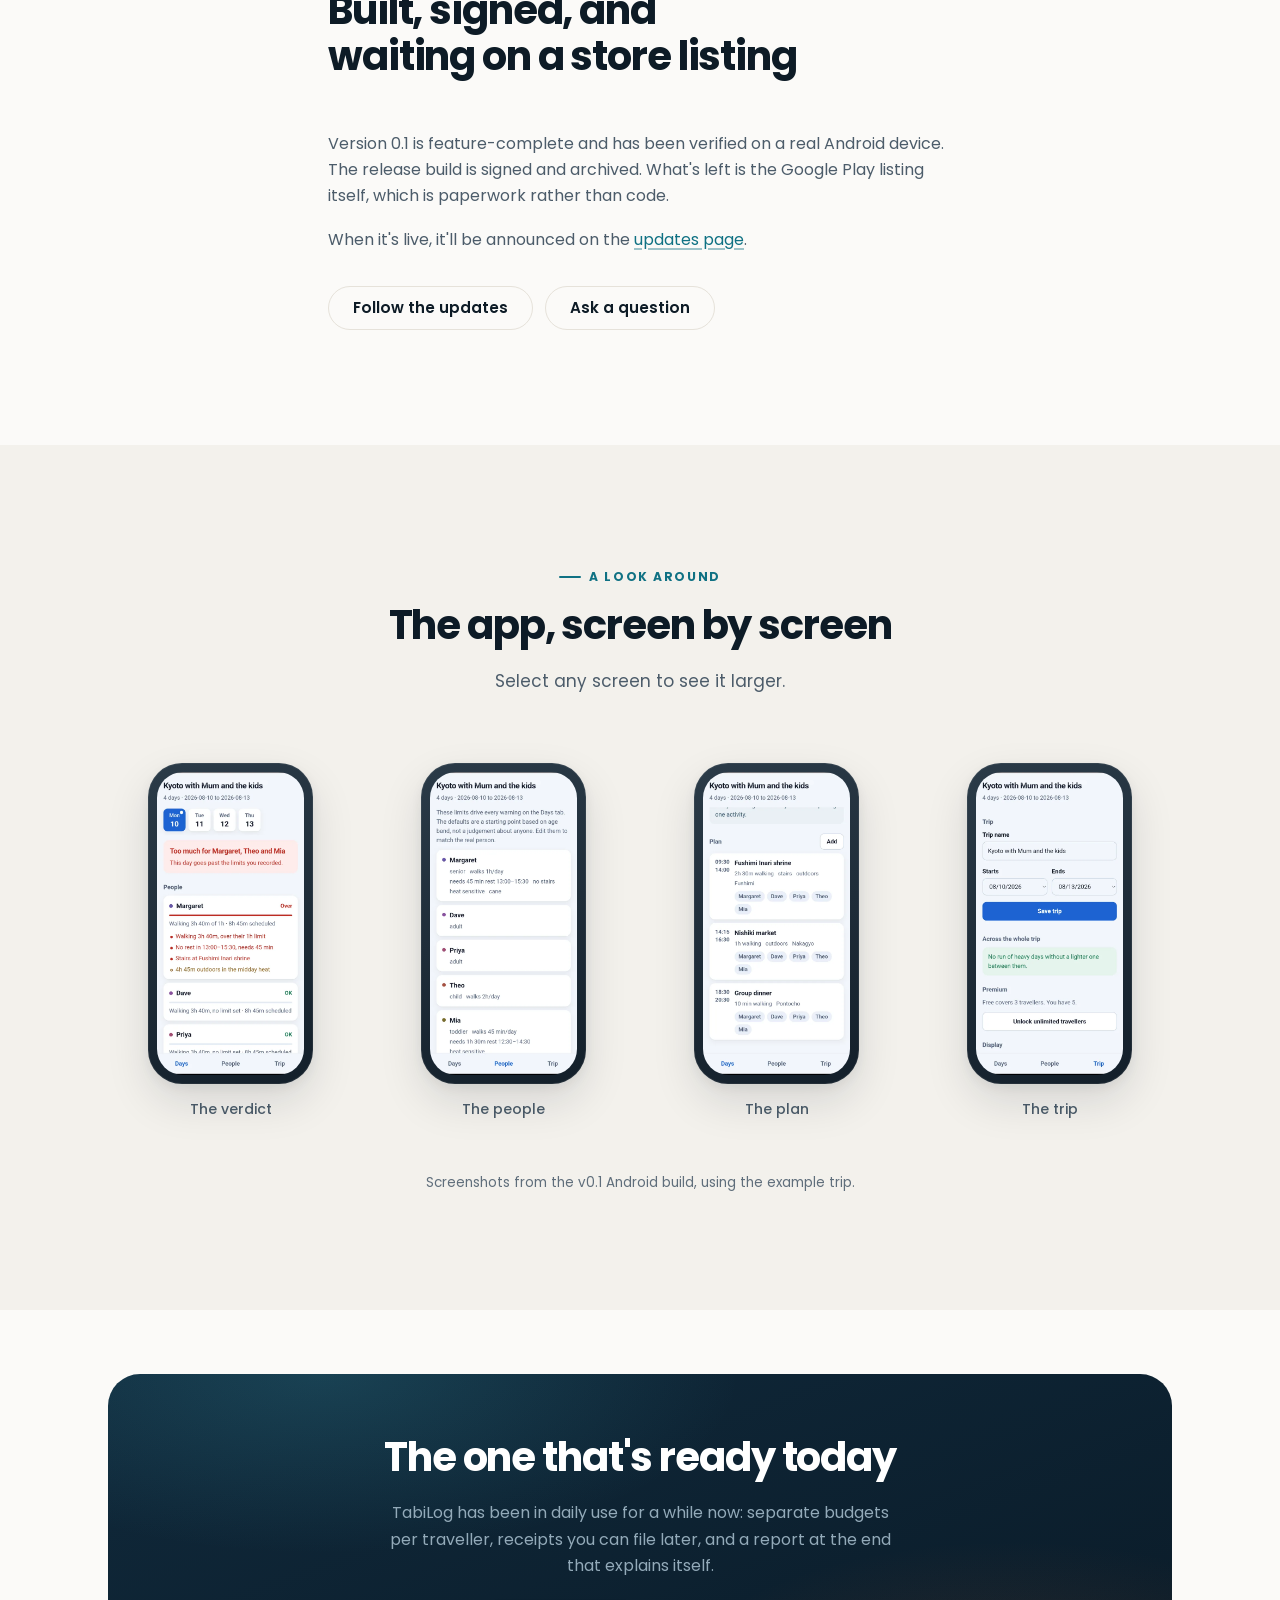
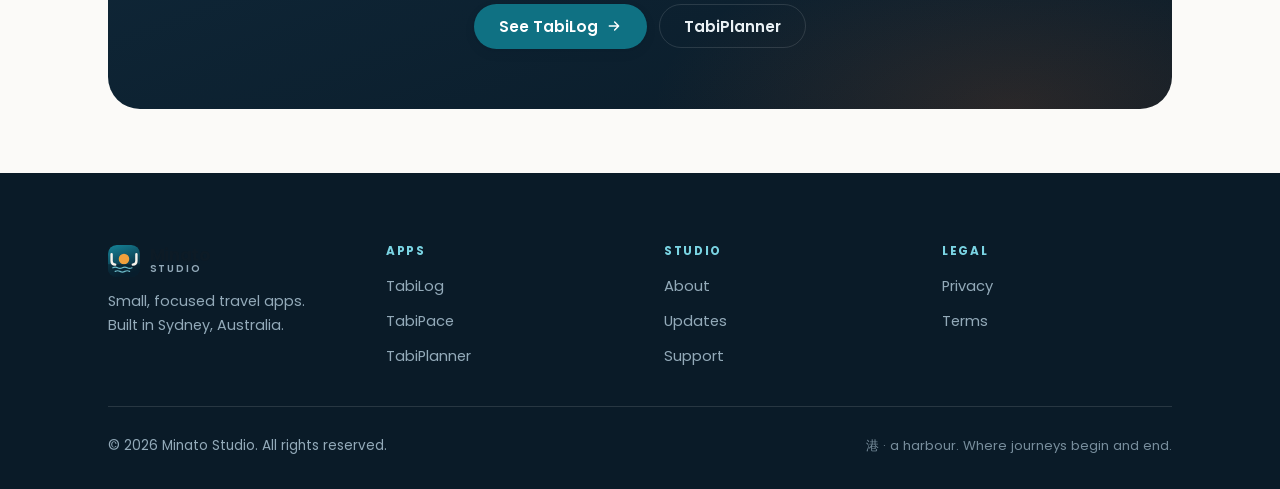
<file: tabipace.html>
<!doctype html>
<html lang="en">
<head>
<meta charset="utf-8">
<meta name="viewport" content="width=device-width, initial-scale=1">
<title>TabiPace: pacing and care logistics for multigenerational trips | Minato Studio</title>
<meta name="description" content="TabiPace answers the question no other travel app asks: does this day actually work for a 3-year-old and a 78-year-old at the same time? Tell it what each traveller can manage, sketch the day, and it tells you who the day will break, and why.">
<meta name="theme-color" content="#fbfaf8">
<link rel="icon" href="assets/img/minato-mark.svg" type="image/svg+xml">
<link rel="preload" href="assets/fonts/poppins-600.woff2" as="font" type="font/woff2" crossorigin>
<link rel="preload" href="assets/fonts/poppins-400.woff2" as="font" type="font/woff2" crossorigin>
<link rel="canonical" href="https://kairulbrewitt.github.io/minato-studio/tabipace.html">
<link rel="stylesheet" href="assets/css/site.css">
<meta property="og:type" content="website">
<meta property="og:title" content="TabiPace: does this day work for a 3-year-old and a 78-year-old?">
<meta property="og:description" content="TabiPace answers the question no other travel app asks: does this day actually work for a 3-year-old and a 78-year-old at the same time? Tell it what each traveller can manage, sketch the day, and it tells you who the day will break, and why.">
<script>
(function(){var d=document.documentElement;d.classList.add('js');try{var t=localStorage.getItem('minato-theme');if(t==='dark'||t==='light'){d.setAttribute('data-theme',t);var m=document.querySelector('meta[name="theme-color"]');if(m)m.setAttribute('content',t==='dark'?'#08131c':'#fbfaf8');}}catch(e){}})();
</script>
</head>
<body>

<a class="skip-link" href="#main">Skip to content</a>

<header class="site-header">
  <div class="wrap header-inner">
    <a class="brand" href="index.html" aria-label="Minato Studio, home">
      <svg class="brand-mark" viewBox="0 0 40 40" aria-hidden="true" focusable="false">
        <defs>
          <linearGradient id="bm" x1="0" y1="0" x2="0.35" y2="1"><stop offset="0" stop-color="#15859a"/><stop offset="1" stop-color="#0a2233"/></linearGradient>
          <clipPath id="bc"><rect width="40" height="40" rx="11"/></clipPath>
        </defs>
        <g clip-path="url(#bc)">
          <rect width="40" height="40" fill="url(#bm)"/>
          <circle cx="20" cy="17.5" r="6.6" fill="#f0a03c"/>
          <rect y="24" width="40" height="16" fill="#071a27" opacity="0.55"/>
          <g stroke="#7fd6e4" stroke-width="1.5" stroke-linecap="round" fill="none" opacity="0.85"><path d="M6 28.5q3-1.6 6 0t6 0 6 0 6 0"/><path d="M9 33q3-1.6 6 0t6 0 6 0"/></g>
          <g stroke="#f7f3ec" stroke-width="3" stroke-linecap="round" fill="none"><path d="M4.5 11.5v8.5q0 4.5 4.5 4.5"/><path d="M35.5 11.5v8.5q0 4.5-4.5 4.5"/></g>
        </g>
      </svg>
      <span class="brand-name"><b>Minato</b><span>Studio</span></span>
    </a>

    <nav class="nav" id="site-nav" aria-label="Main">
      <a href="tabilog.html">TabiLog</a>
      <a href="tabipace.html" aria-current="page">TabiPace</a>
      <a href="tabiplanner.html">TabiPlanner</a>
      <a href="about.html">About</a>
      <a href="updates.html">Updates</a>
      <a href="support.html">Support</a>
    </nav>

    <div class="header-tools">
      <button class="icon-btn theme-toggle" type="button" aria-label="Switch theme">
        <svg class="icon-sun" viewBox="0 0 24 24" fill="none" stroke="currentColor" stroke-width="2" stroke-linecap="round" aria-hidden="true"><circle cx="12" cy="12" r="4.2"/><path d="M12 2.5v2M12 19.5v2M2.5 12h2M19.5 12h2M5.2 5.2l1.4 1.4M17.4 17.4l1.4 1.4M18.8 5.2l-1.4 1.4M6.6 17.4l-1.4 1.4"/></svg>
        <svg class="icon-moon" viewBox="0 0 24 24" fill="none" stroke="currentColor" stroke-width="2" stroke-linecap="round" stroke-linejoin="round" aria-hidden="true"><path d="M20 14.5A8.5 8.5 0 0 1 9.5 4a8.5 8.5 0 1 0 10.5 10.5z"/></svg>
      </button>
      <button class="icon-btn nav-toggle" type="button" aria-expanded="false" aria-controls="site-nav" aria-label="Menu">
        <svg viewBox="0 0 24 24" fill="none" stroke="currentColor" stroke-width="2" stroke-linecap="round" aria-hidden="true"><path d="M4 7h16M4 12h16M4 17h16"/></svg>
      </button>
    </div>
  </div>
</header>

<main id="main">
  <!-- ================================================== hero -->
  <section class="hero hero-deep">
    <svg class="hero-horizon" viewBox="0 0 1440 180" preserveAspectRatio="none" aria-hidden="true">
      <path d="M0 120q180-46 360-14t360 8 360-30 360 12v84H0z" fill="rgba(209,85,58,.16)"/>
      <path d="M0 146q200-34 400-8t400 4 320-22 320 16v44H0z" fill="rgba(69,185,204,.1)"/>
    </svg>

    <div class="wrap">
      <div class="hero-grid">
        <div class="hero-copy">
          <span class="eyebrow">TabiPace</span>
          <h1>Does this day work for a 3-year-old and a 78-year-old at once?</h1>
          <p class="lede">No other travel app asks that question. TabiPace asks nothing else. Tell it what each traveller can manage, sketch the day, and it tells you who the day will break, and why, before you're standing at the bottom of a hill with a toddler and a cane.</p>
          <div class="btn-row">
            <a class="btn btn-primary" href="#how">
              How it works
              <svg viewBox="0 0 24 24" fill="none" stroke="currentColor" stroke-width="2.2" stroke-linecap="round" stroke-linejoin="round" aria-hidden="true"><path d="M12 5v13M6 12l6 6 6-6"/></svg>
            </a>
            <a class="btn btn-ghost" href="index.html#apps">All three apps</a>
          </div>
          <p style="margin-top:1.5rem;"><span class="pill pill-soon">Coming to Google Play</span></p>
        </div>

        <div class="hero-art">
          <div class="phone-stack">
            <div class="phone phone-back" aria-hidden="true">
              <div class="phone-screen"><img src="assets/img/shots/pace-people.webp" alt="" width="540" height="1113" loading="eager"></div>
            </div>
            <div class="phone">
              <div class="phone-screen">
                <img src="assets/img/shots/pace-day.webp" alt="A TabiPace day: a red banner reading &quot;Too much for Margaret, Theo and Mia&quot;, then a card per traveller: Margaret marked Over, with her specific breaches listed; Dave and Priya marked OK." width="540" height="1113" loading="eager">
              </div>
            </div>
          </div>
        </div>
      </div>
    </div>
  </section>

  <!-- ================================================== premise -->
  <section class="section">
    <div class="wrap wrap-narrow center">
      <span class="eyebrow center-x" style="display:inline-flex;">Why it exists</span>
      <h2>The itinerary was never the hard part</h2>
      <p class="lede">A multigenerational trip rarely fails because nobody knew what to see. It fails at 2pm on day four, when the toddler is past napping, the grandfather has done three flights of temple stairs he shouldn't have, and everyone is too far from the hotel to fix it.</p>
      <p class="lede">That failure is <em>predictable the night before</em>. It's arithmetic, done against what each person can actually manage: distance, stairs, heat, rest. Nobody does that arithmetic at 11pm. So TabiPace does it.</p>
    </div>
  </section>

  <!-- ================================================== how -->
  <section class="section section-sunk" id="how">
    <div class="wrap">
      <div class="section-head">
        <span class="eyebrow">How it works</span>
        <h2>Describe the people. Sketch the day. Read the verdict.</h2>
        <p>Three tabs, and none of them ask you what you want to see. They ask what everyone can manage.</p>
      </div>

      <div class="feature-row">
        <div class="feature-row-copy">
          <h3>The limits, written down once</h3>
          <p>How far someone walks in a day, how much rest they need and when, whether stairs or heat are a problem, whether they use a cane. It's the sort of thing a family already knows and has never written down.</p>
          <p>The app is careful about this, and says so on the screen: <em>the defaults are a starting point based on age band, not a judgement about anyone.</em> You edit them to match the real person.</p>
          <ul class="tick-list">
            <li>Age bands (<strong>toddler, child, adult, senior</strong>) set sensible starting limits you then correct.</li>
            <li>Limits are specific and legible: <em>walks 1h/day</em>, <em>needs 45 min rest 13:00 to 15:30</em>, <em>no stairs</em>, <em>heat sensitive</em>, <em>cane</em>.</li>
            <li>These limits drive <strong>every warning</strong> the app gives. Nothing is inferred behind your back.</li>
          </ul>
        </div>
        <div class="feature-row-art">
          <div class="phone">
            <div class="phone-screen">
              <img src="assets/img/shots/pace-people.webp" alt="The People tab: a card per traveller listing their recorded limits: Margaret as senior, walks 1h/day, needs 45 min rest, no stairs, heat sensitive, cane; Theo as a child; Mia as a toddler." width="540" height="1113" loading="lazy">
            </div>
          </div>
        </div>
      </div>

      <div class="feature-row reverse">
        <div class="feature-row-copy">
          <h3>The day, sketched roughly</h3>
          <p>Not a minute-by-minute itinerary, just what you're thinking of doing, when, and who's coming. It's a sketch, and it's meant to stay one.</p>
          <ul class="tick-list">
            <li>Each entry carries a <strong>start and end time</strong>, roughly how much walking it involves, and the things that matter for pacing: <em>stairs</em>, <em>outdoors</em>, the neighbourhood.</li>
            <li><strong>Who's attending</strong> is set per activity, which is what makes splitting the group possible later.</li>
            <li>Days are switched with a row of chips across the top, so a four-day trip is four taps end to end.</li>
          </ul>
        </div>
        <div class="feature-row-art">
          <div class="phone">
            <div class="phone-screen">
              <img src="assets/img/shots/pace-plan.webp" alt="The plan for one day: Fushimi Inari shrine from 09:30 to 14:00 tagged 2h 30m walking, stairs and outdoors, then Nishiki market and a group dinner, each listing the five travellers attending." width="540" height="1113" loading="lazy">
            </div>
          </div>
        </div>
      </div>

      <div class="feature-row">
        <div class="feature-row-copy">
          <h3>The verdict, in names and numbers</h3>
          <p>This is the part no other travel app does. The day is scored against every traveller, and where it fails it fails <em>by name</em>, with the specific limit it crossed.</p>
          <ul class="tick-list">
            <li>A banner says who the day breaks: <strong>"Too much for Margaret, Theo and Mia."</strong></li>
            <li>Each person gets a status, <strong>Over</strong> or <strong>OK</strong>, and a bar, so a bad day is visible before you read a word.</li>
            <li>Breaches are concrete, never vague: <em>walking 3h 40m, over their 1h limit</em>; <em>no rest in 13:00 to 15:30, needs 45 min</em>; <em>stairs at Fushimi Inari shrine</em>; <em>4h 45m outdoors in the midday heat</em>.</li>
            <li>Amber warnings are separated from red failures, so "uncomfortable" doesn't read the same as "won't work".</li>
          </ul>
        </div>
        <div class="feature-row-art">
          <div class="phone">
            <div class="phone-screen">
              <img src="assets/img/shots/pace-day.webp" alt="A day view: a red banner reading "Too much for Margaret, Theo and Mia, this day goes past the limits you recorded", then Margaret marked Over with four specific breaches listed, and Dave and Priya marked OK." width="540" height="1113" loading="lazy">
            </div>
          </div>
        </div>
      </div>

      <div class="feature-row reverse">
        <div class="feature-row-copy">
          <h3>And a check across the whole trip</h3>
          <p>Individual days can each be survivable while the trip as a whole still isn't. TabiPace looks at the shape of the days together and tells you whether the heavy ones are spaced out.</p>
          <ul class="tick-list">
            <li>A plain verdict on the Trip tab: <strong>"No run of heavy days without a lighter one between them."</strong></li>
            <li>Trip name and dates live here too, so the whole trip is one object you can rename or reschedule.</li>
          </ul>
          <div class="callout" style="margin-top:1.5rem;">
            <strong>Pricing.</strong> TabiPace is free for up to <strong>three travellers</strong>. Beyond that, which is most multigenerational trips, a one-off unlock covers unlimited travellers. No subscription.
          </div>
        </div>
        <div class="feature-row-art">
          <div class="phone">
            <div class="phone-screen">
              <img src="assets/img/shots/pace-trip.webp" alt="The Trip tab: trip name and start and end dates, a green banner reading "No run of heavy days without a lighter one between them", and a premium section noting that free covers three travellers." width="540" height="1113" loading="lazy">
            </div>
          </div>
        </div>
      </div>

    </div>
  </section>

  <!-- ================================================== not -->
  <section class="section">
    <div class="wrap">
      <div class="section-head">
        <span class="eyebrow">Scope</span>
        <h2>What it deliberately is not</h2>
        <p>Those markets are crowded and well served. This one wasn't served at all.</p>
      </div>

      <div class="grid grid-3">
        <article class="card reveal">
          <h3>Not an itinerary builder</h3>
          <p>It won't suggest attractions or fill your days. Bring your own plan, from a spreadsheet, a guidebook, or TabiPlanner.</p>
        </article>
        <article class="card reveal">
          <h3>Not a booking tool</h3>
          <p>No flights, no hotels, no tickets, no affiliate links. It never asks for a payment method.</p>
        </article>
        <article class="card reveal">
          <h3>Not an expense splitter</h3>
          <p>That's TabiLog's job, and it's a different app on purpose.</p>
        </article>
      </div>

      <div class="callout callout-warn" style="margin-top:2.5rem;">
        <strong>And never a source of medical advice.</strong> Where TabiPace handles medication, it does exactly one thing: shifts the times you entered into the destination's local time. It will not suggest a dose, a change or a schedule. Anything of that kind is a question for a doctor, and the app says so.
      </div>
    </div>
  </section>

  <!-- ================================================== privacy shape -->
  <section class="section section-deep">
    <div class="wrap">
      <div class="hero-grid">
        <div>
          <span class="eyebrow">The shape of it</span>
          <h2>No account. No server. Nothing leaves the phone.</h2>
          <p>TabiPace is mobile-only and deliberately has no back end at all. There is no sign-up, no sync and no cloud copy. The trip lives on the organiser's device and nowhere else.</p>
          <p>That's a real constraint, not a marketing line: everyone else in the group receives an exported PDF rather than a login. The trade is fewer features for a much simpler promise about where your family's health and mobility details are kept.</p>
        </div>

        <div class="grid" style="gap:1rem;">
          <article class="card reveal">
            <h3>Health details stay local</h3>
            <p>What someone can walk, how they handle heat, when they take medication: none of it is transmitted anywhere, because there is nowhere for it to go.</p>
          </article>
          <article class="card reveal">
            <h3>Works with no signal</h3>
            <p>The whole app is on the device. A mountain village with no bars changes nothing.</p>
          </article>
          <article class="card reveal">
            <h3>Share by PDF</h3>
            <p>Export the plan and send it however you like. No one else needs to install anything.</p>
          </article>
        </div>
      </div>
    </div>
  </section>

  <!-- ================================================== status -->
  <section class="section">
    <div class="wrap wrap-narrow">
      <div class="section-head">
        <span class="eyebrow">Where it's up to</span>
        <h2>Built, signed, and waiting on a store listing</h2>
      </div>
      <div class="prose">
        <p>Version 0.1 is feature-complete and has been verified on a real Android device. The release build is signed and archived. What's left is the Google Play listing itself, which is paperwork rather than code.</p>
        <p>When it's live, it'll be announced on the <a href="updates.html">updates page</a>.</p>
      </div>
      <div class="btn-row" style="margin-top:2rem;">
        <a class="btn btn-ghost" href="updates.html">Follow the updates</a>
        <a class="btn btn-ghost" href="support.html">Ask a question</a>
      </div>
    </div>
  </section>

  <!-- ================================================== gallery -->
  <section class="section section-sunk">
    <div class="wrap">
      <div class="section-head center">
        <span class="eyebrow center-x" style="display:inline-flex;">A look around</span>
        <h2>The app, screen by screen</h2>
        <p>Select any screen to see it larger.</p>
      </div>

      <div class="gallery">
        <figure class="shot" role="button" tabindex="0" aria-label="Enlarge: The verdict">
          <div class="phone"><div class="phone-screen"><img src="assets/img/shots/pace-day.webp" alt="A day view with a red banner naming who the day breaks, and per-traveller cards listing the exact limits crossed." width="540" height="1113" loading="lazy"></div></div>
          <figcaption>The verdict</figcaption>
        </figure>

        <figure class="shot" role="button" tabindex="0" aria-label="Enlarge: The people">
          <div class="phone"><div class="phone-screen"><img src="assets/img/shots/pace-people.webp" alt="The People tab, with each traveller’s recorded walking, rest, stairs and heat limits." width="540" height="1113" loading="lazy"></div></div>
          <figcaption>The people</figcaption>
        </figure>

        <figure class="shot" role="button" tabindex="0" aria-label="Enlarge: The plan">
          <div class="phone"><div class="phone-screen"><img src="assets/img/shots/pace-plan.webp" alt="A day’s activities with times, walking load, stairs and outdoors tags, and who is attending each one." width="540" height="1113" loading="lazy"></div></div>
          <figcaption>The plan</figcaption>
        </figure>

        <figure class="shot" role="button" tabindex="0" aria-label="Enlarge: The trip">
          <div class="phone"><div class="phone-screen"><img src="assets/img/shots/pace-trip.webp" alt="The Trip tab with dates, a whole-trip pacing verdict and the premium unlock." width="540" height="1113" loading="lazy"></div></div>
          <figcaption>The trip</figcaption>
        </figure>
      </div>

      <p class="center" style="margin-top:2rem;"><small style="color:var(--ink-3);">Screenshots from the v0.1 Android build, using the example trip.</small></p>
    </div>
  </section>

  <!-- ================================================== cta -->
  <section class="section-sm">
    <div class="wrap">
      <div class="cta-band reveal">
        <h2>The one that's ready today</h2>
        <p>TabiLog has been in daily use for a while now: separate budgets per traveller, receipts you can file later, and a report at the end that explains itself.</p>
        <div class="btn-row center" style="margin-top:1.5rem;">
          <a class="btn btn-primary" href="tabilog.html">
            See TabiLog
            <svg viewBox="0 0 24 24" fill="none" stroke="currentColor" stroke-width="2.2" stroke-linecap="round" stroke-linejoin="round" aria-hidden="true"><path d="M5 12h13M13 6l6 6-6 6"/></svg>
          </a>
          <a class="btn btn-ghost" href="tabiplanner.html">TabiPlanner</a>
        </div>
      </div>
    </div>
  </section>

</main>

<footer class="site-footer">
  <div class="wrap">
    <div class="footer-grid">
      <div class="footer-brand">
        <a class="brand" href="index.html">
          <svg class="brand-mark" viewBox="0 0 40 40" aria-hidden="true" focusable="false">
        <defs>
          <linearGradient id="fm" x1="0" y1="0" x2="0.35" y2="1"><stop offset="0" stop-color="#15859a"/><stop offset="1" stop-color="#0a2233"/></linearGradient>
          <clipPath id="fc"><rect width="40" height="40" rx="11"/></clipPath>
        </defs>
        <g clip-path="url(#fc)">
          <rect width="40" height="40" fill="url(#fm)"/>
          <circle cx="20" cy="17.5" r="6.6" fill="#f0a03c"/>
          <rect y="24" width="40" height="16" fill="#071a27" opacity="0.55"/>
          <g stroke="#7fd6e4" stroke-width="1.5" stroke-linecap="round" fill="none" opacity="0.85"><path d="M6 28.5q3-1.6 6 0t6 0 6 0 6 0"/><path d="M9 33q3-1.6 6 0t6 0 6 0"/></g>
          <g stroke="#f7f3ec" stroke-width="3" stroke-linecap="round" fill="none"><path d="M4.5 11.5v8.5q0 4.5 4.5 4.5"/><path d="M35.5 11.5v8.5q0 4.5-4.5 4.5"/></g>
        </g>
      </svg>
          <span class="brand-name"><b>Minato</b><span>Studio</span></span>
        </a>
        <p>Small, focused travel apps. Built in Sydney, Australia.</p>
      </div>
      <div class="footer-col">
        <h4>Apps</h4>
        <ul><li><a href="tabilog.html">TabiLog</a></li><li><a href="tabipace.html">TabiPace</a></li><li><a href="tabiplanner.html">TabiPlanner</a></li></ul>
      </div>
      <div class="footer-col">
        <h4>Studio</h4>
        <ul><li><a href="about.html">About</a></li><li><a href="updates.html">Updates</a></li><li><a href="support.html">Support</a></li></ul>
      </div>
      <div class="footer-col">
        <h4>Legal</h4>
        <ul><li><a href="privacy.html">Privacy</a></li><li><a href="terms.html">Terms</a></li></ul>
      </div>
    </div>
    <div class="footer-bottom">
      <p>&copy; <span data-year>2026</span> Minato Studio. All rights reserved.</p>
      <p class="footer-jp">港 · a harbour. Where journeys begin and end.</p>
    </div>
  </div>
</footer>

<script src="assets/js/site.js" defer></script>
</body>
</html>
</file>
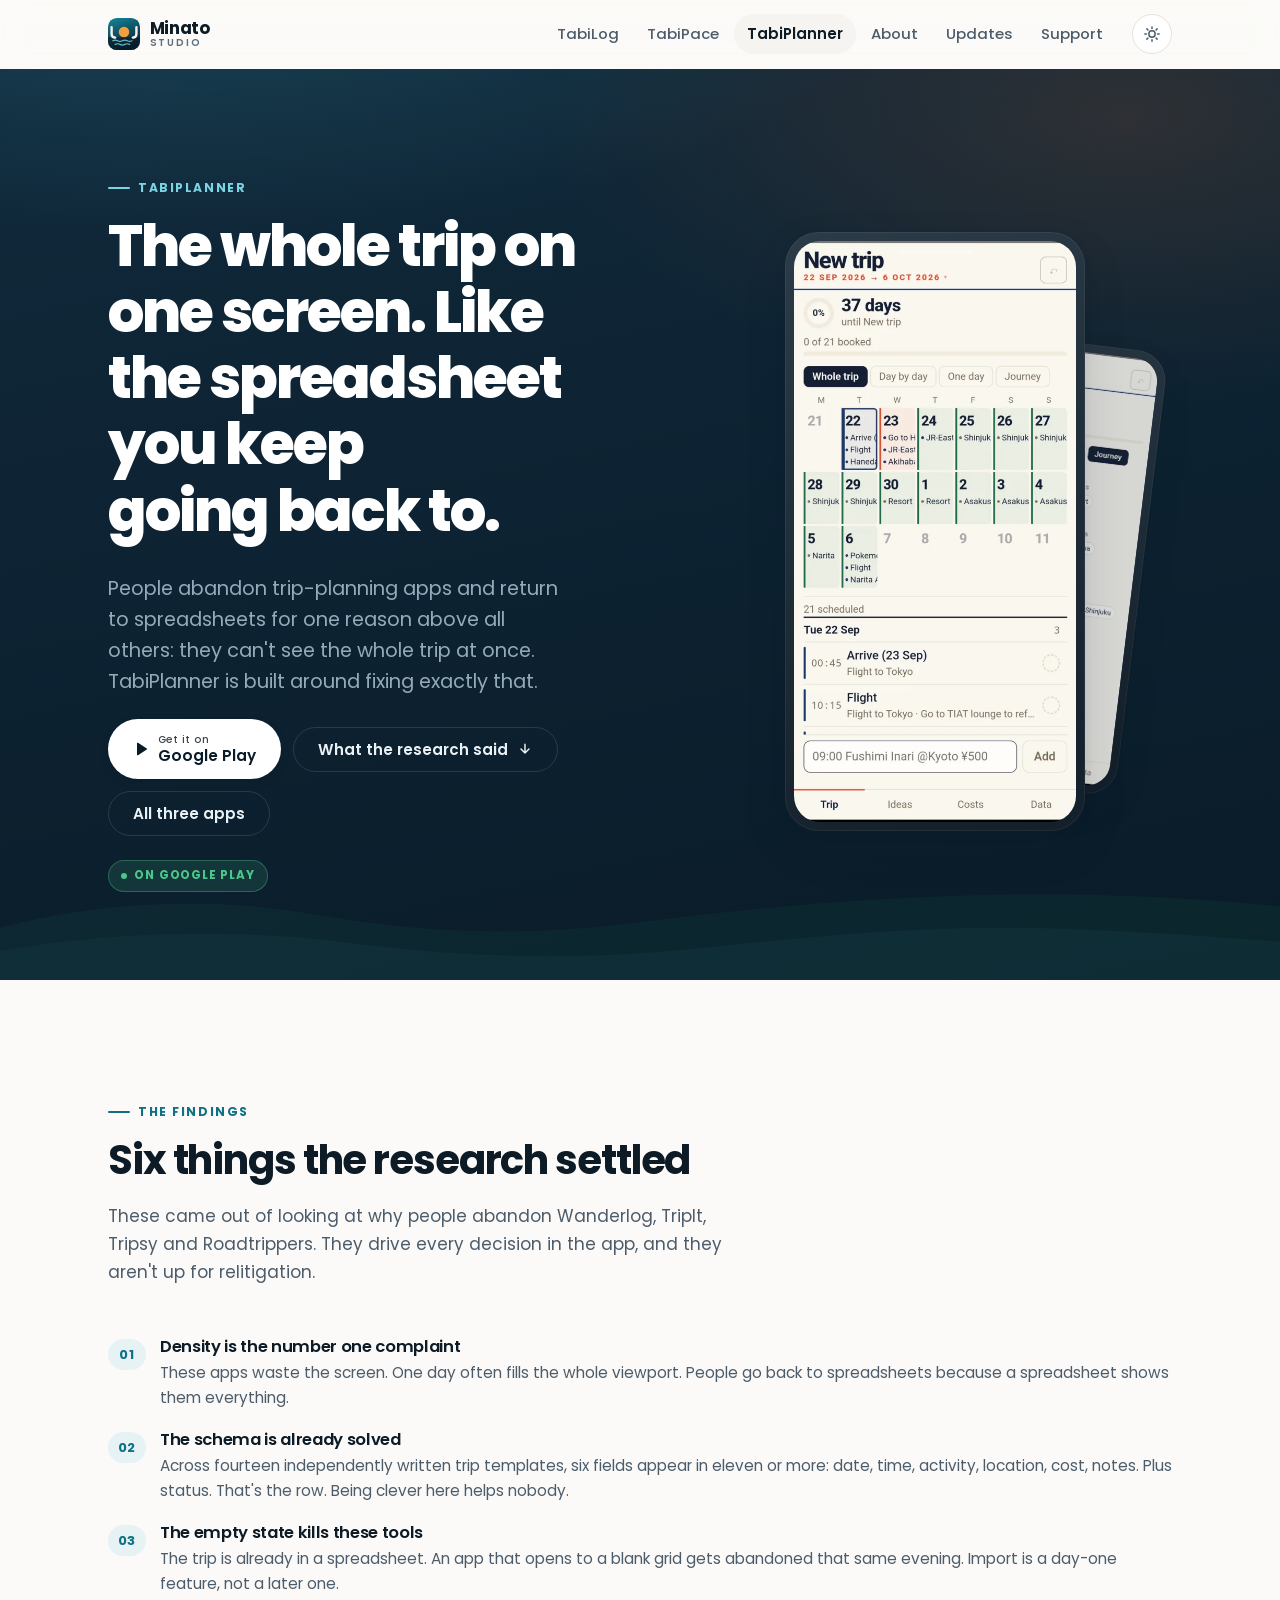
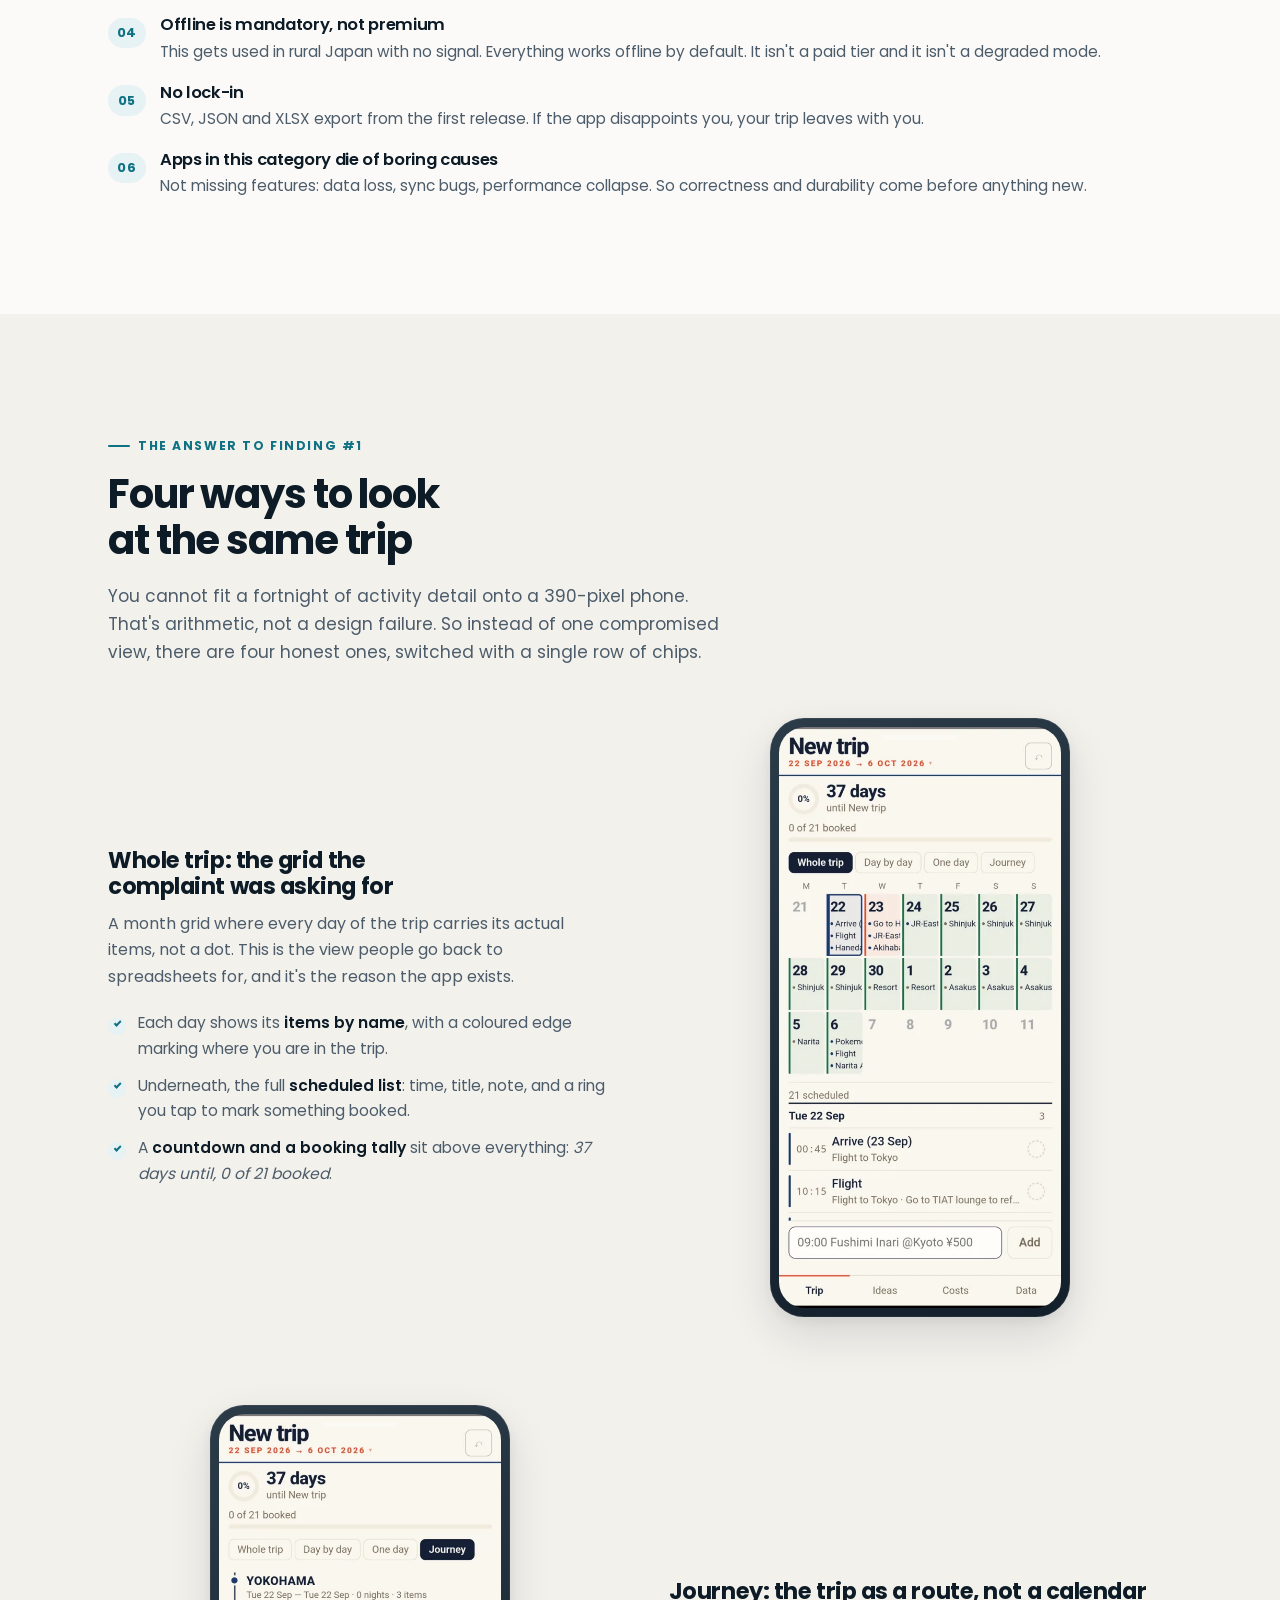
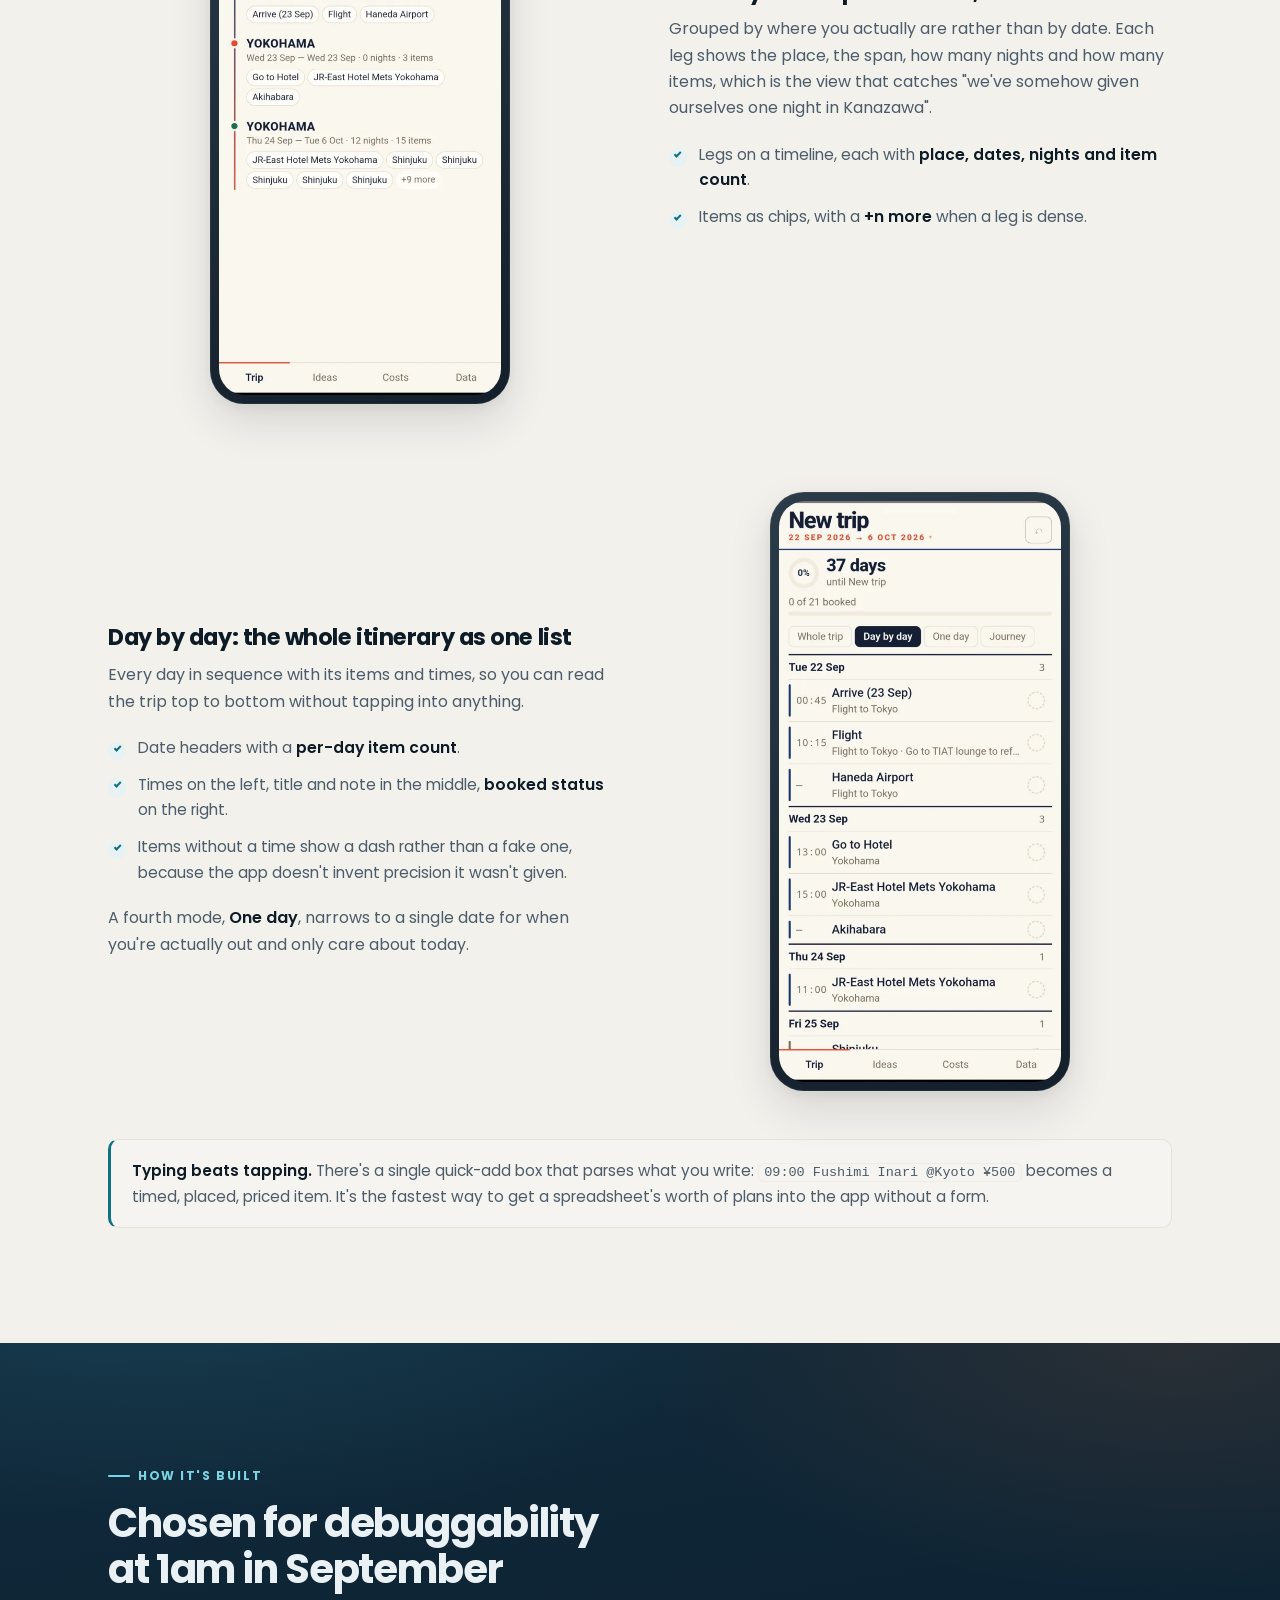
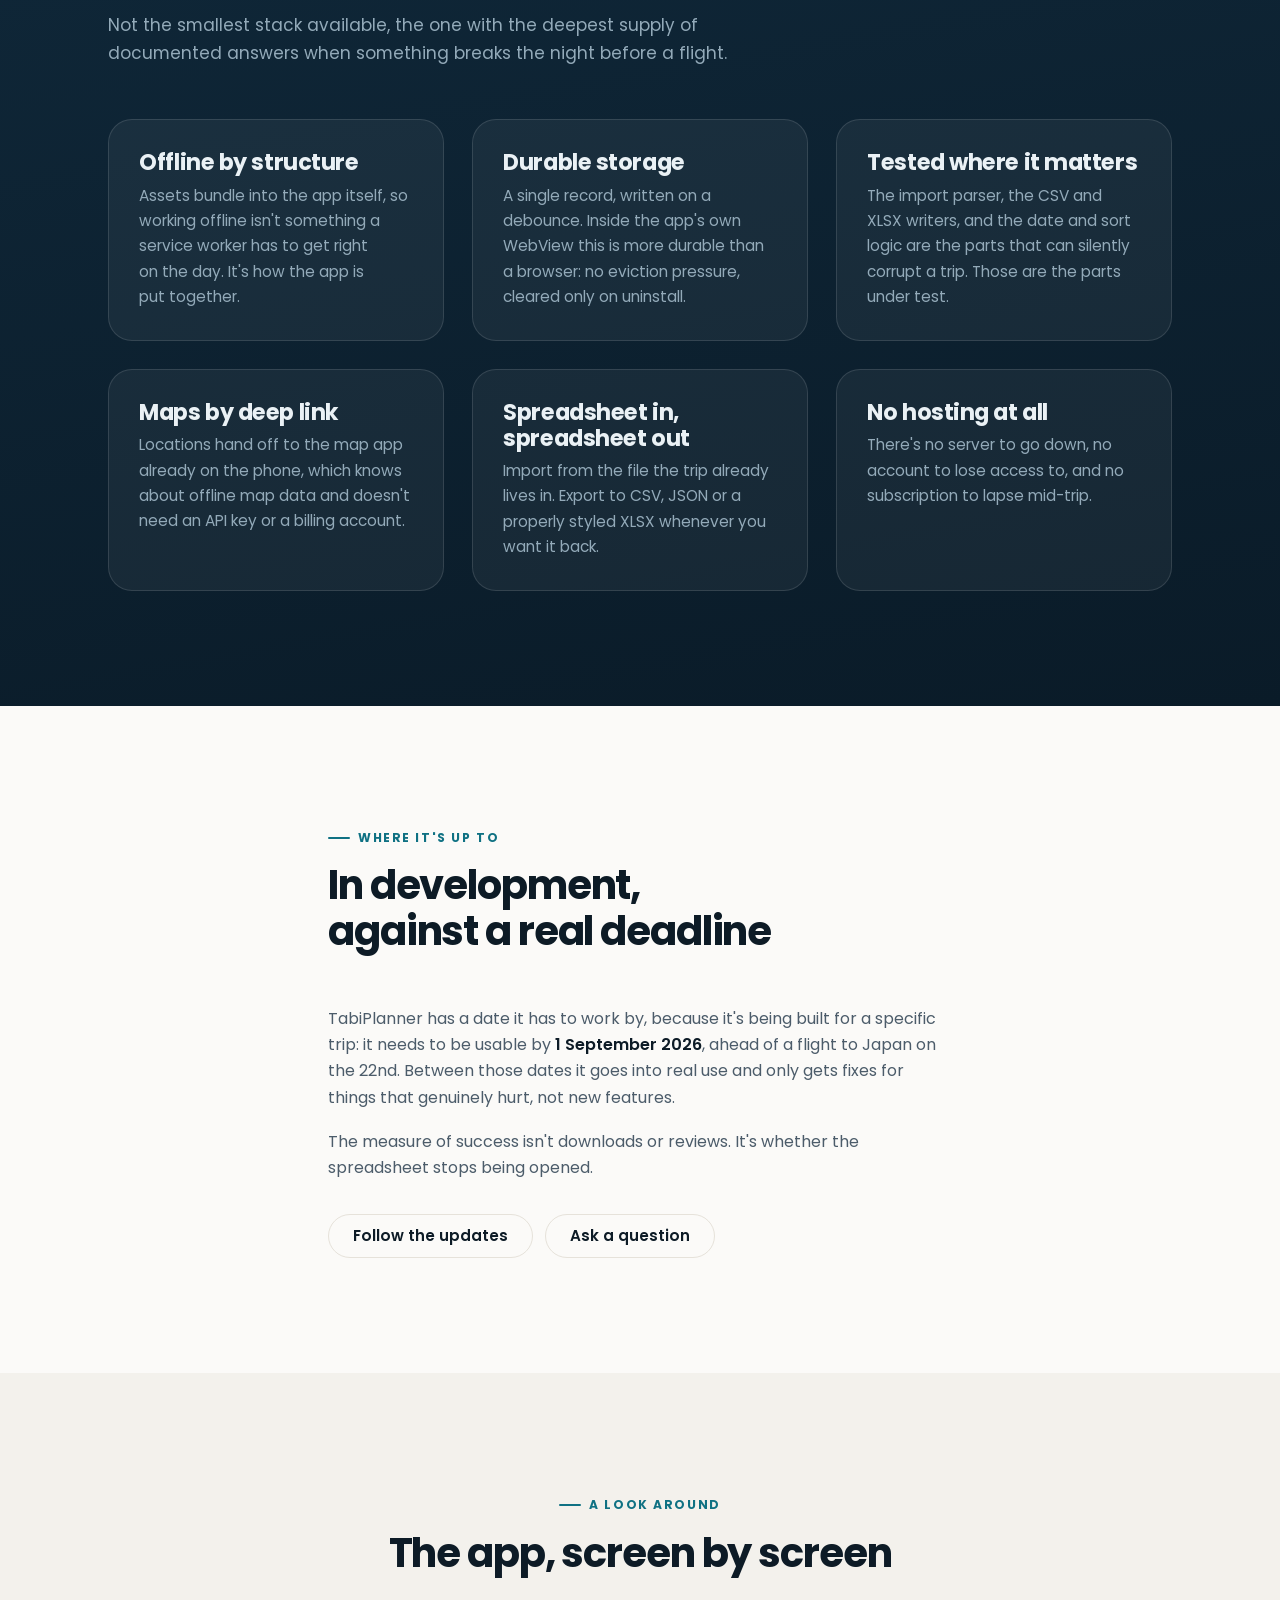
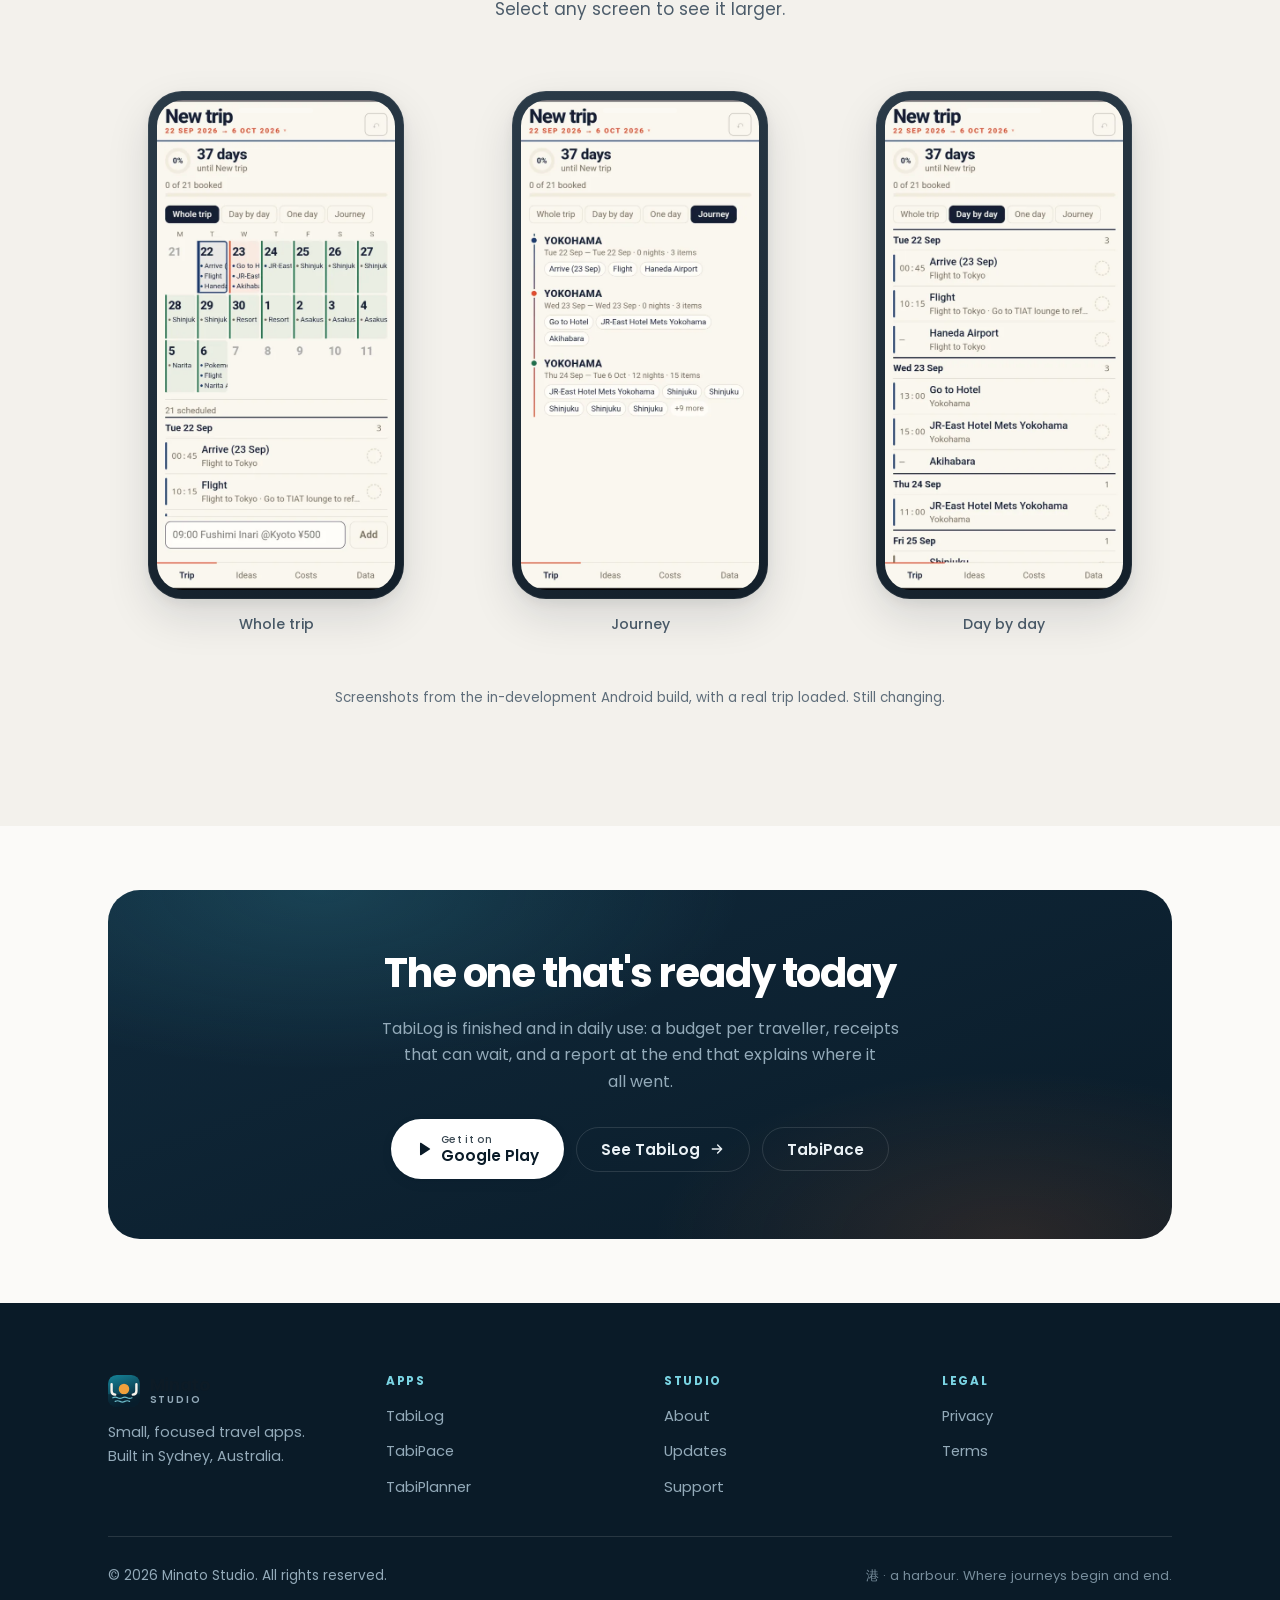
<file: tabiplanner.html>
<!doctype html>
<html lang="en">
<head>
<meta charset="utf-8">
<meta name="viewport" content="width=device-width, initial-scale=1">
<title>TabiPlanner: the whole trip on one screen | Minato Studio</title>
<meta name="description" content="TabiPlanner is a dense, offline-first trip planner built to replace the spreadsheet people keep going back to. A month grid on the phone, a spreadsheet grid on a laptop, and CSV, JSON and XLSX export from day one.">
<meta name="theme-color" content="#fbfaf8">
<link rel="icon" href="assets/img/minato-mark.svg" type="image/svg+xml">
<link rel="preload" href="assets/fonts/poppins-600.woff2" as="font" type="font/woff2" crossorigin>
<link rel="preload" href="assets/fonts/poppins-400.woff2" as="font" type="font/woff2" crossorigin>
<link rel="canonical" href="https://kairulbrewitt.github.io/minato-studio/tabiplanner.html">
<link rel="stylesheet" href="assets/css/site.css">
<meta property="og:type" content="website">
<meta property="og:title" content="TabiPlanner: the whole trip on one screen">
<meta property="og:description" content="TabiPlanner is a dense, offline-first trip planner built to replace the spreadsheet people keep going back to. A month grid on the phone, a spreadsheet grid on a laptop, and CSV, JSON and XLSX export from day one.">
<script>
(function(){var d=document.documentElement;d.classList.add('js');try{var t=localStorage.getItem('minato-theme');if(t==='dark'||t==='light'){d.setAttribute('data-theme',t);var m=document.querySelector('meta[name="theme-color"]');if(m)m.setAttribute('content',t==='dark'?'#08131c':'#fbfaf8');}}catch(e){}})();
</script>
<script type="application/ld+json">
{
  "@context": "https://schema.org",
  "@type": "MobileApplication",
  "name": "TabiPlanner",
  "alternateName": "TabiPlanner: Trip Itinerary",
  "operatingSystem": "Android",
  "applicationCategory": "TravelApplication",
  "applicationSubCategory": "Trip itinerary planner",
  "url": "https://kairulbrewitt.github.io/minato-studio/tabiplanner.html",
  "downloadUrl": "https://play.google.com/store/apps/details?id=com.tabiplanner.app",
  "installUrl": "https://play.google.com/store/apps/details?id=com.tabiplanner.app",
  "description": "TabiPlanner is a dense, offline-first trip planner built to replace the spreadsheet people keep going back to. A month grid on the phone, a spreadsheet grid on a laptop, and CSV, JSON and XLSX export from day one.",
  "publisher": {
    "@type": "Organization",
    "@id": "https://kairulbrewitt.github.io/minato-studio/#studio",
    "name": "Minato Studio",
    "url": "https://kairulbrewitt.github.io/minato-studio/",
    "email": "minatostudio26@gmail.com"
  },
  "offers": {
    "@type": "Offer",
    "price": "0",
    "priceCurrency": "AUD",
    "availability": "https://schema.org/InStock",
    "url": "https://play.google.com/store/apps/details?id=com.tabiplanner.app"
  }
}
</script>
</head>
<body>

<a class="skip-link" href="#main">Skip to content</a>

<header class="site-header">
  <div class="wrap header-inner">
    <a class="brand" href="index.html" aria-label="Minato Studio, home">
      <svg class="brand-mark" viewBox="0 0 40 40" aria-hidden="true" focusable="false">
        <defs>
          <linearGradient id="bm" x1="0" y1="0" x2="0.35" y2="1"><stop offset="0" stop-color="#15859a"/><stop offset="1" stop-color="#0a2233"/></linearGradient>
          <clipPath id="bc"><rect width="40" height="40" rx="11"/></clipPath>
        </defs>
        <g clip-path="url(#bc)">
          <rect width="40" height="40" fill="url(#bm)"/>
          <circle cx="20" cy="17.5" r="6.6" fill="#f0a03c"/>
          <rect y="24" width="40" height="16" fill="#071a27" opacity="0.55"/>
          <g stroke="#7fd6e4" stroke-width="1.5" stroke-linecap="round" fill="none" opacity="0.85"><path d="M6 28.5q3-1.6 6 0t6 0 6 0 6 0"/><path d="M9 33q3-1.6 6 0t6 0 6 0"/></g>
          <g stroke="#f7f3ec" stroke-width="3" stroke-linecap="round" fill="none"><path d="M4.5 11.5v8.5q0 4.5 4.5 4.5"/><path d="M35.5 11.5v8.5q0 4.5-4.5 4.5"/></g>
        </g>
      </svg>
      <span class="brand-name"><b>Minato</b><span>Studio</span></span>
    </a>

    <nav class="nav" id="site-nav" aria-label="Main">
      <a href="tabilog.html">TabiLog</a>
      <a href="tabipace.html">TabiPace</a>
      <a href="tabiplanner.html" aria-current="page">TabiPlanner</a>
      <a href="about.html">About</a>
      <a href="updates.html">Updates</a>
      <a href="support.html">Support</a>
    </nav>

    <div class="header-tools">
      <button class="icon-btn theme-toggle" type="button" aria-label="Switch theme">
        <svg class="icon-sun" viewBox="0 0 24 24" fill="none" stroke="currentColor" stroke-width="2" stroke-linecap="round" aria-hidden="true"><circle cx="12" cy="12" r="4.2"/><path d="M12 2.5v2M12 19.5v2M2.5 12h2M19.5 12h2M5.2 5.2l1.4 1.4M17.4 17.4l1.4 1.4M18.8 5.2l-1.4 1.4M6.6 17.4l-1.4 1.4"/></svg>
        <svg class="icon-moon" viewBox="0 0 24 24" fill="none" stroke="currentColor" stroke-width="2" stroke-linecap="round" stroke-linejoin="round" aria-hidden="true"><path d="M20 14.5A8.5 8.5 0 0 1 9.5 4a8.5 8.5 0 1 0 10.5 10.5z"/></svg>
      </button>
      <button class="icon-btn nav-toggle" type="button" aria-expanded="false" aria-controls="site-nav" aria-label="Menu">
        <svg viewBox="0 0 24 24" fill="none" stroke="currentColor" stroke-width="2" stroke-linecap="round" aria-hidden="true"><path d="M4 7h16M4 12h16M4 17h16"/></svg>
      </button>
    </div>
  </div>
</header>

<main id="main">
  <!-- ================================================== hero -->
  <section class="hero hero-deep">
    <svg class="hero-horizon" viewBox="0 0 1440 180" preserveAspectRatio="none" aria-hidden="true">
      <path d="M0 120q180-46 360-14t360 8 360-30 360 12v84H0z" fill="rgba(31,138,91,.18)"/>
      <path d="M0 146q200-34 400-8t400 4 320-22 320 16v44H0z" fill="rgba(69,185,204,.1)"/>
    </svg>

    <div class="wrap">
      <div class="hero-grid">
        <div class="hero-copy">
          <span class="eyebrow">TabiPlanner</span>
          <h1>The whole trip on one screen. Like the spreadsheet you keep going back to.</h1>
          <p class="lede">People abandon trip-planning apps and return to spreadsheets for one reason above all others: they can't see the whole trip at once. TabiPlanner is built around fixing exactly that.</p>
          <div class="btn-row">
            <a class="btn btn-play" href="https://play.google.com/store/apps/details?id=com.tabiplanner.app">
              <svg viewBox="0 0 24 24" fill="currentColor" aria-hidden="true"><path d="M6 3.5v17a1 1 0 0 0 1.53.85l13.2-8.5a1 1 0 0 0 0-1.7L7.53 2.65A1 1 0 0 0 6 3.5Z"/></svg>
              <span class="btn-play-text"><small>Get it on</small>Google Play</span>
            </a>
            <a class="btn btn-ghost" href="#findings">
              What the research said
              <svg viewBox="0 0 24 24" fill="none" stroke="currentColor" stroke-width="2.2" stroke-linecap="round" stroke-linejoin="round" aria-hidden="true"><path d="M12 5v13M6 12l6 6 6-6"/></svg>
            </a>
            <a class="btn btn-ghost" href="index.html#apps">All three apps</a>
          </div>
          <p style="margin-top:1.5rem;"><span class="pill pill-live">On Google Play</span></p>
        </div>

        <div class="hero-art">
          <div class="phone-stack">
            <div class="phone phone-back" aria-hidden="true">
              <div class="phone-screen"><img src="assets/img/shots/planner-journey.webp" alt="" width="540" height="1113" loading="eager"></div>
            </div>
            <div class="phone">
              <div class="phone-screen">
                <img src="assets/img/shots/planner-wholetrip.webp" alt="TabiPlanner&apos;s whole-trip view: a month grid where every trip day shows its items, above a countdown and a scheduled-item list." width="540" height="1113" loading="eager">
              </div>
            </div>
          </div>
        </div>
      </div>
    </div>
  </section>

  <!-- ================================================== findings -->
  <section class="section" id="findings">
    <div class="wrap">
      <div class="section-head">
        <span class="eyebrow">The findings</span>
        <h2>Six things the research settled</h2>
        <p>These came out of looking at why people abandon Wanderlog, TripIt, Tripsy and Roadtrippers. They drive every decision in the app, and they aren't up for relitigation.</p>
      </div>

      <ol class="principles">
        <li class="reveal">
          <h4>Density is the number one complaint</h4>
          <p>These apps waste the screen. One day often fills the whole viewport. People go back to spreadsheets because a spreadsheet shows them everything.</p>
        </li>
        <li class="reveal">
          <h4>The schema is already solved</h4>
          <p>Across fourteen independently written trip templates, six fields appear in eleven or more: date, time, activity, location, cost, notes. Plus status. That's the row. Being clever here helps nobody.</p>
        </li>
        <li class="reveal">
          <h4>The empty state kills these tools</h4>
          <p>The trip is already in a spreadsheet. An app that opens to a blank grid gets abandoned that same evening. Import is a day-one feature, not a later one.</p>
        </li>
        <li class="reveal">
          <h4>Offline is mandatory, not premium</h4>
          <p>This gets used in rural Japan with no signal. Everything works offline by default. It isn't a paid tier and it isn't a degraded mode.</p>
        </li>
        <li class="reveal">
          <h4>No lock-in</h4>
          <p>CSV, JSON and XLSX export from the first release. If the app disappoints you, your trip leaves with you.</p>
        </li>
        <li class="reveal">
          <h4>Apps in this category die of boring causes</h4>
          <p>Not missing features: data loss, sync bugs, performance collapse. So correctness and durability come before anything new.</p>
        </li>
      </ol>
    </div>
  </section>

  <!-- ================================================== density -->
  <section class="section section-sunk">
    <div class="wrap">
      <div class="section-head">
        <span class="eyebrow">The answer to finding #1</span>
        <h2>Four ways to look at the same trip</h2>
        <p>You cannot fit a fortnight of activity detail onto a 390-pixel phone. That's arithmetic, not a design failure. So instead of one compromised view, there are four honest ones, switched with a single row of chips.</p>
      </div>

      <div class="feature-row">
        <div class="feature-row-copy">
          <h3>Whole trip: the grid the complaint was asking for</h3>
          <p>A month grid where every day of the trip carries its actual items, not a dot. This is the view people go back to spreadsheets for, and it's the reason the app exists.</p>
          <ul class="tick-list">
            <li>Each day shows its <strong>items by name</strong>, with a coloured edge marking where you are in the trip.</li>
            <li>Underneath, the full <strong>scheduled list</strong>: time, title, note, and a ring you tap to mark something booked.</li>
            <li>A <strong>countdown and a booking tally</strong> sit above everything: <em>37 days until, 0 of 21 booked</em>.</li>
          </ul>
        </div>
        <div class="feature-row-art">
          <div class="phone">
            <div class="phone-screen">
              <img src="assets/img/shots/planner-wholetrip.webp" alt="The whole-trip view: a month grid with each trip day listing its items, above a scheduled list showing arrival and flight times with booked-status rings." width="540" height="1113" loading="lazy">
            </div>
          </div>
        </div>
      </div>

      <div class="feature-row reverse">
        <div class="feature-row-copy">
          <h3>Journey: the trip as a route, not a calendar</h3>
          <p>Grouped by where you actually are rather than by date. Each leg shows the place, the span, how many nights and how many items, which is the view that catches "we've somehow given ourselves one night in Kanazawa".</p>
          <ul class="tick-list">
            <li>Legs on a timeline, each with <strong>place, dates, nights and item count</strong>.</li>
            <li>Items as chips, with a <strong>+n more</strong> when a leg is dense.</li>
          </ul>
        </div>
        <div class="feature-row-art">
          <div class="phone">
            <div class="phone-screen">
              <img src="assets/img/shots/planner-journey.webp" alt="The journey view: a vertical timeline of legs grouped by place, each showing dates, nights, item count and item chips." width="540" height="1113" loading="lazy">
            </div>
          </div>
        </div>
      </div>

      <div class="feature-row">
        <div class="feature-row-copy">
          <h3>Day by day: the whole itinerary as one list</h3>
          <p>Every day in sequence with its items and times, so you can read the trip top to bottom without tapping into anything.</p>
          <ul class="tick-list">
            <li>Date headers with a <strong>per-day item count</strong>.</li>
            <li>Times on the left, title and note in the middle, <strong>booked status</strong> on the right.</li>
            <li>Items without a time show a dash rather than a fake one, because the app doesn't invent precision it wasn't given.</li>
          </ul>
          <p style="margin-top:1.25rem;">A fourth mode, <strong>One day</strong>, narrows to a single date for when you're actually out and only care about today.</p>
        </div>
        <div class="feature-row-art">
          <div class="phone">
            <div class="phone-screen">
              <img src="assets/img/shots/planner-daybyday.webp" alt="The day-by-day view: date headers each with an item count, and rows showing time, title, note and a booked-status ring." width="540" height="1113" loading="lazy">
            </div>
          </div>
        </div>
      </div>

      <div class="callout" style="margin-top:3rem;">
        <strong>Typing beats tapping.</strong> There's a single quick-add box that parses what you write:
        <code>09:00 Fushimi Inari @Kyoto ¥500</code> becomes a timed, placed, priced item. It's the fastest
        way to get a spreadsheet's worth of plans into the app without a form.
      </div>
    </div>
  </section>

  <!-- ================================================== build -->
  <section class="section section-deep">
    <div class="wrap">
      <div class="section-head">
        <span class="eyebrow">How it's built</span>
        <h2>Chosen for debuggability at 1am in September</h2>
        <p>Not the smallest stack available, the one with the deepest supply of documented answers when something breaks the night before a flight.</p>
      </div>

      <div class="grid grid-3">
        <article class="card reveal">
          <h3>Offline by structure</h3>
          <p>Assets bundle into the app itself, so working offline isn't something a service worker has to get right on the day. It's how the app is put together.</p>
        </article>
        <article class="card reveal">
          <h3>Durable storage</h3>
          <p>A single record, written on a debounce. Inside the app's own WebView this is more durable than a browser: no eviction pressure, cleared only on uninstall.</p>
        </article>
        <article class="card reveal">
          <h3>Tested where it matters</h3>
          <p>The import parser, the CSV and XLSX writers, and the date and sort logic are the parts that can silently corrupt a trip. Those are the parts under test.</p>
        </article>
        <article class="card reveal">
          <h3>Maps by deep link</h3>
          <p>Locations hand off to the map app already on the phone, which knows about offline map data and doesn't need an API key or a billing account.</p>
        </article>
        <article class="card reveal">
          <h3>Spreadsheet in, spreadsheet out</h3>
          <p>Import from the file the trip already lives in. Export to CSV, JSON or a properly styled XLSX whenever you want it back.</p>
        </article>
        <article class="card reveal">
          <h3>No hosting at all</h3>
          <p>There's no server to go down, no account to lose access to, and no subscription to lapse mid-trip.</p>
        </article>
      </div>
    </div>
  </section>

  <!-- ================================================== status -->
  <section class="section">
    <div class="wrap wrap-narrow">
      <div class="section-head">
        <span class="eyebrow">Where it's up to</span>
        <h2>In development, against a real deadline</h2>
      </div>
      <div class="prose">
        <p>TabiPlanner has a date it has to work by, because it's being built for a specific trip: it needs to be usable by <strong>1 September 2026</strong>, ahead of a flight to Japan on the 22nd. Between those dates it goes into real use and only gets fixes for things that genuinely hurt, not new features.</p>
        <p>The measure of success isn't downloads or reviews. It's whether the spreadsheet stops being opened.</p>
      </div>
      <div class="btn-row" style="margin-top:2rem;">
        <a class="btn btn-ghost" href="updates.html">Follow the updates</a>
        <a class="btn btn-ghost" href="support.html">Ask a question</a>
      </div>
    </div>
  </section>

  <!-- ================================================== gallery -->
  <section class="section section-sunk">
    <div class="wrap">
      <div class="section-head center">
        <span class="eyebrow center-x" style="display:inline-flex;">A look around</span>
        <h2>The app, screen by screen</h2>
        <p>Select any screen to see it larger.</p>
      </div>

      <div class="gallery">
        <figure class="shot" role="button" tabindex="0" aria-label="Enlarge: Whole trip">
          <div class="phone"><div class="phone-screen"><img src="assets/img/shots/planner-wholetrip.webp" alt="A month grid with every trip day showing its items, above the scheduled list." width="540" height="1113" loading="lazy"></div></div>
          <figcaption>Whole trip</figcaption>
        </figure>

        <figure class="shot" role="button" tabindex="0" aria-label="Enlarge: Journey">
          <div class="phone"><div class="phone-screen"><img src="assets/img/shots/planner-journey.webp" alt="Legs grouped by place on a timeline, each with dates, nights and item count." width="540" height="1113" loading="lazy"></div></div>
          <figcaption>Journey</figcaption>
        </figure>

        <figure class="shot" role="button" tabindex="0" aria-label="Enlarge: Day by day">
          <div class="phone"><div class="phone-screen"><img src="assets/img/shots/planner-daybyday.webp" alt="The whole itinerary as one list, with times, notes and booked status." width="540" height="1113" loading="lazy"></div></div>
          <figcaption>Day by day</figcaption>
        </figure>
      </div>

      <p class="center" style="margin-top:2rem;"><small style="color:var(--ink-3);">Screenshots from the in-development Android build, with a real trip loaded. Still changing.</small></p>
    </div>
  </section>

  <!-- ================================================== cta -->
  <section class="section-sm">
    <div class="wrap">
      <div class="cta-band reveal">
        <h2>The one that's ready today</h2>
        <p>TabiLog is finished and in daily use: a budget per traveller, receipts that can wait, and a report at the end that explains where it all went.</p>
        <div class="btn-row center" style="margin-top:1.5rem;">
          <a class="btn btn-play" href="https://play.google.com/store/apps/details?id=com.tabilog.app">
            <svg viewBox="0 0 24 24" fill="currentColor" aria-hidden="true"><path d="M6 3.5v17a1 1 0 0 0 1.53.85l13.2-8.5a1 1 0 0 0 0-1.7L7.53 2.65A1 1 0 0 0 6 3.5Z"/></svg>
            <span class="btn-play-text"><small>Get it on</small>Google Play</span>
          </a>
          <a class="btn btn-ghost" href="tabilog.html">
            See TabiLog
            <svg viewBox="0 0 24 24" fill="none" stroke="currentColor" stroke-width="2.2" stroke-linecap="round" stroke-linejoin="round" aria-hidden="true"><path d="M5 12h13M13 6l6 6-6 6"/></svg>
          </a>
          <a class="btn btn-ghost" href="tabipace.html">TabiPace</a>
        </div>
      </div>
    </div>
  </section>

</main>

<footer class="site-footer">
  <div class="wrap">
    <div class="footer-grid">
      <div class="footer-brand">
        <a class="brand" href="index.html">
          <svg class="brand-mark" viewBox="0 0 40 40" aria-hidden="true" focusable="false">
        <defs>
          <linearGradient id="fm" x1="0" y1="0" x2="0.35" y2="1"><stop offset="0" stop-color="#15859a"/><stop offset="1" stop-color="#0a2233"/></linearGradient>
          <clipPath id="fc"><rect width="40" height="40" rx="11"/></clipPath>
        </defs>
        <g clip-path="url(#fc)">
          <rect width="40" height="40" fill="url(#fm)"/>
          <circle cx="20" cy="17.5" r="6.6" fill="#f0a03c"/>
          <rect y="24" width="40" height="16" fill="#071a27" opacity="0.55"/>
          <g stroke="#7fd6e4" stroke-width="1.5" stroke-linecap="round" fill="none" opacity="0.85"><path d="M6 28.5q3-1.6 6 0t6 0 6 0 6 0"/><path d="M9 33q3-1.6 6 0t6 0 6 0"/></g>
          <g stroke="#f7f3ec" stroke-width="3" stroke-linecap="round" fill="none"><path d="M4.5 11.5v8.5q0 4.5 4.5 4.5"/><path d="M35.5 11.5v8.5q0 4.5-4.5 4.5"/></g>
        </g>
      </svg>
          <span class="brand-name"><b>Minato</b><span>Studio</span></span>
        </a>
        <p>Small, focused travel apps. Built in Sydney, Australia.</p>
      </div>
      <div class="footer-col">
        <h4>Apps</h4>
        <ul><li><a href="tabilog.html">TabiLog</a></li><li><a href="tabipace.html">TabiPace</a></li><li><a href="tabiplanner.html">TabiPlanner</a></li></ul>
      </div>
      <div class="footer-col">
        <h4>Studio</h4>
        <ul><li><a href="about.html">About</a></li><li><a href="updates.html">Updates</a></li><li><a href="support.html">Support</a></li></ul>
      </div>
      <div class="footer-col">
        <h4>Legal</h4>
        <ul><li><a href="privacy.html">Privacy</a></li><li><a href="terms.html">Terms</a></li></ul>
      </div>
    </div>
    <div class="footer-bottom">
      <p>&copy; <span data-year>2026</span> Minato Studio. All rights reserved.</p>
      <p class="footer-jp">港 · a harbour. Where journeys begin and end.</p>
    </div>
  </div>
</footer>

<script src="assets/js/site.js" defer></script>
</body>
</html>
</file>
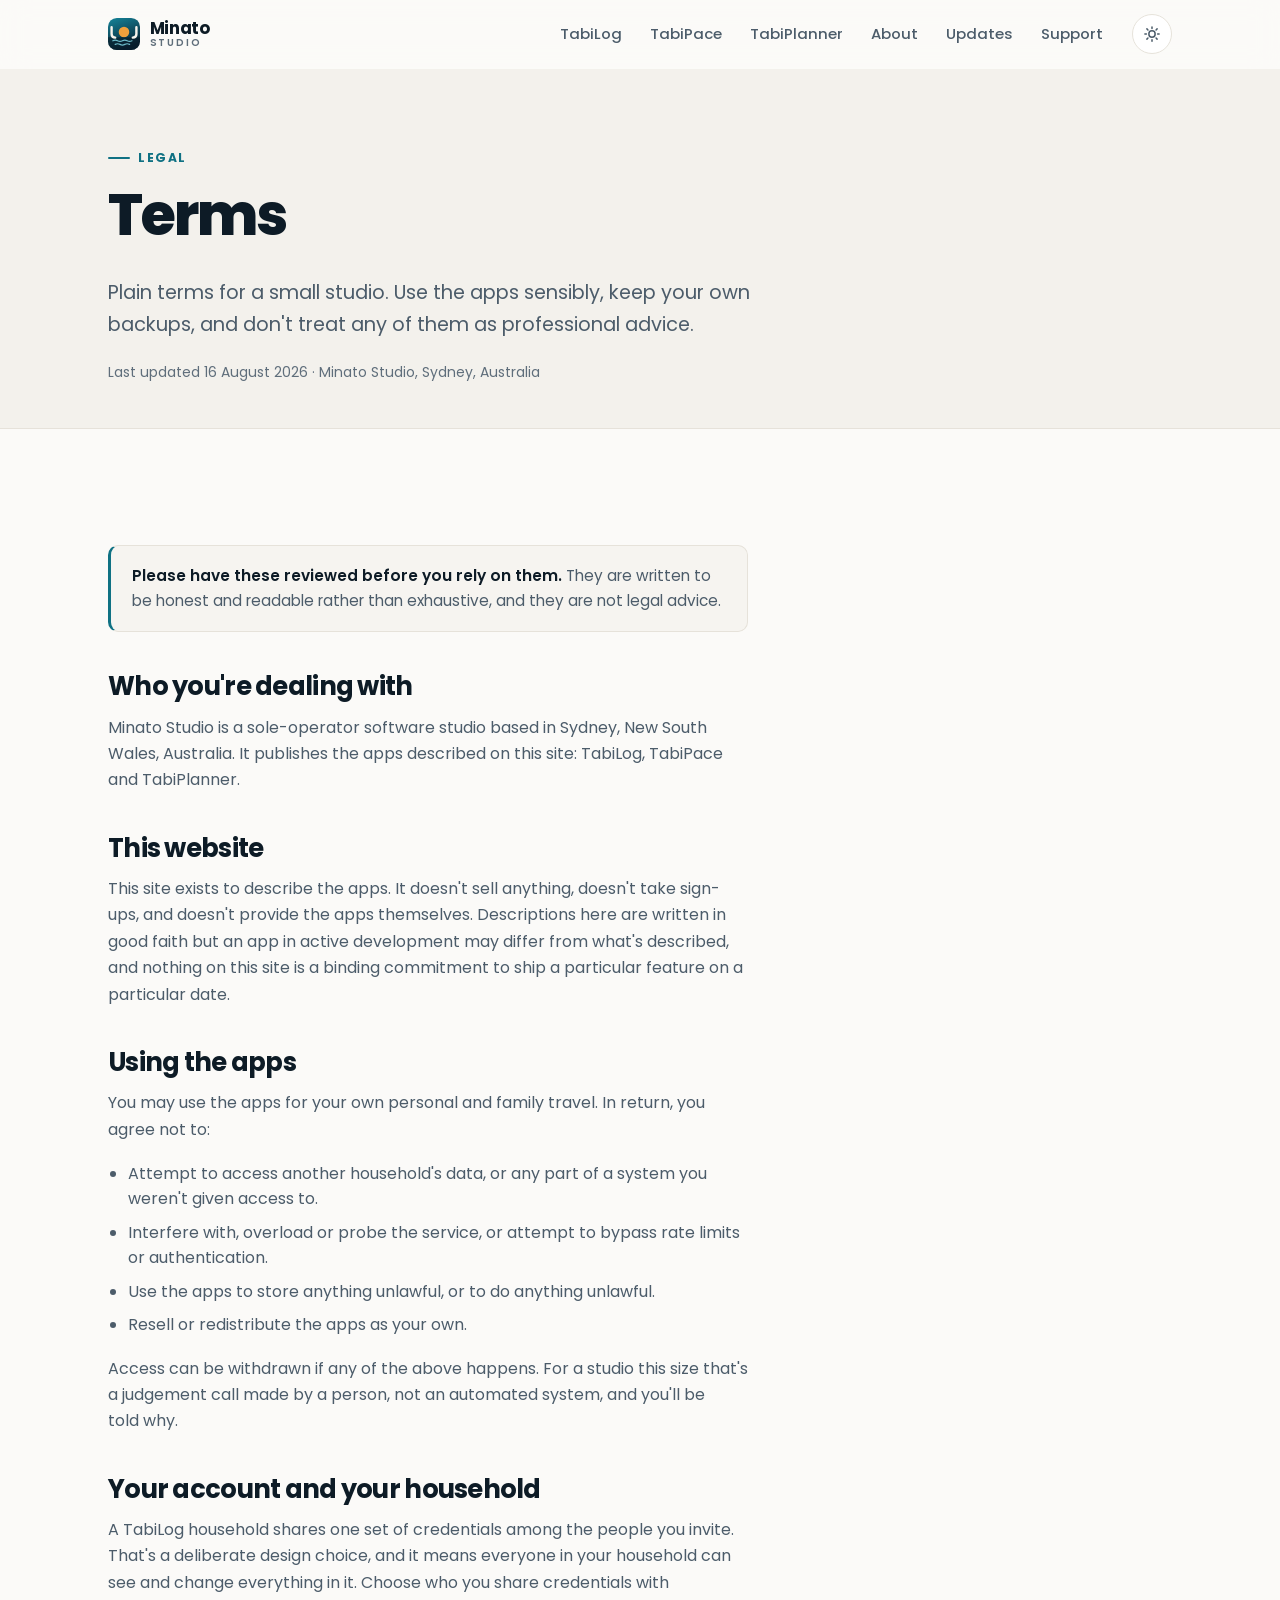
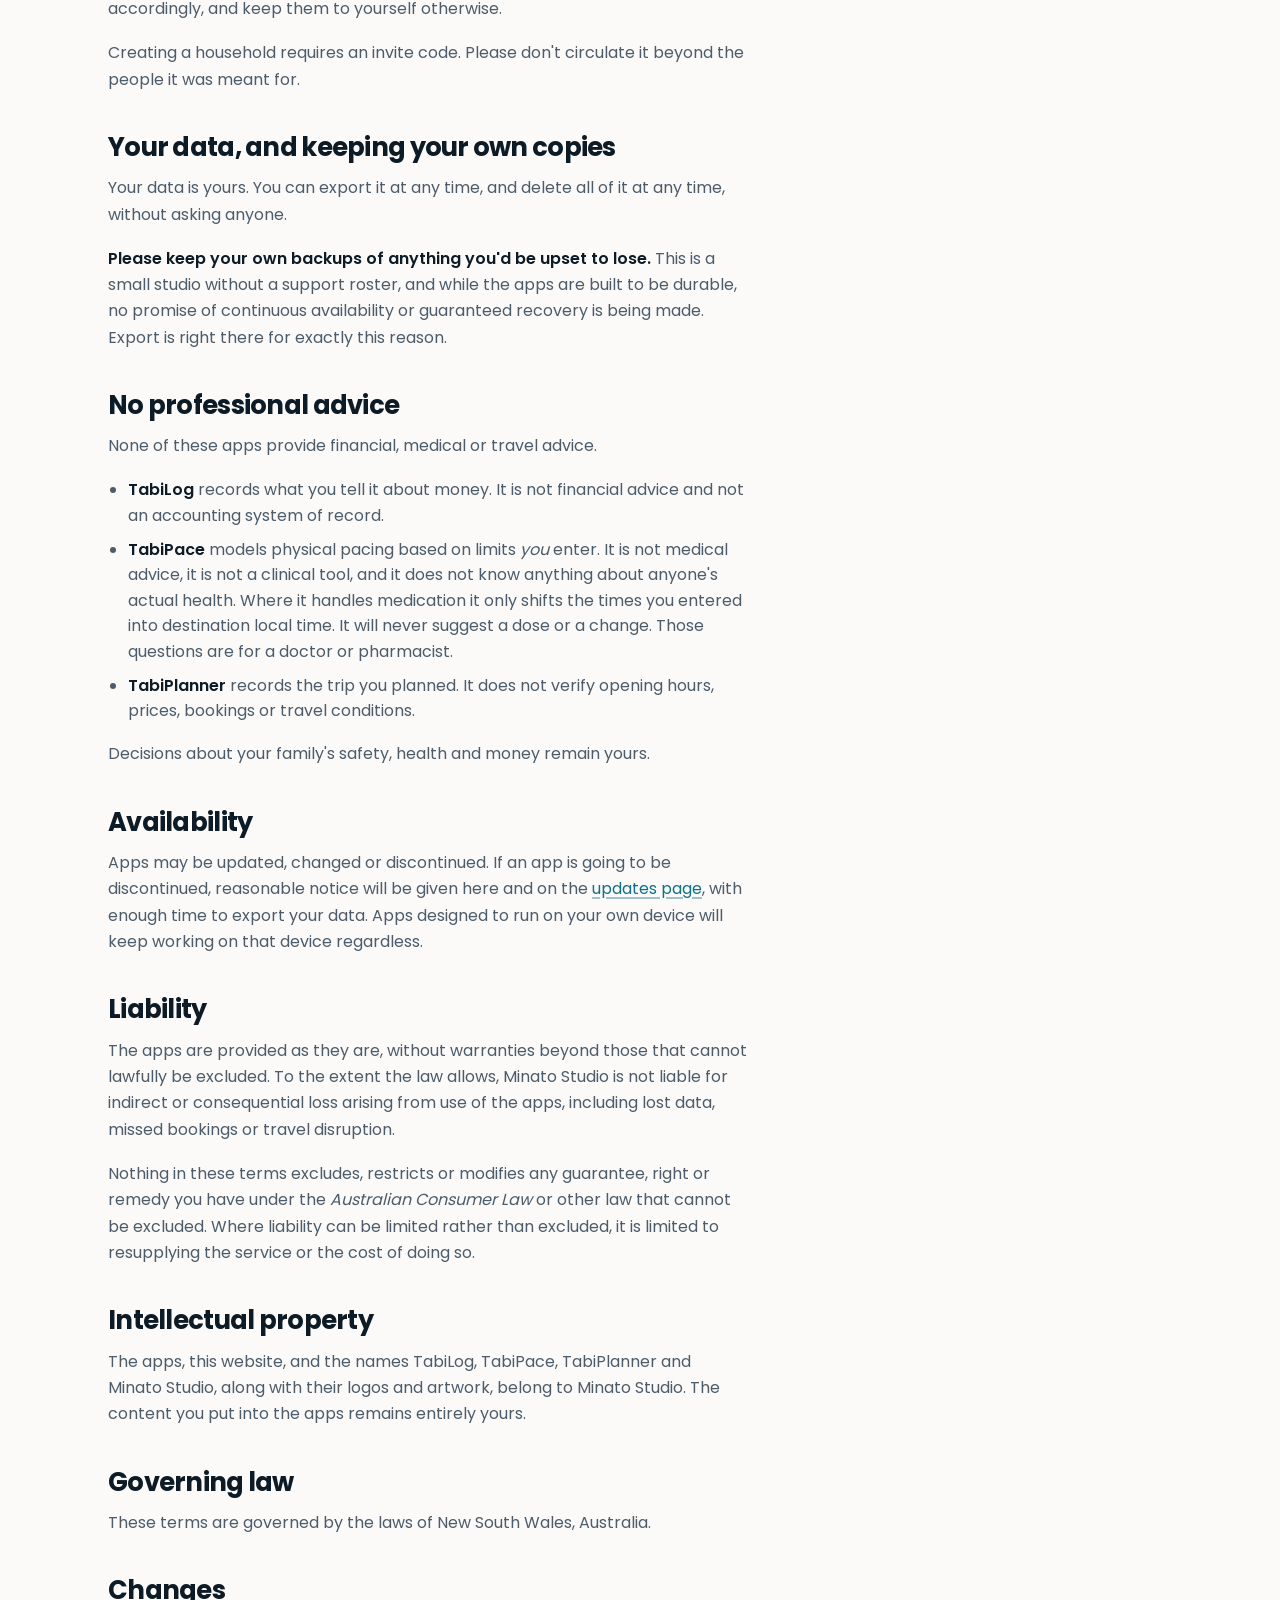
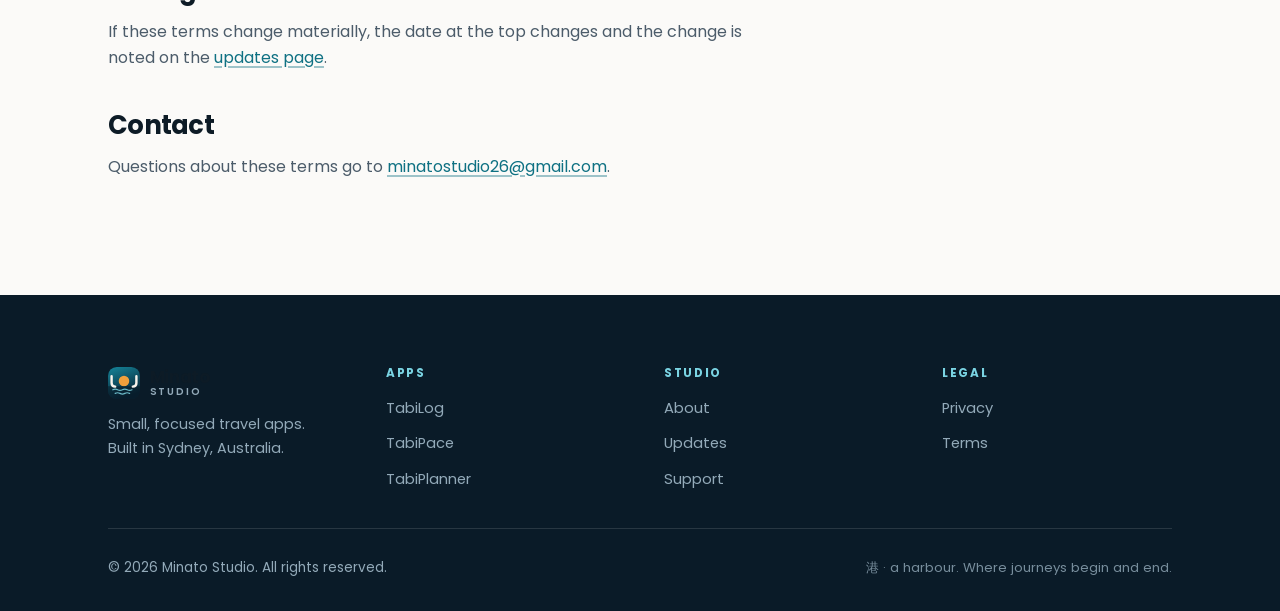
<file: terms.html>
<!doctype html>
<html lang="en">
<head>
<meta charset="utf-8">
<meta name="viewport" content="width=device-width, initial-scale=1">
<title>Terms | Minato Studio</title>
<meta name="description" content="Plain terms of use for Minato Studio's apps: what you may do, what your data rights are, and why none of these apps are financial, medical or travel advice.">
<meta name="theme-color" content="#fbfaf8">
<link rel="icon" href="assets/img/minato-mark.svg" type="image/svg+xml">
<link rel="preload" href="assets/fonts/poppins-600.woff2" as="font" type="font/woff2" crossorigin>
<link rel="preload" href="assets/fonts/poppins-400.woff2" as="font" type="font/woff2" crossorigin>
<link rel="canonical" href="https://kairulbrewitt.github.io/minato-studio/terms.html">
<link rel="stylesheet" href="assets/css/site.css">
<meta property="og:type" content="website">
<meta property="og:title" content="Terms | Minato Studio">
<meta property="og:description" content="Plain terms of use for Minato Studio's apps: what you may do, what your data rights are, and why none of these apps are financial, medical or travel advice.">
<script>
(function(){var d=document.documentElement;d.classList.add('js');try{var t=localStorage.getItem('minato-theme');if(t==='dark'||t==='light'){d.setAttribute('data-theme',t);var m=document.querySelector('meta[name="theme-color"]');if(m)m.setAttribute('content',t==='dark'?'#08131c':'#fbfaf8');}}catch(e){}})();
</script>
</head>
<body>

<a class="skip-link" href="#main">Skip to content</a>

<header class="site-header">
  <div class="wrap header-inner">
    <a class="brand" href="index.html" aria-label="Minato Studio, home">
      <svg class="brand-mark" viewBox="0 0 40 40" aria-hidden="true" focusable="false">
        <defs>
          <linearGradient id="bm" x1="0" y1="0" x2="0.35" y2="1"><stop offset="0" stop-color="#15859a"/><stop offset="1" stop-color="#0a2233"/></linearGradient>
          <clipPath id="bc"><rect width="40" height="40" rx="11"/></clipPath>
        </defs>
        <g clip-path="url(#bc)">
          <rect width="40" height="40" fill="url(#bm)"/>
          <circle cx="20" cy="17.5" r="6.6" fill="#f0a03c"/>
          <rect y="24" width="40" height="16" fill="#071a27" opacity="0.55"/>
          <g stroke="#7fd6e4" stroke-width="1.5" stroke-linecap="round" fill="none" opacity="0.85"><path d="M6 28.5q3-1.6 6 0t6 0 6 0 6 0"/><path d="M9 33q3-1.6 6 0t6 0 6 0"/></g>
          <g stroke="#f7f3ec" stroke-width="3" stroke-linecap="round" fill="none"><path d="M4.5 11.5v8.5q0 4.5 4.5 4.5"/><path d="M35.5 11.5v8.5q0 4.5-4.5 4.5"/></g>
        </g>
      </svg>
      <span class="brand-name"><b>Minato</b><span>Studio</span></span>
    </a>

    <nav class="nav" id="site-nav" aria-label="Main">
      <a href="tabilog.html">TabiLog</a>
      <a href="tabipace.html">TabiPace</a>
      <a href="tabiplanner.html">TabiPlanner</a>
      <a href="about.html">About</a>
      <a href="updates.html">Updates</a>
      <a href="support.html">Support</a>
    </nav>

    <div class="header-tools">
      <button class="icon-btn theme-toggle" type="button" aria-label="Switch theme">
        <svg class="icon-sun" viewBox="0 0 24 24" fill="none" stroke="currentColor" stroke-width="2" stroke-linecap="round" aria-hidden="true"><circle cx="12" cy="12" r="4.2"/><path d="M12 2.5v2M12 19.5v2M2.5 12h2M19.5 12h2M5.2 5.2l1.4 1.4M17.4 17.4l1.4 1.4M18.8 5.2l-1.4 1.4M6.6 17.4l-1.4 1.4"/></svg>
        <svg class="icon-moon" viewBox="0 0 24 24" fill="none" stroke="currentColor" stroke-width="2" stroke-linecap="round" stroke-linejoin="round" aria-hidden="true"><path d="M20 14.5A8.5 8.5 0 0 1 9.5 4a8.5 8.5 0 1 0 10.5 10.5z"/></svg>
      </button>
      <button class="icon-btn nav-toggle" type="button" aria-expanded="false" aria-controls="site-nav" aria-label="Menu">
        <svg viewBox="0 0 24 24" fill="none" stroke="currentColor" stroke-width="2" stroke-linecap="round" aria-hidden="true"><path d="M4 7h16M4 12h16M4 17h16"/></svg>
      </button>
    </div>
  </div>
</header>

<main id="main">
  <section class="page-head">
    <div class="wrap">
      <span class="eyebrow">Legal</span>
      <h1>Terms</h1>
      <p class="lede">Plain terms for a small studio. Use the apps sensibly, keep your own backups, and don't treat any of them as professional advice.</p>
      <p class="doc-meta">Last updated 16 August 2026 · Minato Studio, Sydney, Australia</p>
    </div>
  </section>

  <section class="section">
    <div class="wrap">
      <div class="prose">

        <div class="callout">
          <strong>Please have these reviewed before you rely on them.</strong> They are written to be honest and readable rather than exhaustive, and they are not legal advice.
        </div>

        <h2>Who you're dealing with</h2>
        <p>Minato Studio is a sole-operator software studio based in Sydney, New South Wales, Australia. It publishes the apps described on this site: TabiLog, TabiPace and TabiPlanner.</p>

        <h2>This website</h2>
        <p>This site exists to describe the apps. It doesn't sell anything, doesn't take sign-ups, and doesn't provide the apps themselves. Descriptions here are written in good faith but an app in active development may differ from what's described, and nothing on this site is a binding commitment to ship a particular feature on a particular date.</p>

        <h2>Using the apps</h2>
        <p>You may use the apps for your own personal and family travel. In return, you agree not to:</p>
        <ul>
          <li>Attempt to access another household's data, or any part of a system you weren't given access to.</li>
          <li>Interfere with, overload or probe the service, or attempt to bypass rate limits or authentication.</li>
          <li>Use the apps to store anything unlawful, or to do anything unlawful.</li>
          <li>Resell or redistribute the apps as your own.</li>
        </ul>
        <p>Access can be withdrawn if any of the above happens. For a studio this size that's a judgement call made by a person, not an automated system, and you'll be told why.</p>

        <h2>Your account and your household</h2>
        <p>A TabiLog household shares one set of credentials among the people you invite. That's a deliberate design choice, and it means everyone in your household can see and change everything in it. Choose who you share credentials with accordingly, and keep them to yourself otherwise.</p>
        <p>Creating a household requires an invite code. Please don't circulate it beyond the people it was meant for.</p>

        <h2>Your data, and keeping your own copies</h2>
        <p>Your data is yours. You can export it at any time, and delete all of it at any time, without asking anyone.</p>
        <p><strong>Please keep your own backups of anything you'd be upset to lose.</strong> This is a small studio without a support roster, and while the apps are built to be durable, no promise of continuous availability or guaranteed recovery is being made. Export is right there for exactly this reason.</p>

        <h2>No professional advice</h2>
        <p>None of these apps provide financial, medical or travel advice.</p>
        <ul>
          <li><strong>TabiLog</strong> records what you tell it about money. It is not financial advice and not an accounting system of record.</li>
          <li><strong>TabiPace</strong> models physical pacing based on limits <em>you</em> enter. It is not medical advice, it is not a clinical tool, and it does not know anything about anyone's actual health. Where it handles medication it only shifts the times you entered into destination local time. It will never suggest a dose or a change. Those questions are for a doctor or pharmacist.</li>
          <li><strong>TabiPlanner</strong> records the trip you planned. It does not verify opening hours, prices, bookings or travel conditions.</li>
        </ul>
        <p>Decisions about your family's safety, health and money remain yours.</p>

        <h2>Availability</h2>
        <p>Apps may be updated, changed or discontinued. If an app is going to be discontinued, reasonable notice will be given here and on the <a href="updates.html">updates page</a>, with enough time to export your data. Apps designed to run on your own device will keep working on that device regardless.</p>

        <h2>Liability</h2>
        <p>The apps are provided as they are, without warranties beyond those that cannot lawfully be excluded. To the extent the law allows, Minato Studio is not liable for indirect or consequential loss arising from use of the apps, including lost data, missed bookings or travel disruption.</p>
        <p>Nothing in these terms excludes, restricts or modifies any guarantee, right or remedy you have under the <em>Australian Consumer Law</em> or other law that cannot be excluded. Where liability can be limited rather than excluded, it is limited to resupplying the service or the cost of doing so.</p>

        <h2>Intellectual property</h2>
        <p>The apps, this website, and the names TabiLog, TabiPace, TabiPlanner and Minato Studio, along with their logos and artwork, belong to Minato Studio. The content you put into the apps remains entirely yours.</p>

        <h2>Governing law</h2>
        <p>These terms are governed by the laws of New South Wales, Australia.</p>

        <h2>Changes</h2>
        <p>If these terms change materially, the date at the top changes and the change is noted on the <a href="updates.html">updates page</a>.</p>

        <h2>Contact</h2>
        <p>Questions about these terms go to <a class="link" href="mailto:minatostudio26@gmail.com">minatostudio26@gmail.com</a>.</p>

      </div>
    </div>
  </section>

</main>

<footer class="site-footer">
  <div class="wrap">
    <div class="footer-grid">
      <div class="footer-brand">
        <a class="brand" href="index.html">
          <svg class="brand-mark" viewBox="0 0 40 40" aria-hidden="true" focusable="false">
        <defs>
          <linearGradient id="fm" x1="0" y1="0" x2="0.35" y2="1"><stop offset="0" stop-color="#15859a"/><stop offset="1" stop-color="#0a2233"/></linearGradient>
          <clipPath id="fc"><rect width="40" height="40" rx="11"/></clipPath>
        </defs>
        <g clip-path="url(#fc)">
          <rect width="40" height="40" fill="url(#fm)"/>
          <circle cx="20" cy="17.5" r="6.6" fill="#f0a03c"/>
          <rect y="24" width="40" height="16" fill="#071a27" opacity="0.55"/>
          <g stroke="#7fd6e4" stroke-width="1.5" stroke-linecap="round" fill="none" opacity="0.85"><path d="M6 28.5q3-1.6 6 0t6 0 6 0 6 0"/><path d="M9 33q3-1.6 6 0t6 0 6 0"/></g>
          <g stroke="#f7f3ec" stroke-width="3" stroke-linecap="round" fill="none"><path d="M4.5 11.5v8.5q0 4.5 4.5 4.5"/><path d="M35.5 11.5v8.5q0 4.5-4.5 4.5"/></g>
        </g>
      </svg>
          <span class="brand-name"><b>Minato</b><span>Studio</span></span>
        </a>
        <p>Small, focused travel apps. Built in Sydney, Australia.</p>
      </div>
      <div class="footer-col">
        <h4>Apps</h4>
        <ul><li><a href="tabilog.html">TabiLog</a></li><li><a href="tabipace.html">TabiPace</a></li><li><a href="tabiplanner.html">TabiPlanner</a></li></ul>
      </div>
      <div class="footer-col">
        <h4>Studio</h4>
        <ul><li><a href="about.html">About</a></li><li><a href="updates.html">Updates</a></li><li><a href="support.html">Support</a></li></ul>
      </div>
      <div class="footer-col">
        <h4>Legal</h4>
        <ul><li><a href="privacy.html">Privacy</a></li><li><a href="terms.html">Terms</a></li></ul>
      </div>
    </div>
    <div class="footer-bottom">
      <p>&copy; <span data-year>2026</span> Minato Studio. All rights reserved.</p>
      <p class="footer-jp">港 · a harbour. Where journeys begin and end.</p>
    </div>
  </div>
</footer>

<script src="assets/js/site.js" defer></script>
</body>
</html>
</file>
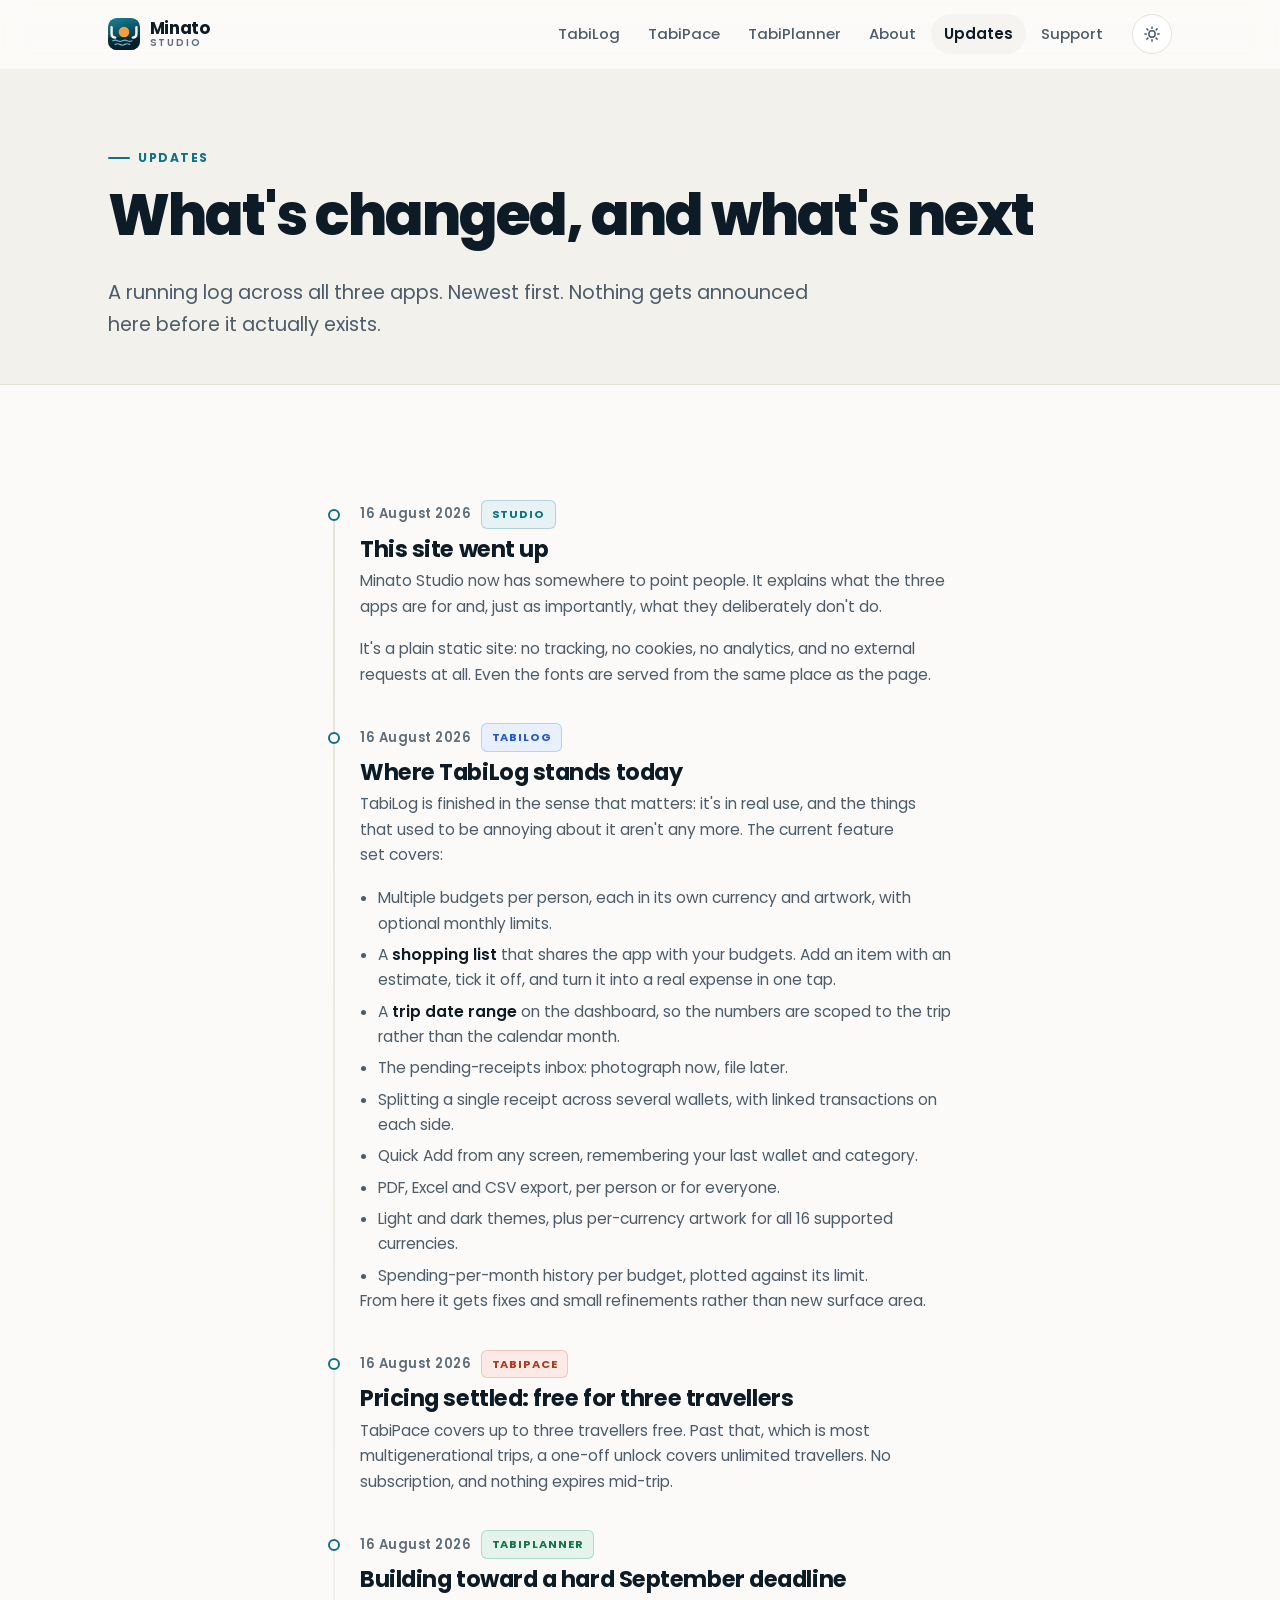
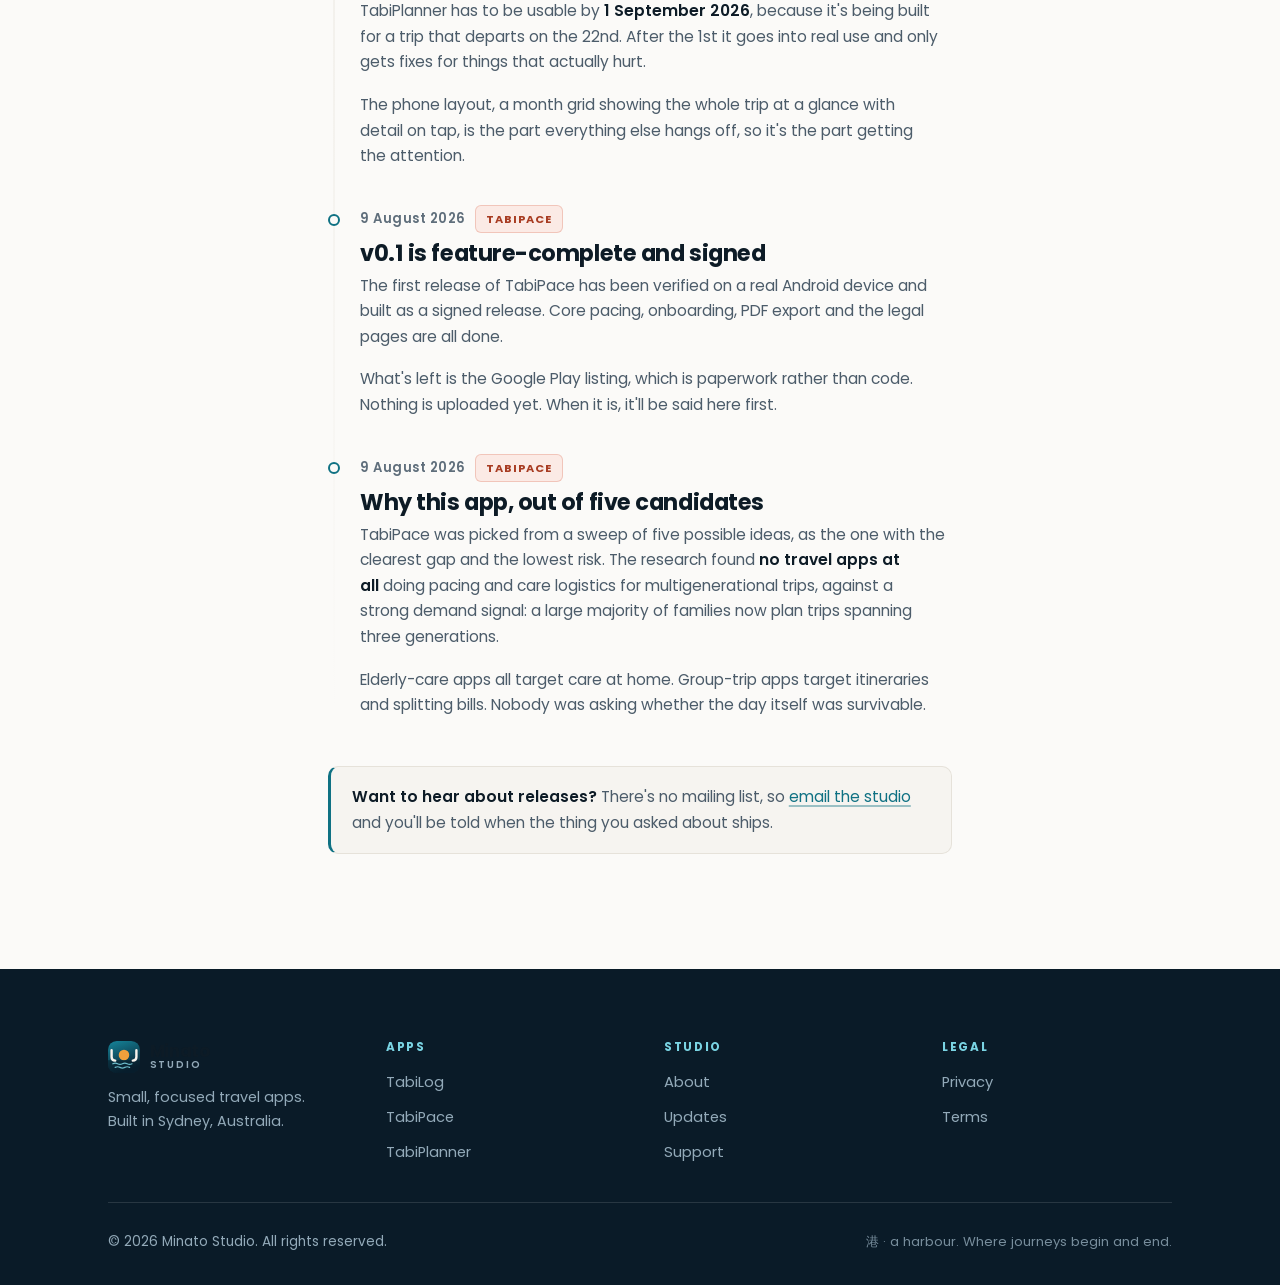
<file: updates.html>
<!doctype html>
<html lang="en">
<head>
<meta charset="utf-8">
<meta name="viewport" content="width=device-width, initial-scale=1">
<title>Updates: what's changed across TabiLog, TabiPace and TabiPlanner | Minato Studio</title>
<meta name="description" content="A running log of changes and progress across TabiLog, TabiPace and TabiPlanner. Newest first, and nothing announced before it exists.">
<meta name="theme-color" content="#fbfaf8">
<link rel="icon" href="assets/img/minato-mark.svg" type="image/svg+xml">
<link rel="preload" href="assets/fonts/poppins-600.woff2" as="font" type="font/woff2" crossorigin>
<link rel="preload" href="assets/fonts/poppins-400.woff2" as="font" type="font/woff2" crossorigin>
<link rel="canonical" href="https://kairulbrewitt.github.io/minato-studio/updates.html">
<link rel="stylesheet" href="assets/css/site.css">
<meta property="og:type" content="website">
<meta property="og:title" content="Minato Studio updates">
<meta property="og:description" content="A running log of changes and progress across TabiLog, TabiPace and TabiPlanner. Newest first, and nothing announced before it exists.">
<script>
(function(){var d=document.documentElement;d.classList.add('js');try{var t=localStorage.getItem('minato-theme');if(t==='dark'||t==='light'){d.setAttribute('data-theme',t);var m=document.querySelector('meta[name="theme-color"]');if(m)m.setAttribute('content',t==='dark'?'#08131c':'#fbfaf8');}}catch(e){}})();
</script>
</head>
<body>

<a class="skip-link" href="#main">Skip to content</a>

<header class="site-header">
  <div class="wrap header-inner">
    <a class="brand" href="index.html" aria-label="Minato Studio, home">
      <svg class="brand-mark" viewBox="0 0 40 40" aria-hidden="true" focusable="false">
        <defs>
          <linearGradient id="bm" x1="0" y1="0" x2="0.35" y2="1"><stop offset="0" stop-color="#15859a"/><stop offset="1" stop-color="#0a2233"/></linearGradient>
          <clipPath id="bc"><rect width="40" height="40" rx="11"/></clipPath>
        </defs>
        <g clip-path="url(#bc)">
          <rect width="40" height="40" fill="url(#bm)"/>
          <circle cx="20" cy="17.5" r="6.6" fill="#f0a03c"/>
          <rect y="24" width="40" height="16" fill="#071a27" opacity="0.55"/>
          <g stroke="#7fd6e4" stroke-width="1.5" stroke-linecap="round" fill="none" opacity="0.85"><path d="M6 28.5q3-1.6 6 0t6 0 6 0 6 0"/><path d="M9 33q3-1.6 6 0t6 0 6 0"/></g>
          <g stroke="#f7f3ec" stroke-width="3" stroke-linecap="round" fill="none"><path d="M4.5 11.5v8.5q0 4.5 4.5 4.5"/><path d="M35.5 11.5v8.5q0 4.5-4.5 4.5"/></g>
        </g>
      </svg>
      <span class="brand-name"><b>Minato</b><span>Studio</span></span>
    </a>

    <nav class="nav" id="site-nav" aria-label="Main">
      <a href="tabilog.html">TabiLog</a>
      <a href="tabipace.html">TabiPace</a>
      <a href="tabiplanner.html">TabiPlanner</a>
      <a href="about.html">About</a>
      <a href="updates.html" aria-current="page">Updates</a>
      <a href="support.html">Support</a>
    </nav>

    <div class="header-tools">
      <button class="icon-btn theme-toggle" type="button" aria-label="Switch theme">
        <svg class="icon-sun" viewBox="0 0 24 24" fill="none" stroke="currentColor" stroke-width="2" stroke-linecap="round" aria-hidden="true"><circle cx="12" cy="12" r="4.2"/><path d="M12 2.5v2M12 19.5v2M2.5 12h2M19.5 12h2M5.2 5.2l1.4 1.4M17.4 17.4l1.4 1.4M18.8 5.2l-1.4 1.4M6.6 17.4l-1.4 1.4"/></svg>
        <svg class="icon-moon" viewBox="0 0 24 24" fill="none" stroke="currentColor" stroke-width="2" stroke-linecap="round" stroke-linejoin="round" aria-hidden="true"><path d="M20 14.5A8.5 8.5 0 0 1 9.5 4a8.5 8.5 0 1 0 10.5 10.5z"/></svg>
      </button>
      <button class="icon-btn nav-toggle" type="button" aria-expanded="false" aria-controls="site-nav" aria-label="Menu">
        <svg viewBox="0 0 24 24" fill="none" stroke="currentColor" stroke-width="2" stroke-linecap="round" aria-hidden="true"><path d="M4 7h16M4 12h16M4 17h16"/></svg>
      </button>
    </div>
  </div>
</header>

<main id="main">
  <section class="page-head">
    <div class="wrap">
      <span class="eyebrow">Updates</span>
      <h1>What's changed, and what's next</h1>
      <p class="lede">A running log across all three apps. Newest first. Nothing gets announced here before it actually exists.</p>
    </div>
  </section>

  <section class="section">
    <div class="wrap wrap-narrow">
      <div class="timeline">

        <!-- ================================================================
             To add an entry: copy one <article class="entry"> block, put it
             at the top, and change the date, badge and text. The badge class
             sets the colour: badge-studio, badge-tabilog, badge-tabipace or
             badge-tabiplanner.
             ================================================================ -->

        <article class="entry reveal">
          <div class="entry-meta">
            <time class="entry-date" datetime="2026-08-16">16 August 2026</time>
            <span class="badge badge-studio">Studio</span>
          </div>
          <h3>This site went up</h3>
          <div class="entry-body">
            <p>Minato Studio now has somewhere to point people. It explains what the three apps are for and, just as importantly, what they deliberately don't do.</p>
            <p>It's a plain static site: no tracking, no cookies, no analytics, and no external requests at all. Even the fonts are served from the same place as the page.</p>
          </div>
        </article>

        <article class="entry reveal">
          <div class="entry-meta">
            <time class="entry-date" datetime="2026-08-16">16 August 2026</time>
            <span class="badge badge-tabilog">TabiLog</span>
          </div>
          <h3>Where TabiLog stands today</h3>
          <div class="entry-body">
            <p>TabiLog is finished in the sense that matters: it's in real use, and the things that used to be annoying about it aren't any more. The current feature set covers:</p>
            <ul>
              <li>Multiple budgets per person, each in its own currency and artwork, with optional monthly limits.</li>
              <li>A <strong>shopping list</strong> that shares the app with your budgets. Add an item with an estimate, tick it off, and turn it into a real expense in one tap.</li>
              <li>A <strong>trip date range</strong> on the dashboard, so the numbers are scoped to the trip rather than the calendar month.</li>
              <li>The pending-receipts inbox: photograph now, file later.</li>
              <li>Splitting a single receipt across several wallets, with linked transactions on each side.</li>
              <li>Quick Add from any screen, remembering your last wallet and category.</li>
              <li>PDF, Excel and CSV export, per person or for everyone.</li>
              <li>Light and dark themes, plus per-currency artwork for all 16 supported currencies.</li>
              <li>Spending-per-month history per budget, plotted against its limit.</li>
            </ul>
            <p>From here it gets fixes and small refinements rather than new surface area.</p>
          </div>
        </article>

        <article class="entry reveal">
          <div class="entry-meta">
            <time class="entry-date" datetime="2026-08-16">16 August 2026</time>
            <span class="badge badge-tabipace">TabiPace</span>
          </div>
          <h3>Pricing settled: free for three travellers</h3>
          <div class="entry-body">
            <p>TabiPace covers up to three travellers free. Past that, which is most multigenerational trips, a one-off unlock covers unlimited travellers. No subscription, and nothing expires mid-trip.</p>
          </div>
        </article>

        <article class="entry reveal">
          <div class="entry-meta">
            <time class="entry-date" datetime="2026-08-16">16 August 2026</time>
            <span class="badge badge-tabiplanner">TabiPlanner</span>
          </div>
          <h3>Building toward a hard September deadline</h3>
          <div class="entry-body">
            <p>TabiPlanner has to be usable by <strong>1 September 2026</strong>, because it's being built for a trip that departs on the 22nd. After the 1st it goes into real use and only gets fixes for things that actually hurt.</p>
            <p>The phone layout, a month grid showing the whole trip at a glance with detail on tap, is the part everything else hangs off, so it's the part getting the attention.</p>
          </div>
        </article>

        <article class="entry reveal">
          <div class="entry-meta">
            <time class="entry-date" datetime="2026-08-09">9 August 2026</time>
            <span class="badge badge-tabipace">TabiPace</span>
          </div>
          <h3>v0.1 is feature-complete and signed</h3>
          <div class="entry-body">
            <p>The first release of TabiPace has been verified on a real Android device and built as a signed release. Core pacing, onboarding, PDF export and the legal pages are all done.</p>
            <p>What's left is the Google Play listing, which is paperwork rather than code. Nothing is uploaded yet. When it is, it'll be said here first.</p>
          </div>
        </article>

        <article class="entry reveal">
          <div class="entry-meta">
            <time class="entry-date" datetime="2026-08-09">9 August 2026</time>
            <span class="badge badge-tabipace">TabiPace</span>
          </div>
          <h3>Why this app, out of five candidates</h3>
          <div class="entry-body">
            <p>TabiPace was picked from a sweep of five possible ideas, as the one with the clearest gap and the lowest risk. The research found <strong>no travel apps at all</strong> doing pacing and care logistics for multigenerational trips, against a strong demand signal: a large majority of families now plan trips spanning three generations.</p>
            <p>Elderly-care apps all target care at home. Group-trip apps target itineraries and splitting bills. Nobody was asking whether the day itself was survivable.</p>
          </div>
        </article>

      </div>

      <div class="callout" style="margin-top:3rem;">
        <strong>Want to hear about releases?</strong> There's no mailing list, so <a class="link" href="support.html">email the studio</a> and you'll be told when the thing you asked about ships.
      </div>
    </div>
  </section>

</main>

<footer class="site-footer">
  <div class="wrap">
    <div class="footer-grid">
      <div class="footer-brand">
        <a class="brand" href="index.html">
          <svg class="brand-mark" viewBox="0 0 40 40" aria-hidden="true" focusable="false">
        <defs>
          <linearGradient id="fm" x1="0" y1="0" x2="0.35" y2="1"><stop offset="0" stop-color="#15859a"/><stop offset="1" stop-color="#0a2233"/></linearGradient>
          <clipPath id="fc"><rect width="40" height="40" rx="11"/></clipPath>
        </defs>
        <g clip-path="url(#fc)">
          <rect width="40" height="40" fill="url(#fm)"/>
          <circle cx="20" cy="17.5" r="6.6" fill="#f0a03c"/>
          <rect y="24" width="40" height="16" fill="#071a27" opacity="0.55"/>
          <g stroke="#7fd6e4" stroke-width="1.5" stroke-linecap="round" fill="none" opacity="0.85"><path d="M6 28.5q3-1.6 6 0t6 0 6 0 6 0"/><path d="M9 33q3-1.6 6 0t6 0 6 0"/></g>
          <g stroke="#f7f3ec" stroke-width="3" stroke-linecap="round" fill="none"><path d="M4.5 11.5v8.5q0 4.5 4.5 4.5"/><path d="M35.5 11.5v8.5q0 4.5-4.5 4.5"/></g>
        </g>
      </svg>
          <span class="brand-name"><b>Minato</b><span>Studio</span></span>
        </a>
        <p>Small, focused travel apps. Built in Sydney, Australia.</p>
      </div>
      <div class="footer-col">
        <h4>Apps</h4>
        <ul><li><a href="tabilog.html">TabiLog</a></li><li><a href="tabipace.html">TabiPace</a></li><li><a href="tabiplanner.html">TabiPlanner</a></li></ul>
      </div>
      <div class="footer-col">
        <h4>Studio</h4>
        <ul><li><a href="about.html">About</a></li><li><a href="updates.html">Updates</a></li><li><a href="support.html">Support</a></li></ul>
      </div>
      <div class="footer-col">
        <h4>Legal</h4>
        <ul><li><a href="privacy.html">Privacy</a></li><li><a href="terms.html">Terms</a></li></ul>
      </div>
    </div>
    <div class="footer-bottom">
      <p>&copy; <span data-year>2026</span> Minato Studio. All rights reserved.</p>
      <p class="footer-jp">港 · a harbour. Where journeys begin and end.</p>
    </div>
  </div>
</footer>

<script src="assets/js/site.js" defer></script>
</body>
</html>
</file>
<file: assets/css/site.css>
/* ==========================================================================
   Minato Studio, site stylesheet
   Brand: 港 (minato) = harbour. Deep water, a warm horizon, journeys leaving.
   Fonts are self-hosted (assets/fonts/) so the site makes zero external
   requests and renders identically offline or behind a captive portal.
   ========================================================================== */

@font-face { font-family:'Poppins'; font-style:normal; font-weight:400; font-display:swap; src:url('../fonts/poppins-400.woff2') format('woff2'); }
@font-face { font-family:'Poppins'; font-style:normal; font-weight:500; font-display:swap; src:url('../fonts/poppins-500.woff2') format('woff2'); }
@font-face { font-family:'Poppins'; font-style:normal; font-weight:600; font-display:swap; src:url('../fonts/poppins-600.woff2') format('woff2'); }
@font-face { font-family:'Poppins'; font-style:normal; font-weight:700; font-display:swap; src:url('../fonts/poppins-700.woff2') format('woff2'); }
@font-face { font-family:'Poppins'; font-style:normal; font-weight:800; font-display:swap; src:url('../fonts/poppins-800.woff2') format('woff2'); }

/* --------------------------------------------------------------------------
   1. Tokens
   -------------------------------------------------------------------------- */

:root {
  /* Surfaces, warm paper, so the navy reads as ink rather than chrome */
  --bg:          #fbfaf8;
  --bg-sunk:     #f3f1ec;
  --surface:     #ffffff;
  --surface-2:   #f6f4f0;
  --border:      #e6e2da;
  --border-soft: #efece6;

  /* Ink */
  --ink:      #0d1b26;
  --ink-2:    #4c5c6a;
  /* --ink-3 is used at 13 to 14px (captions, meta). Kept dark enough to clear
     4.5:1 against --bg-sunk, the lightest surface it ever sits on. */
  --ink-3:    #5f6e7b;

  /* Brand */
  --brand:        #0f7183;
  --brand-strong: #0a5766;
  --on-brand:     #ffffff;
  --brand-tint:   #e6f2f4;
  --accent:       #cf6427;
  --accent-tint:  #fbeee4;

  /* Deep harbour, used for inverted bands, constant across themes */
  --deep:      #0a1b28;
  --deep-2:    #10293b;
  --deep-ink:  #eaf1f5;
  --deep-ink-2:#93aab9;
  --deep-line: rgba(255,255,255,.12);

  /* Per-product accents */
  --tabilog:     #2f6fed;
  --tabilog-tint:#e8effd;
  --tabipace:    #d1553a;
  --tabipace-tint:#fbeae5;
  --tabiplanner: #1f8a5b;
  --tabiplanner-tint:#e4f4ec;

  /* Text-on-tint variants. Badges and pills set 11-12px bold type on a tint of
     their own hue; the accent hues are too light at that size to clear 4.5:1. */
  --tabilog-ink:     #2559c9;
  --tabipace-ink:    #a83c22;
  --tabiplanner-ink: #16724a;

  /* Status */
  --live:  #17714a;
  --soon:  #8a5a05;

  /* Shape */
  --r-sm: 10px;
  --r:    16px;
  --r-lg: 24px;
  --r-xl: 32px;

  --shadow-sm: 0 1px 2px rgba(13,27,38,.06), 0 1px 3px rgba(13,27,38,.05);
  --shadow:    0 4px 12px rgba(13,27,38,.07), 0 1px 3px rgba(13,27,38,.05);
  --shadow-lg: 0 18px 44px rgba(13,27,38,.12), 0 4px 12px rgba(13,27,38,.06);

  /* Rhythm */
  --gutter: clamp(1.25rem, 5vw, 3rem);
  --max:    1160px;
  --max-narrow: 720px;
  --section-y: clamp(4rem, 9vw, 7.5rem);

  --header-h: 68px;
  --ease: cubic-bezier(.22,.68,.36,1);
}

/* Dark palette. Defined twice on purpose: once for viewers on "system dark"
   (who have no data-theme attribute at all), once for an explicit toggle. */
@media (prefers-color-scheme: dark) {
  :root:not([data-theme="light"]) {
    --bg:          #08131c;
    --bg-sunk:     #061017;
    --surface:     #0e1f2c;
    --surface-2:   #142838;
    --border:      #1d3547;
    --border-soft: #172938;

    --ink:      #e9f0f5;
    --ink-2:    #9db2c1;
    --ink-3:    #7f95a6;

    --brand:        #45b9cc;
    --brand-strong: #7ad4e3;
    --on-brand:     #04161b;
    --brand-tint:   #10303a;
    --accent:       #f0904a;
    --accent-tint:  #34220f;

    --deep:      #061019;
    --deep-2:    #0c1f2d;

    --tabilog:     #7ba5ff;
    --tabilog-tint:#152742;
    --tabipace:    #f0836a;
    --tabipace-tint:#3a1e17;
    --tabiplanner: #4cc78c;
    --tabiplanner-tint:#12332a;
    --tabilog-ink:     #7ba5ff;
    --tabipace-ink:    #f0836a;
    --tabiplanner-ink: #4cc78c;

    --live: #4cc78c;
    --soon: #e0a53a;

    --shadow-sm: 0 1px 2px rgba(0,0,0,.4);
    --shadow:    0 4px 14px rgba(0,0,0,.45);
    --shadow-lg: 0 20px 48px rgba(0,0,0,.55);
  }
}

:root[data-theme="dark"] {
  --bg:          #08131c;
  --bg-sunk:     #061017;
  --surface:     #0e1f2c;
  --surface-2:   #142838;
  --border:      #1d3547;
  --border-soft: #172938;

  --ink:      #e9f0f5;
  --ink-2:    #9db2c1;
  --ink-3:    #7f95a6;

  --brand:        #45b9cc;
  --brand-strong: #7ad4e3;
  --on-brand:     #04161b;
  --brand-tint:   #10303a;
  --accent:       #f0904a;
  --accent-tint:  #34220f;

  --deep:      #061019;
  --deep-2:    #0c1f2d;

  --tabilog:     #7ba5ff;
  --tabilog-tint:#152742;
  --tabipace:    #f0836a;
  --tabipace-tint:#3a1e17;
  --tabiplanner: #4cc78c;
  --tabiplanner-tint:#12332a;
  --tabilog-ink:     #7ba5ff;
  --tabipace-ink:    #f0836a;
  --tabiplanner-ink: #4cc78c;

  --live: #4cc78c;
  --soon: #e0a53a;

  --shadow-sm: 0 1px 2px rgba(0,0,0,.4);
  --shadow:    0 4px 14px rgba(0,0,0,.45);
  --shadow-lg: 0 20px 48px rgba(0,0,0,.55);
}

/* --------------------------------------------------------------------------
   2. Reset & base
   -------------------------------------------------------------------------- */

*, *::before, *::after { box-sizing: border-box; }

html {
  -webkit-text-size-adjust: 100%;
  scroll-behavior: smooth;
  scroll-padding-top: calc(var(--header-h) + 1.5rem);
}

@media (prefers-reduced-motion: reduce) {
  html { scroll-behavior: auto; }
  *, *::before, *::after {
    animation-duration: .01ms !important;
    animation-iteration-count: 1 !important;
    transition-duration: .01ms !important;
  }
}

body {
  margin: 0;
  background: var(--bg);
  color: var(--ink);
  font-family: 'Poppins', ui-sans-serif, system-ui, -apple-system, 'Segoe UI', Roboto, sans-serif;
  font-size: 1rem;
  line-height: 1.65;
  -webkit-font-smoothing: antialiased;
  text-rendering: optimizeLegibility;
  overflow-x: hidden;
}

img, svg, video { max-width: 100%; height: auto; display: block; }

h1, h2, h3, h4 {
  margin: 0 0 .5em;
  line-height: 1.15;
  letter-spacing: -.02em;
  font-weight: 700;
  text-wrap: balance;
}

h1 { font-size: clamp(2.15rem, 5.2vw, 3.6rem); font-weight: 800; letter-spacing: -.035em; }
h2 { font-size: clamp(1.7rem, 3.4vw, 2.5rem); letter-spacing: -.028em; }
h3 { font-size: clamp(1.15rem, 1.8vw, 1.4rem); }
h4 { font-size: 1.03rem; font-weight: 600; }

p { margin: 0 0 1.1em; text-wrap: pretty; }
p:last-child { margin-bottom: 0; }

a { color: var(--brand); text-decoration: none; }
a:hover { color: var(--brand-strong); }

/* Body copy links get an underline; nav/button links opt out via .no-ul */
.prose a:not(.btn), a.link {
  text-decoration: underline;
  text-decoration-thickness: 1.5px;
  text-underline-offset: 3px;
  text-decoration-color: color-mix(in srgb, var(--brand) 40%, transparent);
}
.prose a:not(.btn):hover, a.link:hover { text-decoration-color: currentColor; }

strong, b { font-weight: 600; color: var(--ink); }

small { font-size: .84rem; }

code {
  font-family: ui-monospace, 'Cascadia Code', 'SF Mono', Menlo, Consolas, monospace;
  font-size: .88em;
  background: var(--surface-2);
  border: 1px solid var(--border-soft);
  padding: .1em .4em;
  border-radius: 6px;
}

hr {
  border: 0;
  border-top: 1px solid var(--border);
  margin: 2.5rem 0;
}

:focus-visible {
  outline: 3px solid var(--brand);
  outline-offset: 2px;
  border-radius: 4px;
}

::selection { background: color-mix(in srgb, var(--brand) 28%, transparent); }

.skip-link {
  position: absolute;
  left: -9999px;
  top: 0;
  z-index: 200;
  background: var(--brand);
  color: #fff;
  padding: .75rem 1.25rem;
  border-radius: 0 0 var(--r-sm) 0;
  font-weight: 600;
}
.skip-link:focus { left: 0; color: #fff; }

.visually-hidden {
  position: absolute; width: 1px; height: 1px;
  padding: 0; margin: -1px; overflow: hidden;
  clip: rect(0 0 0 0); white-space: nowrap; border: 0;
}

/* --------------------------------------------------------------------------
   3. Layout primitives
   -------------------------------------------------------------------------- */

.wrap {
  width: 100%;
  max-width: var(--max);
  margin-inline: auto;
  padding-inline: var(--gutter);
}
.wrap-narrow { max-width: var(--max-narrow); }

.section { padding-block: var(--section-y); }
.section-sm { padding-block: clamp(2.5rem, 5vw, 4rem); }
.section-sunk { background: var(--bg-sunk); }

.section-deep {
  background:
    radial-gradient(1100px 460px at 12% -10%, rgba(69,185,204,.16), transparent 62%),
    radial-gradient(900px 420px at 92% 0%, rgba(207,100,39,.14), transparent 60%),
    linear-gradient(170deg, var(--deep-2), var(--deep));
  color: var(--deep-ink);
}
:is(.section-deep,.hero-deep,.cta-band) h1, :is(.section-deep,.hero-deep,.cta-band) h2, :is(.section-deep,.hero-deep,.cta-band) h3, :is(.section-deep,.hero-deep,.cta-band) strong { color: var(--deep-ink); }
:is(.section-deep,.hero-deep,.cta-band) p, :is(.section-deep,.hero-deep,.cta-band) li { color: var(--deep-ink-2); }
:is(.section-deep,.hero-deep,.cta-band) .eyebrow { color: #7ad4e3; }

/* Small chips and badges carry their own colour, which is tuned for a light
   surface. On the deep bands they need the brighter end of the same hues. */
:is(.section-deep,.hero-deep,.cta-band) .pill {
  background: rgba(255,255,255,.07);
  border-color: var(--deep-line);
  color: var(--deep-ink-2);
}
:is(.section-deep,.hero-deep,.cta-band) .pill-live {
  color: #4cc78c;
  background: rgba(76,199,140,.14);
  border-color: rgba(76,199,140,.35);
}
:is(.section-deep,.hero-deep,.cta-band) .pill-soon {
  color: #e0a53a;
  background: rgba(224,165,58,.14);
  border-color: rgba(224,165,58,.35);
}
:is(.section-deep,.hero-deep,.cta-band) .principles li::before {
  color: #7ad4e3;
  background: rgba(122,212,227,.14);
}
/* `.principles p` and `.tick-list li` set their own colour and are declared
   later in the file, so they win on equal specificity and would otherwise keep
   the light-surface ink inside a deep band. */
:is(.section-deep,.hero-deep,.cta-band) .principles p,
:is(.section-deep,.hero-deep,.cta-band) .tick-list li,
:is(.section-deep,.hero-deep,.cta-band) .feature-row-copy p {
  color: var(--deep-ink-2);
}
:is(.section-deep,.hero-deep,.cta-band) .tick-list strong,
:is(.section-deep,.hero-deep,.cta-band) .principles h4 { color: var(--deep-ink); }

.stack > * + * { margin-top: 1rem; }

.grid { display: grid; gap: clamp(1rem, 2.4vw, 1.75rem); }
.grid-2 { grid-template-columns: repeat(auto-fit, minmax(min(100%, 300px), 1fr)); }
.grid-3 { grid-template-columns: repeat(auto-fit, minmax(min(100%, 260px), 1fr)); }
.grid-4 { grid-template-columns: repeat(auto-fit, minmax(min(100%, 210px), 1fr)); }

.center { text-align: center; }
.center-x { margin-inline: auto; }

/* Section headers */
.eyebrow {
  display: inline-flex;
  align-items: center;
  gap: .5rem;
  font-size: .76rem;
  font-weight: 700;
  letter-spacing: .13em;
  text-transform: uppercase;
  color: var(--brand);
  margin-bottom: .9rem;
}
.eyebrow::before {
  content: "";
  width: 22px; height: 2px;
  background: currentColor;
  border-radius: 2px;
}

.section-head { max-width: 620px; margin-bottom: clamp(2rem, 4vw, 3.25rem); }
.section-head.center { margin-inline: auto; }
.section-head p { color: var(--ink-2); font-size: 1.06rem; }
:is(.section-deep,.hero-deep,.cta-band) .section-head p { color: var(--deep-ink-2); }

.lede { font-size: clamp(1.05rem, 1.7vw, 1.22rem); color: var(--ink-2); line-height: 1.6; }

/* --------------------------------------------------------------------------
   4. Buttons & pills
   -------------------------------------------------------------------------- */

.btn {
  display: inline-flex;
  align-items: center;
  justify-content: center;
  gap: .55rem;
  font: inherit;
  font-weight: 600;
  font-size: .95rem;
  line-height: 1;
  padding: .85rem 1.5rem;
  border-radius: 999px;
  border: 1.5px solid transparent;
  cursor: pointer;
  text-decoration: none;
  white-space: nowrap;
  transition: transform .18s var(--ease), box-shadow .18s var(--ease),
              background-color .18s var(--ease), border-color .18s var(--ease), color .18s var(--ease);
}
.btn:hover { transform: translateY(-2px); }
.btn:active { transform: translateY(0); }
.btn svg { width: 1.05em; height: 1.05em; flex: none; }

/* --on-brand is part of the palette rather than a set of override selectors:
   the light brand is dark enough for white text, the dark brand is a bright
   teal that needs near-black on top of it. */
.btn-primary { background: var(--brand); color: var(--on-brand); box-shadow: var(--shadow); }
.btn-primary:hover { background: var(--brand-strong); color: var(--on-brand); box-shadow: var(--shadow-lg); }

.btn-ghost {
  background: transparent;
  color: var(--ink);
  border-color: var(--border);
}
.btn-ghost:hover { background: var(--surface-2); border-color: var(--ink-3); color: var(--ink); }

:is(.section-deep,.hero-deep,.cta-band) .btn-ghost { color: var(--deep-ink); border-color: var(--deep-line); }
:is(.section-deep,.hero-deep,.cta-band) .btn-ghost:hover { background: rgba(255,255,255,.09); border-color: rgba(255,255,255,.3); color: #fff; }

/* Google Play link. Not the official badge artwork: a plain link in the site's
   own language, so nothing external is fetched and no trademark is imitated.
   Swap in Google's badge PNG here if the official mark is ever wanted. */
.btn-play { background: var(--deep); color: #fff; box-shadow: var(--shadow); }
.btn-play:hover { background: var(--deep-2); color: #fff; box-shadow: var(--shadow-lg); }
.btn-play .btn-play-text { display: flex; flex-direction: column; align-items: flex-start; gap: .1rem; line-height: 1.15; }
.btn-play .btn-play-text small { font-size: .68em; font-weight: 500; opacity: .8; letter-spacing: .03em; }
:is(.section-deep,.hero-deep,.cta-band) .btn-play { background: #fff; color: var(--deep); }
:is(.section-deep,.hero-deep,.cta-band) .btn-play:hover { background: var(--deep-ink-2); color: var(--deep); }
/* Lift the badge above the card's stretched-link overlay (z-index 2). */
.product-card .btn-play { position: relative; z-index: 3; align-self: flex-start; }

.btn-row { display: flex; flex-wrap: wrap; gap: .75rem; align-items: center; }
.btn-row.center { justify-content: center; }

.pill {
  display: inline-flex;
  align-items: center;
  gap: .45rem;
  font-size: .74rem;
  font-weight: 700;
  letter-spacing: .07em;
  text-transform: uppercase;
  padding: .35rem .75rem;
  border-radius: 999px;
  border: 1px solid var(--border);
  background: var(--surface-2);
  color: var(--ink-2);
  white-space: nowrap;
}
.pill::before {
  content: "";
  width: 6px; height: 6px;
  border-radius: 50%;
  background: currentColor;
}
.pill-live { color: var(--live); background: color-mix(in srgb, var(--live) 12%, transparent); border-color: color-mix(in srgb, var(--live) 30%, transparent); }
.pill-soon { color: var(--soon); background: color-mix(in srgb, var(--soon) 12%, transparent); border-color: color-mix(in srgb, var(--soon) 30%, transparent); }
.pill-plain::before { display: none; }

/* --------------------------------------------------------------------------
   5. Header
   -------------------------------------------------------------------------- */

.site-header {
  position: sticky;
  top: 0;
  z-index: 100;
  background: color-mix(in srgb, var(--bg) 82%, transparent);
  backdrop-filter: saturate(160%) blur(14px);
  -webkit-backdrop-filter: saturate(160%) blur(14px);
  border-bottom: 1px solid transparent;
  transition: border-color .2s var(--ease), background-color .2s var(--ease);
}
.site-header.is-stuck {
  border-bottom-color: var(--border);
  background: color-mix(in srgb, var(--bg) 93%, transparent);
}

.header-inner {
  height: var(--header-h);
  display: flex;
  align-items: center;
  gap: 1rem;
}

.brand {
  display: inline-flex;
  align-items: center;
  gap: .6rem;
  color: var(--ink);
  font-weight: 700;
  letter-spacing: -.02em;
  font-size: 1.05rem;
  margin-right: auto;
}
.brand:hover { color: var(--ink); }
.brand-mark { width: 32px; height: 32px; flex: none; }
.brand-name { display: flex; flex-direction: column; line-height: 1.05; }
.brand-name b { font-weight: 700; }
.brand-name span {
  font-size: .62rem;
  font-weight: 600;
  letter-spacing: .18em;
  text-transform: uppercase;
  color: var(--ink-3);
}

.nav { display: flex; align-items: center; gap: .15rem; }
.nav a {
  color: var(--ink-2);
  font-size: .93rem;
  font-weight: 500;
  padding: .5rem .8rem;
  border-radius: 999px;
  transition: color .15s var(--ease), background-color .15s var(--ease);
}
.nav a:hover { color: var(--ink); background: var(--surface-2); }
.nav a[aria-current="page"] { color: var(--ink); font-weight: 600; background: var(--surface-2); }

.header-tools { display: flex; align-items: center; gap: .4rem; }

.icon-btn {
  display: inline-grid;
  place-items: center;
  width: 40px; height: 40px;
  border-radius: 50%;
  border: 1px solid var(--border);
  background: var(--surface);
  color: var(--ink-2);
  cursor: pointer;
  padding: 0;
  transition: color .15s var(--ease), border-color .15s var(--ease), background-color .15s var(--ease);
}
.icon-btn:hover { color: var(--ink); border-color: var(--ink-3); background: var(--surface-2); }
.icon-btn svg { width: 18px; height: 18px; }

/* Theme toggle swaps which glyph is visible */
.theme-toggle .icon-moon { display: none; }
:root[data-theme="dark"] .theme-toggle .icon-moon { display: block; }
:root[data-theme="dark"] .theme-toggle .icon-sun  { display: none; }
@media (prefers-color-scheme: dark) {
  :root:not([data-theme="light"]) .theme-toggle .icon-moon { display: block; }
  :root:not([data-theme="light"]) .theme-toggle .icon-sun  { display: none; }
}

.nav-toggle { display: none; }

@media (max-width: 860px) {
  .nav-toggle { display: inline-grid; }
  .nav {
    position: fixed;
    inset: var(--header-h) 0 auto 0;
    flex-direction: column;
    align-items: stretch;
    gap: .2rem;
    background: var(--bg);
    border-bottom: 1px solid var(--border);
    padding: .85rem var(--gutter) 1.4rem;
    box-shadow: var(--shadow-lg);
    transform: translateY(-8px);
    opacity: 0;
    visibility: hidden;
    transition: transform .22s var(--ease), opacity .22s var(--ease), visibility .22s;
  }
  .nav.is-open { transform: translateY(0); opacity: 1; visibility: visible; }
  .nav a { padding: .8rem .9rem; font-size: 1rem; border-radius: var(--r-sm); }
}

/* --------------------------------------------------------------------------
   6. Hero
   -------------------------------------------------------------------------- */

.hero {
  position: relative;
  overflow: hidden;
  padding-block: clamp(3.5rem, 8vw, 6.5rem) clamp(3rem, 7vw, 5.5rem);
}
.hero-deep {
  background:
    radial-gradient(1200px 520px at 15% -15%, rgba(69,185,204,.2), transparent 60%),
    radial-gradient(1000px 480px at 88% 5%, rgba(207,100,39,.16), transparent 58%),
    linear-gradient(168deg, var(--deep-2), var(--deep));
  color: var(--deep-ink);
}
.hero-deep h1 { color: #fff; }
.hero-deep .lede { color: var(--deep-ink-2); }

/* The harbour horizon that anchors the studio identity */
.hero-horizon {
  position: absolute;
  left: 0; right: 0; bottom: -1px;
  width: 100%;
  pointer-events: none;
  opacity: .5;
  z-index: 0;
}
.hero > .wrap { position: relative; z-index: 1; }

.hero-grid {
  display: grid;
  gap: clamp(2.25rem, 5vw, 4rem);
  align-items: center;
  grid-template-columns: 1fr;
}
@media (min-width: 940px) {
  .hero-grid { grid-template-columns: 1.05fr .95fr; }
}

/* Measure caps use rem, not ch: `ch` resolves against this element's own
   16px font-size, which would clamp the whole column to the width of a
   paragraph and wrap the display heading to five lines. */
.hero-copy { max-width: 32rem; }
.hero-copy .lede, .hero-copy p { max-width: 29rem; }
@media (max-width: 939px) { .hero-copy { max-width: none; } }

.hero-art { position: relative; }

/* --------------------------------------------------------------------------
   7. Cards
   -------------------------------------------------------------------------- */

.card {
  background: var(--surface);
  border: 1px solid var(--border);
  border-radius: var(--r-lg);
  padding: clamp(1.4rem, 2.6vw, 1.9rem);
  transition: transform .22s var(--ease), box-shadow .22s var(--ease), border-color .22s var(--ease);
}
.card-hover:hover {
  transform: translateY(-4px);
  box-shadow: var(--shadow-lg);
  border-color: color-mix(in srgb, var(--brand) 35%, var(--border));
}
.card h3 { margin-bottom: .4rem; }
.card p { color: var(--ink-2); font-size: .96rem; }

:is(.section-deep,.hero-deep,.cta-band) .card {
  background: rgba(255,255,255,.05);
  border-color: var(--deep-line);
}
:is(.section-deep,.hero-deep,.cta-band) .card p { color: var(--deep-ink-2); }
:is(.section-deep,.hero-deep,.cta-band) .card-hover:hover { border-color: rgba(122,212,227,.45); background: rgba(255,255,255,.08); }

/* Feature card with an icon medallion */
.feature-icon {
  width: 46px; height: 46px;
  display: grid; place-items: center;
  border-radius: 14px;
  background: var(--brand-tint);
  color: var(--brand);
  margin-bottom: 1.05rem;
}
.feature-icon svg { width: 23px; height: 23px; }
:is(.section-deep,.hero-deep,.cta-band) .feature-icon { background: rgba(122,212,227,.14); color: #7ad4e3; }

/* Product cards --------------------------------------------------------- */

.product-card {
  position: relative;
  display: flex;
  flex-direction: column;
  gap: 1rem;
  overflow: hidden;
  isolation: isolate;
}
.product-card::before {
  content: "";
  position: absolute;
  inset: 0 0 auto 0;
  height: 3px;
  background: var(--tone, var(--brand));
  z-index: 1;
}
.product-card::after {
  content: "";
  position: absolute;
  top: -60px; right: -60px;
  width: 200px; height: 200px;
  border-radius: 50%;
  background: var(--tone-tint, var(--brand-tint));
  opacity: .55;
  z-index: -1;
  transition: transform .4s var(--ease);
}
.product-card:hover::after { transform: scale(1.25); }

.product-head { display: flex; align-items: flex-start; gap: .9rem; }
.product-logo {
  width: 52px; height: 52px;
  border-radius: 15px;
  flex: none;
  background: var(--tone-tint, var(--brand-tint));
  color: var(--tone, var(--brand));
  display: grid; place-items: center;
  border: 1px solid color-mix(in srgb, var(--tone, var(--brand)) 22%, transparent);
}
.product-logo svg { width: 27px; height: 27px; }
.product-titles { flex: 1; min-width: 0; }
.product-titles h3 { margin: 0; letter-spacing: -.025em; }
.product-titles .tag { font-size: .84rem; color: var(--ink-3); display: block; }

.product-card .product-link {
  margin-top: auto;
  font-weight: 600;
  font-size: .93rem;
  color: var(--tone, var(--brand));
  display: inline-flex;
  align-items: center;
  gap: .4rem;
}
.product-card .product-link svg { width: .9em; height: .9em; transition: transform .2s var(--ease); }
.product-card:hover .product-link svg { transform: translateX(3px); }

/* Stretched link makes the whole card clickable without nesting anchors */
.stretch::after {
  content: "";
  position: absolute;
  inset: 0;
  z-index: 2;
}

.tone-tabilog     { --tone: var(--tabilog);     --tone-tint: var(--tabilog-tint); }
.tone-tabipace    { --tone: var(--tabipace);    --tone-tint: var(--tabipace-tint); }
.tone-tabiplanner { --tone: var(--tabiplanner); --tone-tint: var(--tabiplanner-tint); }

/* --------------------------------------------------------------------------
   8. Alternating feature rows
   -------------------------------------------------------------------------- */

.feature-row {
  display: grid;
  gap: clamp(1.75rem, 4.5vw, 3.75rem);
  align-items: center;
  grid-template-columns: 1fr;
}
@media (min-width: 900px) {
  .feature-row { grid-template-columns: 1fr 1fr; }
  .feature-row.reverse .feature-row-art { order: -1; }
}
.feature-row + .feature-row { margin-top: clamp(3rem, 7vw, 5.5rem); }
.feature-row-copy { max-width: 34rem; }
.feature-row-copy p { color: var(--ink-2); }

.tick-list { list-style: none; margin: 1.25rem 0 0; padding: 0; display: grid; gap: .7rem; }
.tick-list li {
  position: relative;
  padding-left: 1.9rem;
  color: var(--ink-2);
  font-size: .97rem;
}
.tick-list li::before {
  content: "";
  position: absolute;
  left: 0; top: .42em;
  width: 1.15rem; height: 1.15rem;
  border-radius: 50%;
  background: var(--brand-tint);
  /* checkmark */
  background-image: linear-gradient(var(--brand-tint), var(--brand-tint));
}
.tick-list li::after {
  content: "";
  position: absolute;
  left: .35rem; top: .68em;
  width: .42rem; height: .22rem;
  border-left: 2px solid var(--brand);
  border-bottom: 2px solid var(--brand);
  transform: rotate(-45deg);
}
.tick-list strong { color: var(--ink); font-weight: 600; }

/* --------------------------------------------------------------------------
   9. Device frames & gallery
   -------------------------------------------------------------------------- */

.phone {
  position: relative;
  width: 100%;
  max-width: 300px;
  margin-inline: auto;
  border-radius: 34px;
  padding: 9px;
  background: linear-gradient(160deg, #2b3b48, #131f2a);
  box-shadow: var(--shadow-lg), 0 0 0 1px rgba(255,255,255,.06) inset;
}
.phone::before {
  content: "";
  position: absolute;
  top: 17px; left: 50%;
  transform: translateX(-50%);
  width: 74px; height: 5px;
  border-radius: 4px;
  background: rgba(255,255,255,.22);
  z-index: 3;
}
.phone-screen {
  border-radius: 26px;
  overflow: hidden;
  background: var(--surface);
  display: block;
}
.phone-screen svg, .phone-screen img { width: 100%; display: block; }

.phone-stack { position: relative; display: grid; place-items: center; }
.phone-stack .phone { position: relative; z-index: 2; }
.phone-stack .phone-back {
  position: absolute;
  z-index: 1;
  max-width: 250px;
  transform: translate(38%, 6%) rotate(7deg) scale(.9);
  opacity: .85;
  filter: saturate(.9);
}
@media (max-width: 620px) { .phone-stack .phone-back { display: none; } }

/* Gallery ---------------------------------------------------------------- */

.gallery {
  display: grid;
  gap: clamp(1rem, 2.5vw, 1.75rem);
  grid-template-columns: repeat(auto-fit, minmax(min(100%, 220px), 1fr));
}
.shot {
  display: block;
  border: 0;
  padding: 0;
  background: none;
  cursor: zoom-in;
  font: inherit;
  color: inherit;
  text-align: center;
}
.shot .phone { max-width: 100%; transition: transform .25s var(--ease); }
.shot:hover .phone { transform: translateY(-5px); }
.shot figcaption {
  margin-top: .85rem;
  font-size: .88rem;
  color: var(--ink-2);
  font-weight: 500;
}

/* Lightbox */
.lightbox {
  position: fixed;
  inset: 0;
  z-index: 200;
  display: grid;
  place-items: center;
  padding: clamp(1rem, 4vw, 3rem);
  background: rgba(6,16,25,.88);
  backdrop-filter: blur(6px);
  opacity: 0;
  visibility: hidden;
  transition: opacity .2s var(--ease), visibility .2s;
}
.lightbox.is-open { opacity: 1; visibility: visible; }
.lightbox-inner {
  max-width: 340px;
  width: 100%;
  transform: scale(.94);
  transition: transform .22s var(--ease);
}
.lightbox.is-open .lightbox-inner { transform: scale(1); }
.lightbox-caption {
  margin-top: 1rem;
  text-align: center;
  color: #cfe0ea;
  font-size: .93rem;
}
.lightbox-close {
  position: absolute;
  top: clamp(.75rem, 2vw, 1.5rem);
  right: clamp(.75rem, 2vw, 1.5rem);
  background: rgba(255,255,255,.1);
  border: 1px solid rgba(255,255,255,.2);
  color: #fff;
}
.lightbox-close:hover { background: rgba(255,255,255,.2); color: #fff; border-color: rgba(255,255,255,.4); }

/* --------------------------------------------------------------------------
   10. Misc components
   -------------------------------------------------------------------------- */

/* Stat band */
.stats { display: grid; gap: clamp(1.25rem, 3vw, 2rem); grid-template-columns: repeat(auto-fit, minmax(min(100%, 170px), 1fr)); }
.stat b {
  display: block;
  font-size: clamp(1.9rem, 4vw, 2.7rem);
  font-weight: 800;
  letter-spacing: -.04em;
  line-height: 1.05;
  color: var(--ink);
}
:is(.section-deep,.hero-deep,.cta-band) .stat b { color: #fff; }
.stat span { font-size: .9rem; color: var(--ink-2); }
:is(.section-deep,.hero-deep,.cta-band) .stat span { color: var(--deep-ink-2); }

/* Principle list (numbered) */
.principles { list-style: none; margin: 0; padding: 0; counter-reset: p; display: grid; gap: 1.25rem; }
.principles li {
  counter-increment: p;
  position: relative;
  padding-left: 3.25rem;
}
.principles li::before {
  content: counter(p, decimal-leading-zero);
  position: absolute;
  left: 0; top: .1em;
  font-size: .8rem;
  font-weight: 700;
  letter-spacing: .06em;
  color: var(--brand);
  background: var(--brand-tint);
  width: 2.35rem;
  text-align: center;
  padding: .3rem 0;
  border-radius: 999px;
}
.principles h4 { margin-bottom: .2rem; }
.principles p { color: var(--ink-2); font-size: .96rem; margin: 0; }

/* Accordion FAQ */
.faq { display: grid; gap: .75rem; }
.faq details {
  background: var(--surface);
  border: 1px solid var(--border);
  border-radius: var(--r);
  overflow: hidden;
  transition: border-color .2s var(--ease), box-shadow .2s var(--ease);
}
.faq details[open] { border-color: color-mix(in srgb, var(--brand) 35%, var(--border)); box-shadow: var(--shadow); }
.faq summary {
  cursor: pointer;
  list-style: none;
  padding: 1.05rem 3rem 1.05rem 1.25rem;
  font-weight: 600;
  font-size: 1rem;
  position: relative;
}
.faq summary::-webkit-details-marker { display: none; }
.faq summary::after {
  content: "";
  position: absolute;
  right: 1.25rem; top: 50%;
  width: .55rem; height: .55rem;
  border-right: 2px solid var(--ink-3);
  border-bottom: 2px solid var(--ink-3);
  transform: translateY(-70%) rotate(45deg);
  transition: transform .22s var(--ease);
}
.faq details[open] summary::after { transform: translateY(-25%) rotate(-135deg); }
.faq .faq-body { padding: 0 1.25rem 1.25rem; color: var(--ink-2); font-size: .97rem; }
.faq .faq-body p { margin-bottom: .75rem; }

/* Callout */
.callout {
  border: 1px solid var(--border);
  border-left: 3px solid var(--brand);
  background: var(--surface-2);
  border-radius: var(--r-sm);
  padding: 1.1rem 1.3rem;
  font-size: .96rem;
  color: var(--ink-2);
}
.callout strong { color: var(--ink); }
.callout-warn { border-left-color: var(--soon); }

/* CTA band */
.cta-band {
  border-radius: var(--r-xl);
  padding: clamp(2.25rem, 5vw, 3.75rem);
  text-align: center;
  background:
    radial-gradient(700px 300px at 20% 0%, rgba(69,185,204,.18), transparent 60%),
    radial-gradient(600px 280px at 85% 100%, rgba(207,100,39,.16), transparent 60%),
    linear-gradient(160deg, var(--deep-2), var(--deep));
  color: var(--deep-ink);
}
.cta-band h2 { color: #fff; }
.cta-band p { color: var(--deep-ink-2); max-width: 52ch; margin-inline: auto; }

/* Changelog / updates ---------------------------------------------------- */

.timeline { position: relative; display: grid; gap: 2.25rem; }
@media (min-width: 720px) {
  .timeline { padding-left: 2rem; }
  .timeline::before {
    content: "";
    position: absolute;
    left: 5px; top: .6rem; bottom: .6rem;
    width: 2px;
    background: linear-gradient(var(--border), transparent);
  }
}

.entry { position: relative; }
@media (min-width: 720px) {
  .entry::before {
    content: "";
    position: absolute;
    left: -2rem; top: .55rem;
    width: 12px; height: 12px;
    border-radius: 50%;
    background: var(--bg);
    border: 2px solid var(--brand);
  }
}
.entry-meta {
  display: flex;
  flex-wrap: wrap;
  align-items: center;
  gap: .6rem;
  margin-bottom: .5rem;
}
.entry-date {
  font-size: .82rem;
  font-weight: 600;
  letter-spacing: .04em;
  color: var(--ink-3);
  font-variant-numeric: tabular-nums;
}
.entry h3 { margin-bottom: .35rem; }
.entry-body { color: var(--ink-2); font-size: .97rem; }
.entry-body ul { margin: .6rem 0 0; padding-left: 1.15rem; display: grid; gap: .35rem; }

.badge {
  font-size: .7rem;
  font-weight: 700;
  letter-spacing: .08em;
  text-transform: uppercase;
  padding: .25rem .6rem;
  border-radius: 6px;
  background: var(--surface-2);
  border: 1px solid var(--border);
  color: var(--ink-2);
}
.badge-tabilog     { color: var(--tabilog-ink);     background: var(--tabilog-tint);     border-color: color-mix(in srgb, var(--tabilog) 25%, transparent); }
.badge-tabipace    { color: var(--tabipace-ink);    background: var(--tabipace-tint);    border-color: color-mix(in srgb, var(--tabipace) 25%, transparent); }
.badge-tabiplanner { color: var(--tabiplanner-ink); background: var(--tabiplanner-tint); border-color: color-mix(in srgb, var(--tabiplanner) 25%, transparent); }
.badge-studio      { color: var(--brand);       background: var(--brand-tint);       border-color: color-mix(in srgb, var(--brand) 25%, transparent); }

/* Prose pages (privacy / terms) ------------------------------------------ */

.prose { max-width: 40rem; color: var(--ink-2); }
.prose h2 { margin-top: 2.5rem; font-size: clamp(1.3rem, 2.2vw, 1.6rem); color: var(--ink); }
.prose h2:first-child { margin-top: 0; }
.prose h3 { margin-top: 1.75rem; font-size: 1.08rem; color: var(--ink); }
.prose ul, .prose ol { padding-left: 1.25rem; display: grid; gap: .5rem; margin: 0 0 1.1em; }
.prose li { line-height: 1.6; }

.page-head {
  padding-block: clamp(2.5rem, 6vw, 4.5rem) clamp(1.75rem, 4vw, 2.75rem);
  border-bottom: 1px solid var(--border);
  background: var(--bg-sunk);
}
.page-head .lede { max-width: 60ch; }

.doc-meta {
  font-size: .87rem;
  color: var(--ink-3);
  margin-top: .5rem;
}

/* Support / contact ------------------------------------------------------ */

.contact-card {
  display: flex;
  gap: 1rem;
  align-items: flex-start;
}
.contact-card .feature-icon { margin-bottom: 0; }
.mail-link { font-weight: 600; word-break: break-word; }

/* --------------------------------------------------------------------------
   11. Footer
   -------------------------------------------------------------------------- */

.site-footer {
  background: var(--deep);
  color: var(--deep-ink-2);
  padding-block: clamp(3rem, 6vw, 4.5rem) 2rem;
  margin-top: auto;
}
.footer-grid {
  display: grid;
  gap: clamp(1.75rem, 4vw, 3rem);
  grid-template-columns: repeat(auto-fit, minmax(min(100%, 180px), 1fr));
  padding-bottom: 2.25rem;
  border-bottom: 1px solid var(--deep-line);
}
.footer-brand { max-width: 30ch; }
.footer-brand .brand { color: #fff; margin-bottom: .85rem; }
.footer-brand .brand:hover { color: #fff; }
.footer-brand .brand-name span { color: var(--deep-ink-2); }
.footer-brand p { font-size: .9rem; color: var(--deep-ink-2); }

.footer-col h4 {
  font-size: .74rem;
  letter-spacing: .14em;
  text-transform: uppercase;
  color: #7ad4e3;
  margin-bottom: .9rem;
  font-weight: 700;
}
.footer-col ul { list-style: none; margin: 0; padding: 0; display: grid; gap: .55rem; }
.footer-col a { color: var(--deep-ink-2); font-size: .92rem; }
.footer-col a:hover { color: #fff; }

.footer-bottom {
  display: flex;
  flex-wrap: wrap;
  gap: .75rem 1.5rem;
  justify-content: space-between;
  align-items: center;
  padding-top: 1.75rem;
  font-size: .85rem;
}
.footer-bottom p { margin: 0; }
.footer-jp {
  font-size: .82rem;
  color: var(--deep-ink-2);
  opacity: .8;
}

body { display: flex; flex-direction: column; min-height: 100vh; }
main { flex: 1; }

/* --------------------------------------------------------------------------
   12. Scroll reveal
   -------------------------------------------------------------------------- */

/* Reveals are opt-in: the `js` class is set by an inline snippet in <head>,
   so without JS (or before it parses) content is simply visible, never a
   flash of content appearing, then vanishing, then fading back in. */
:root.js .reveal {
  opacity: 0;
  transform: translateY(16px);
  transition: opacity .6s var(--ease), transform .6s var(--ease);
}
:root.js .reveal.is-visible { opacity: 1; transform: none; }
@media (prefers-reduced-motion: reduce) {
  :root.js .reveal { opacity: 1; transform: none; }
}
</file>
